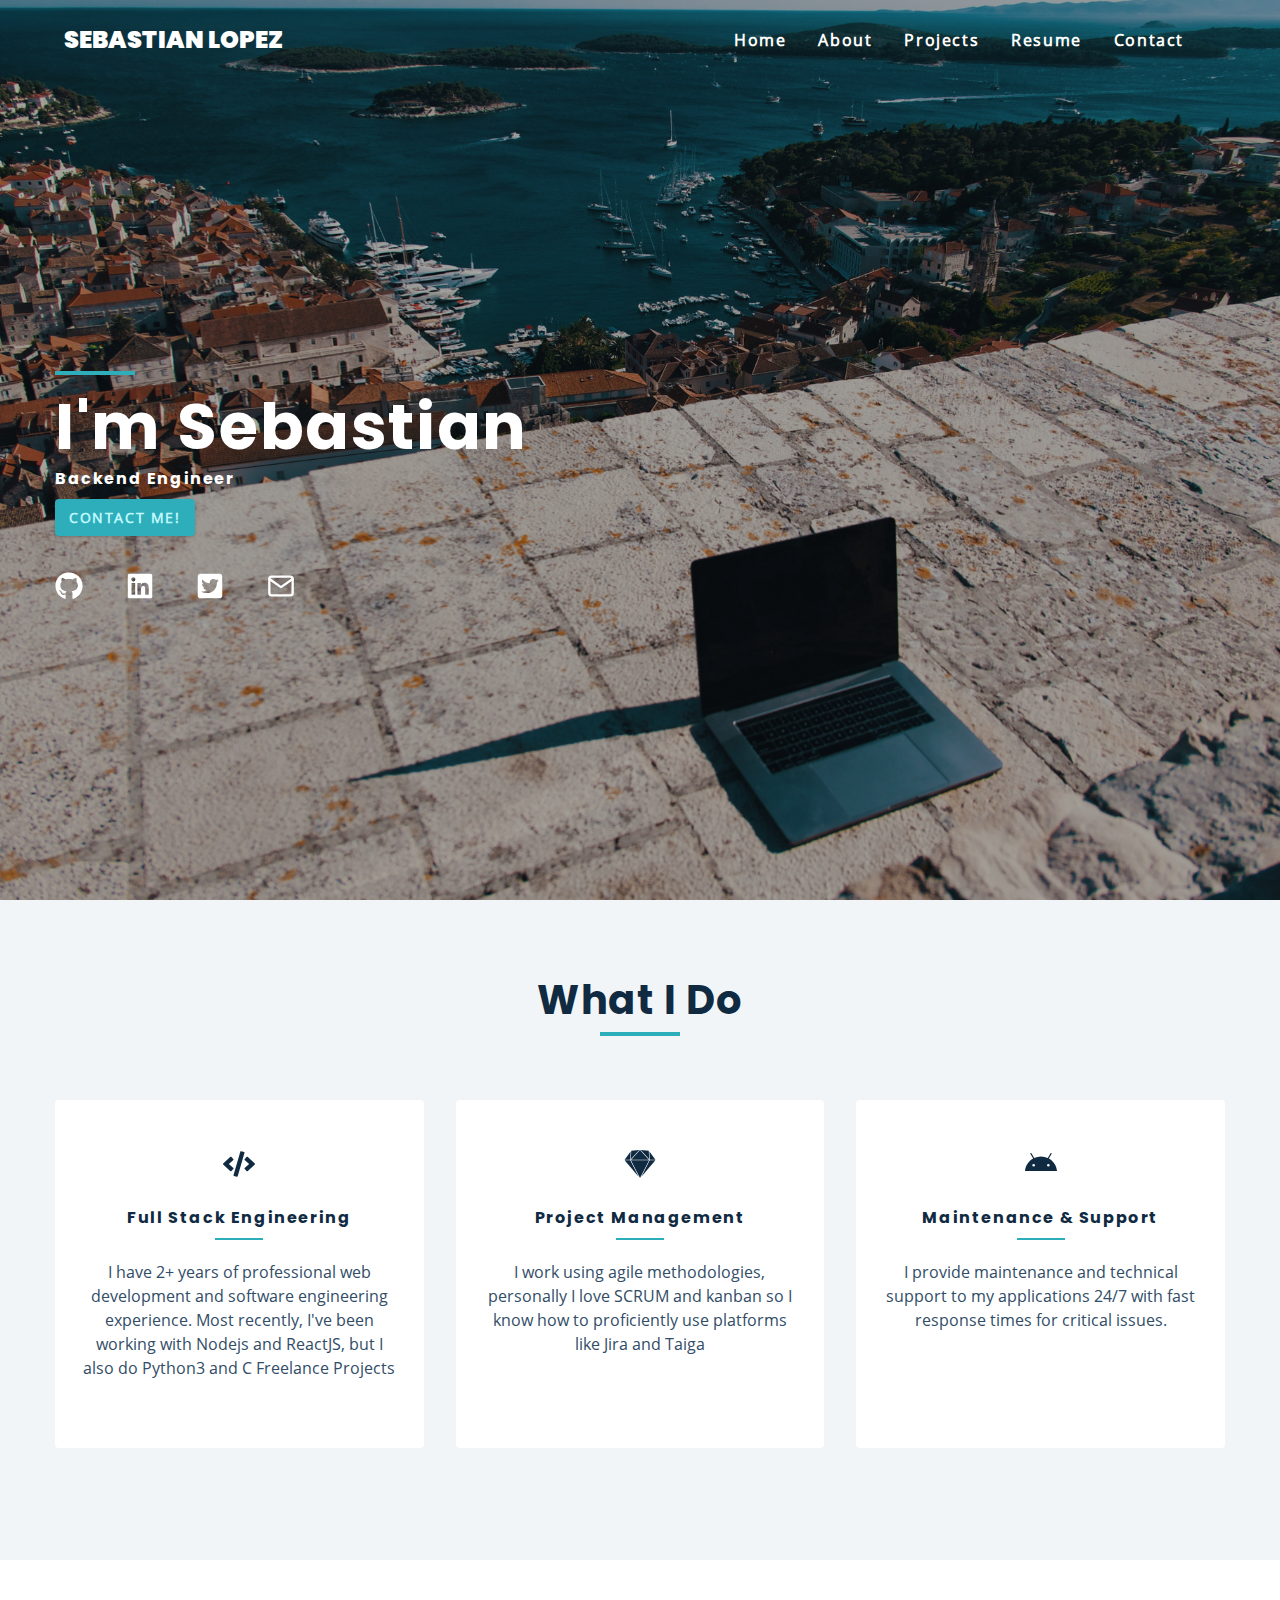
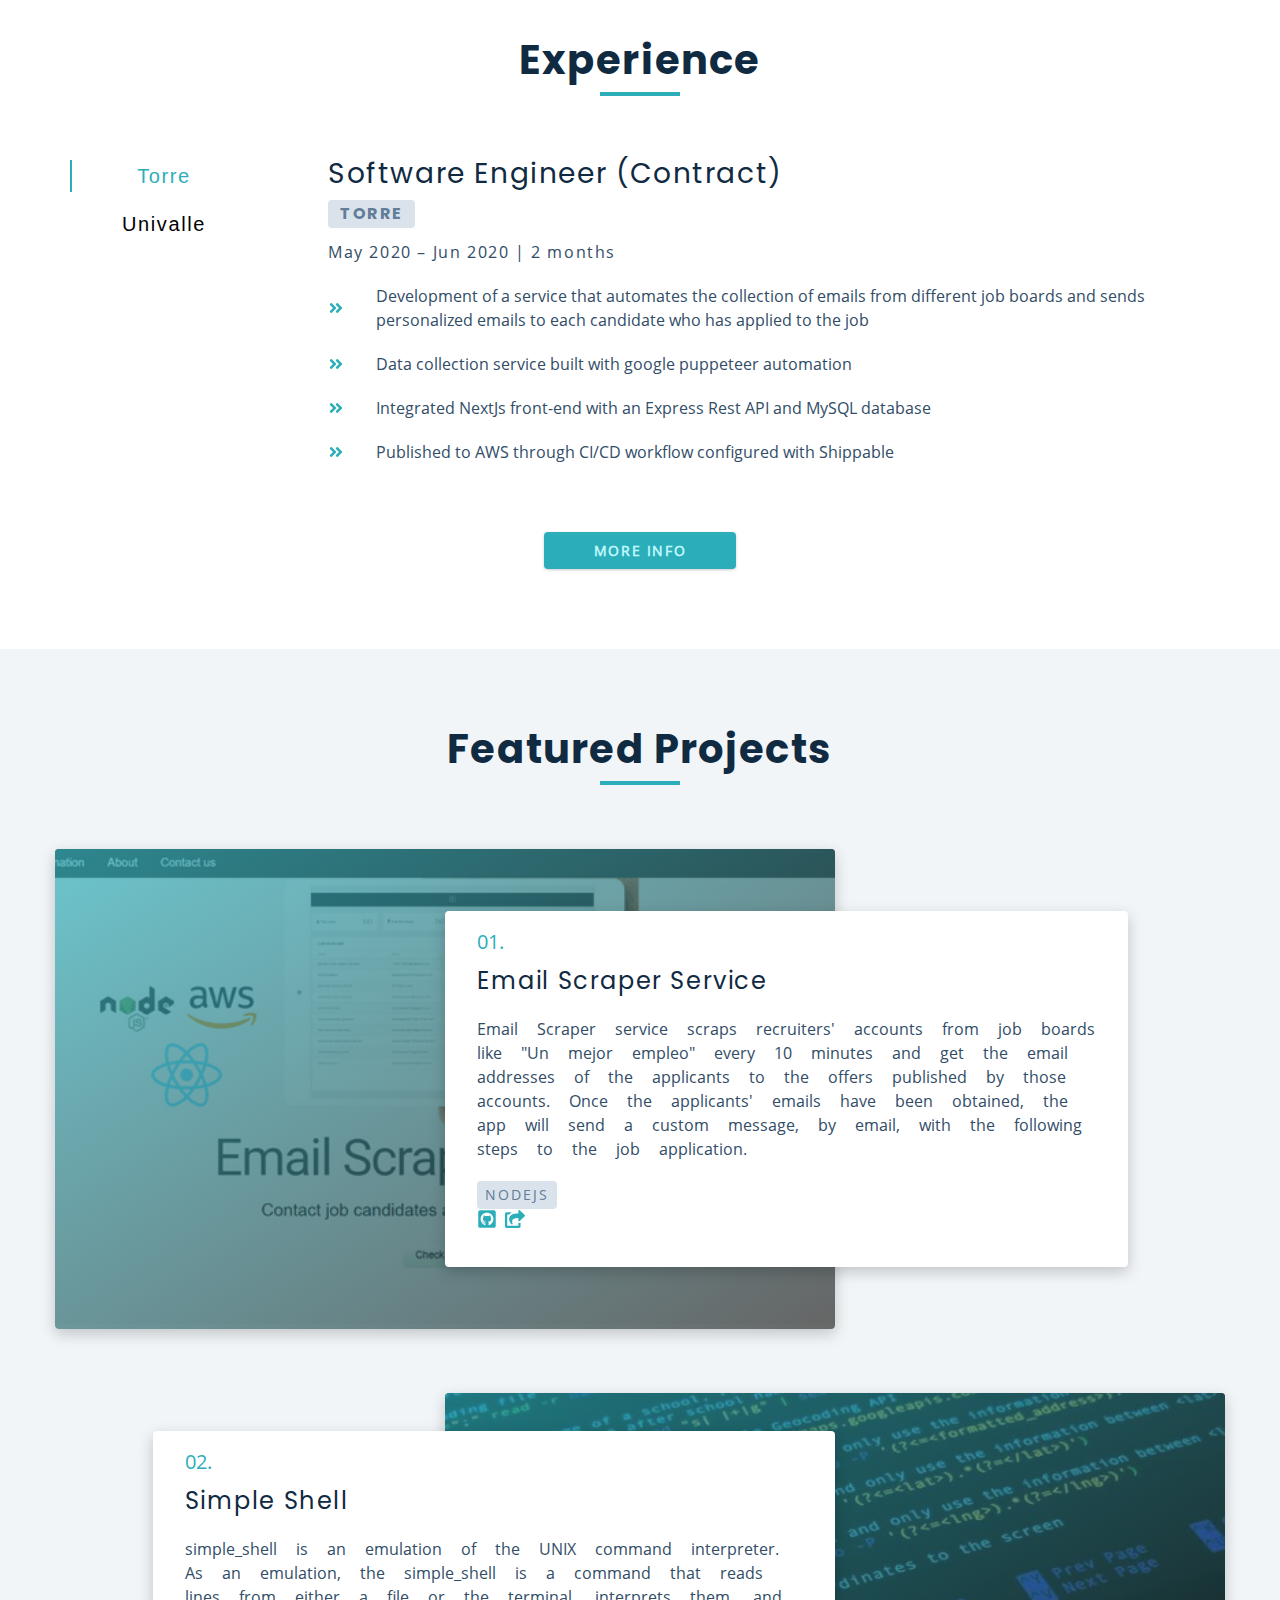
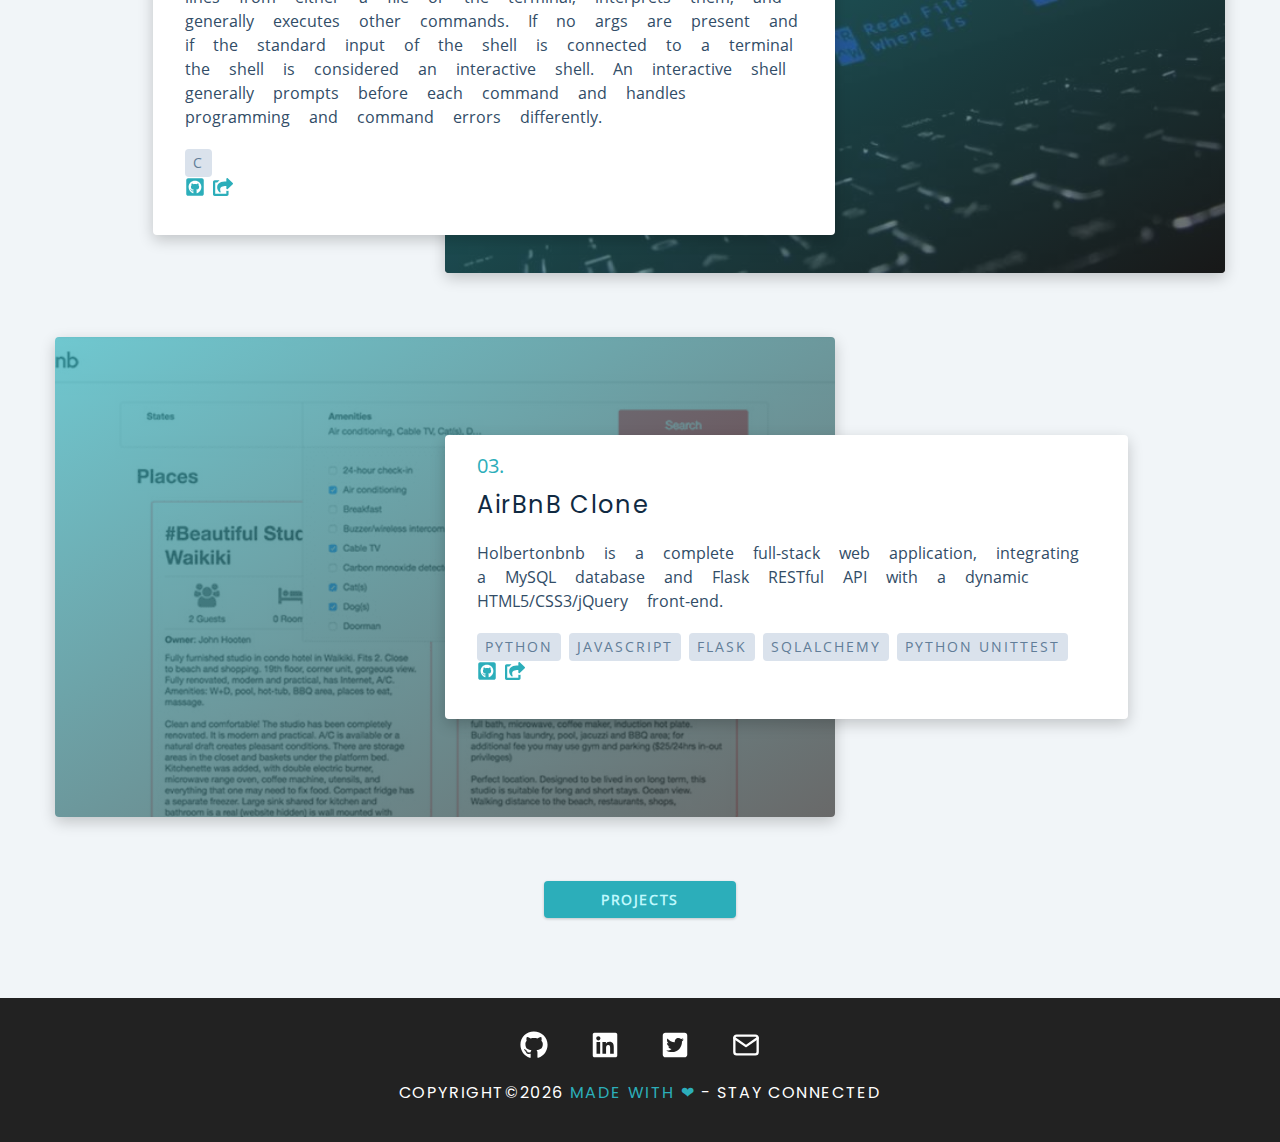
<file: index.html>
<!DOCTYPE html><html lang="en"><head><meta charSet="utf-8"/><meta http-equiv="x-ua-compatible" content="ie=edge"/><meta name="viewport" content="width=device-width, initial-scale=1, shrink-to-fit=no"/><style data-href="/styles.3a00c752edc36fd9efd4.css">:root{--clr-primary-1:#044e53;--clr-primary-2:#0a6c75;--clr-primary-3:#0e7c86;--clr-primary-4:#149199;--clr-primary-5:#2caeba;--clr-primary-6:#37bcc8;--clr-primary-7:#52d1da;--clr-primary-8:#88ebf2;--clr-primary-9:#bff8fd;--clr-primary-10:#e0fcff;--clr-grey-1:#102a42;--clr-grey-3:#324d67;--clr-grey-4:#48647f;--clr-grey-5:#617d98;--clr-grey-8:#bcccdc;--clr-grey-9:#dae2ec;--clr-grey-10:#f1f5f8;--clr-green-dark:#1d9527;--clr-red-dark:#bb2525;--clr-red-light:#e66b6b;--clr-white:#fff;--ff-primary:"Poppins",sans-serif;--ff-secondary:"Open Sans",sans-serif;--transition:all 0.3s linear;--spacing:0.1rem;--radius:0.25rem;--light-shadow:0 5px 15px rgba(0,0,0,0.1);--dark-shadow:0 5px 15px rgba(0,0,0,0.2);--max-width:1170px;--fixed-width:700px}*,:after,:before{margin:0;padding:0;box-sizing:border-box}body{font-family:var(--ff-secondary);background:var(--clr-white);color:var(--clr-grey-1);line-height:1.5;font-size:.875rem;margin-top:5rem}ul{list-style-type:none}a{text-decoration:none}h1,h2,h3,h4{letter-spacing:var(--spacing);text-transform:capitalize;line-height:1.25;margin-bottom:.75rem;font-family:var(--ff-primary)}h1{font-size:3rem}h2{font-size:2rem}h3{font-size:1.25rem}h4{font-size:.875rem}p{margin-bottom:1.25rem;color:var(--clr-grey-3)}@media screen and (min-width:800px){h1{font-size:4rem}h2{font-size:2.5rem}h3{font-size:1.75rem}body,h4{font-size:1rem}h1,h2,h3,h4{line-height:1}}.btn{text-transform:uppercase;background:var(--clr-primary-5);color:var(--clr-primary-9);padding:.375rem .75rem;letter-spacing:var(--spacing);display:inline-block;font-weight:700;transition:var(--transition);font-size:.875rem;border:2px solid transparent;cursor:pointer;box-shadow:0 1px 3px rgba(0,0,0,.2);border-radius:var(--radius)}.btn:hover{color:var(--clr-primary-1);background:var(--clr-primary-8)}.center-btn{display:block;width:12rem;text-align:center;margin:3rem auto 0}.section{padding:5rem 0}.section-center{width:90vw;margin:0 auto;max-width:1170px}@media screen and (min-width:992px){.section-center{width:95vw}}.underline{width:5rem;height:.25rem;margin-bottom:1.25rem;background:var(--clr-primary-5);margin-left:auto;margin-right:auto}.section-title{margin-bottom:4rem;text-align:center}.bg-grey{background:var(--clr-grey-10)}.social-links{margin-top:2rem;width:15rem;display:flex;justify-content:space-between}.social-link{font-size:1.75rem;color:var(--clr-grey-1);transition:var(--transition)}.social-link:hover{color:var(--clr-primary-5)}.navbar{position:absolute;top:0;left:0;width:100%;height:5rem;display:flex;align-items:center;z-index:200;background:var(--clr-white)}.nav-center{width:90vw;max-width:1170px;margin:0 auto}.nav-header{display:flex;justify-content:space-between;align-items:center}.nav-header img{margin-bottom:.375rem}.toggle-btn{font-size:2rem;background:transparent;border-color:transparent;color:var(--clr-primary-5);cursor:pointer;transition:var(--transition)}.toggle-btn:hover{color:var(--clr-primary-2)}.nav-links{display:none}@media screen and (min-width:768px){.toggle-btn{display:none}.nav-links{display:flex;justify-content:flex-end}.nav-links li{margin-right:2rem}.nav-links a{text-transform:capitalize;color:var(--clr-grey-1);font-weight:700;letter-spacing:var(--spacing);transition:var(--transition);padding:.5rem 0}.nav-links a:hover{color:var(--clr-primary-5);box-shadow:0 2px var(--clr-primary-5)}.home-nav-links a{color:var(--clr-white)}.nav-center{display:grid;grid-template-columns:auto 1fr;align-items:center}}@media screen and (min-width:768px){.navbar{background:transparent}}.sidebar{background:var(--clr-grey-10);position:fixed;top:0;left:0;width:100%;height:100%;z-index:999;display:grid;place-items:center;opacity:0;transition:var(--transition);transform:translateX(-100%)}.show-sidebar{opacity:1;transform:translateX(0)}.sidebar-links li{opacity:0}.sidebar-links li a{display:block;text-align:center;text-transform:capitalize;color:var(--clr-grey-5);letter-spacing:var(--spacing);margin-bottom:.5rem;font-size:2rem;transition:var(--transition);border-radius:var(--radius)}.sidebar-links li a:hover{background:var(--clr-primary-9);color:var(--clr-primary-5)}.close-btn{position:absolute;right:4.75%;top:2.75%;font-size:2.5rem;background:transparent;border-color:transparent;color:var(--clr-red-dark);cursor:pointer}@media screen and (min-width:992px){.sidebar{transform:translateX(-100%)}}.sidebar-links li{animation:slideRight .5s ease-in-out .3s forwards}.sidebar-links li:first-of-type{animation-delay:.25s}.sidebar-links li:nth-of-type(2){animation-delay:.5s}.sidebar-links li:nth-of-type(3){animation-delay:.75s}.sidebar-links li:nth-of-type(4){animation-delay:1s}.sidebar-links li:nth-of-type(5){animation-delay:1.25s}@keyframes slideRight{0%{transform:translateX(-200px);opacity:0}to{transform:translateX(0);opacity:1}}.sidebar-icons li{opacity:0;animation:slideUp .5s ease-in-out .3s forwards}.sidebar-icons li:first-of-type{animation-delay:.25s}.sidebar-icons li:nth-of-type(2){animation-delay:.5s}.sidebar-icons li:nth-of-type(3){animation-delay:.75s}.sidebar-icons li:nth-of-type(4){animation-delay:1s}.sidebar-icons li:nth-of-type(5){animation-delay:1.25s}@keyframes slideUp{0%{transform:translateY(200px);opacity:0}to{transform:translateY(0);opacity:1}}.hero{background:var(--clr-primary-10);position:relative}.hero,.hero-background-img{margin-top:-5rem;padding-top:5rem;height:100vh}.hero-background-img{width:100%}.hero-center{height:100%;display:grid;align-items:center}.hero .underline{margin-bottom:.5rem;margin-left:0}.hero-info{background:transparent}.hero-img{display:none}.hero-info h1,.hero-info h4{color:var(--clr-white)}.hero-icons{justify-items:flex-start}.hero .btn{margin-top:1.25rem}.hero-info .social-link{color:#fff}.hero-info .social-link:hover{color:var(--clr-primary-5)}.hero-info .underline{margin-left:0}@media screen and (min-width:992px){.hero:before{content:"";position:absolute;top:0;left:65%;right:0;bottom:0;background:var(--clr-white)}.hero-center{grid-template-columns:repeat(12,1fr)}.hero h4{font-size:.85rem}.hero-info{grid-row:1/1;grid-column:1/span 8}.hero-img{display:block;grid-row:1/1;grid-column:6/-1}}@media screen and (min-width:1170px){.hero h4{font-size:1rem}.hero-info{grid-column:1/span 8}.hero h4{line-height:1}}.service{background:var(--clr-white);padding:3rem 1.5rem;margin-bottom:2rem;border-radius:var(--radius);text-align:center;transition:var(--transition)}.service-icon{font-size:2rem;margin-bottom:1.5rem}.service .underline{width:3rem;height:.12rem}.service .underline,.service p{transition:var(--transition)}.service:hover{background:var(--clr-primary-5)}.service:hover,.service:hover p{color:var(--clr-primary-9)}.service:hover .underline{background:var(--clr-primary-9)}@media screen and (min-width:676px){.services-center{display:grid;grid-template-columns:1fr 1fr;-webkit-column-gap:2rem;column-gap:2rem}}@media screen and (min-width:992px){.services-center{grid-template-columns:1fr 1fr 1fr}}.jobs-center{width:80vw;margin:0 auto;max-width:var(--max-width)}.btn-container{display:flex;flex-direction:row;justify-content:center;margin-bottom:4rem}.job-btn{background:transparent;border-color:transparent;text-transform:capitalize;font-size:1.25rem;letter-spacing:var(--spacing);margin:0 .5rem;transition:var(--transition);cursor:pointer;padding:.25rem 0;line-height:1}.active-btn,.job-btn:hover{color:var(--clr-primary-5);box-shadow:0 2px var(--clr-primary-5)}.job-info{min-height:300px}.job-info h3{font-weight:400}.job-info h4{text-transform:uppercase;color:var(--clr-grey-5);background:var(--clr-grey-9);display:inline-block;padding:.375rem .75rem;border-radius:var(--radius)}.job-date{letter-spacing:var(--spacing)}.job-desc{display:grid;grid-template-columns:auto 1fr;-webkit-column-gap:2rem;column-gap:2rem;align-items:center;margin-bottom:1.25rem}.job-desc p{margin-bottom:0;color:var(--clr-grey-3)}.job-icon{color:var(--clr-primary-5)}@media screen and (min-width:992px){.jobs-center{width:90vw;display:grid;grid-template-columns:200px 1fr;-webkit-column-gap:4rem;column-gap:4rem}.btn-container{flex-direction:column;justify-content:flex-start}.job-btn{margin-bottom:1rem}.active-btn,.job-btn:hover{box-shadow:-2px 0 var(--clr-primary-5)}}.projects{background:var(--clr-grey-10)}.project{display:grid;margin-bottom:4rem}.project-img{border-top-left-radius:var(--radius);border-top-right-radius:var(--radius);height:19rem;z-index:1}.project-img:after{content:"";position:absolute;top:0;left:0;width:100%;height:100%;background:linear-gradient(to bottom right,var(--clr-primary-5),#222);opacity:.68;transition:var(--transition)}.project:hover .project-img:after{opacity:0}.project-info{background:var(--clr-white);padding:1rem 2rem;border-bottom-left-radius:var(--radius);border-bottom-right-radius:var(--radius)}.project-number{display:inline-block;font-size:1.25rem;color:var(--clr-primary-5);margin-bottom:.75rem}.project-info h3{font-weight:500;margin-bottom:1.5rem;font-size:1.5rem}.project-desc{word-spacing:15px;color:var(--clr-grey-3)}.project-stack{margin-bottom:1rem}.about-stack span,.project-stack span{display:inline-block;background:var(--clr-grey-9);color:var(--clr-grey-5);margin-right:.5rem;padding:.25rem .5rem;border-radius:var(--radius);text-transform:uppercase;letter-spacing:2px;font-size:.85rem}.about-stack span{margin-top:.5rem}.project-icon{color:var(--clr-primary-5);font-size:1.25rem;margin-right:.5rem;transition:var(--transition)}.project-icon:hover{color:var(--clr-primary-1)}@media screen and (min-width:576px){.project-img{height:19rem}}@media screen and (min-width:768px){.project-img{height:22rem}}@media screen and (min-width:992px){.project{grid-template-columns:repeat(12,1fr);align-items:center}.project-img{grid-column:1/span 8;height:30rem}.project-img,.project-info{grid-row:1/1;border-radius:var(--radius);box-shadow:var(--dark-shadow)}.project-info{z-index:1;grid-column:5/12}.project:nth-of-type(2n) .project-img{grid-column:5/-1;grid-row:1/1}.project:nth-of-type(2n) .project-info{grid-column:2/span 7;grid-row:1/1;text-align:left}}.blog{display:block;margin-bottom:2rem;background:var(--clr-grey-10);border-radius:var(--radius);box-shadow:var(--light-shadow);transition:var(--transition)}.blog:hover{box-shadow:var(--dark-shadow);transform:scale(1.02)}.blog article{height:100%;display:grid;grid-template-rows:auto 1fr}.blog-card{display:grid;grid-template-rows:auto 1fr auto}.blog-img{border-top-left-radius:var(--radius);border-top-right-radius:var(--radius);height:15rem}.blog-card{padding:1.5rem 1rem}.blog-card h4{color:var(--clr-grey-1)}.blog-footer{display:flex;justify-content:space-between;align-items:center}.blog-footer p{margin-bottom:0;font-weight:700;color:var(--clr-grey-5)}.blog-footer p:first-of-type{display:inline-block;background:var(--clr-grey-9);color:var(--clr-grey-5);margin-right:.5rem;padding:.25rem .5rem;border-radius:var(--radius);text-transform:uppercase;letter-spacing:2px;font-size:.85rem}@media screen and (min-width:576px){.blogs-center{display:grid;grid-template-columns:repeat(auto-fill,minmax(368px,1fr));-webkit-column-gap:2rem;column-gap:2rem}.blog-img{height:17.5rem}}@media screen and (min-width:850px){.blog-img{height:13.75rem}}.footer{height:9rem;background:#222;text-align:center;display:grid;place-items:center}.footer h4{margin-top:.5rem;color:var(--clr-white);font-weight:400;text-transform:uppercase}.footer h4 span{color:var(--clr-primary-5)}.footer-links{margin:0 auto 1rem}.footer .social-link{color:var(--clr-white)}.footer .social-link:hover{color:var(--clr-primary-5)}.about-page,.blog-page,.blog-template,.contact-page,.error-page,.projects-page{background:var(--clr-grey-10);min-height:calc(100vh - 14rem)}.error-page{display:grid;place-items:center;background:var(--clr-primary-10);text-align:center}.error-page h1{text-transform:uppercase;color:var(--clr-primary-1);margin-bottom:2rem}.blog-page .blog{background:var(--clr-white)}.about-page{padding:7rem 0}.about-img{margin-bottom:2rem;height:25rem}.about-text .section-title{margin-bottom:2rem;text-align:left}.about-text .underline{margin-left:0;margin-right:0}.about-text p{line-height:2}.stack-container{width:30rem;display:grid;grid-template-columns:1fr 1fr 1fr;row-gap:.5rem}.stack-container span{text-transform:uppercase;display:flex;align-items:center;letter-spacing:1px;color:var(--clr-grey-4)}.stack-icon{color:var(--clr-primary-5);margin-right:.25rem;font-size:1rem}@media screen and (min-width:992px){.about-center{display:grid;grid-template-columns:repeat(12,1fr);align-items:center;-webkit-column-gap:4rem;column-gap:4rem}.about-img{grid-column:1/span 5;margin-bottom:0}.about-text{grid-column:6/-1}}.contact-page{display:grid;place-items:center;padding:5rem 0}.contact-form{background:var(--clr-white);border-radius:var(--radius);text-align:center;box-shadow:var(--light-shadow);transition:var(--transition);width:90vw;max-width:35rem}.contact-form:hover{box-shadow:var(--dark-shadow)}.contact-form h3{padding-top:1.25rem;color:var(--clr-grey-5)}.form-group{padding:1rem 1.5rem}.form-control{display:block;width:100%;padding:.75rem 1rem;border:none;margin-bottom:1.25rem;background:var(--clr-grey-10);border-radius:var(--radius);text-transform:uppercase;letter-spacing:var(--spacing)}.form-control::-webkit-input-placeholder{font-family:var(--ff-primary);color:var(--clr-grey-1);text-transform:uppercase;letter-spacing:var(--spacing)}.form-control:-ms-input-placeholder{font-family:var(--ff-primary);color:var(--clr-grey-1);text-transform:uppercase;letter-spacing:var(--spacing)}.form-control::-ms-input-placeholder{font-family:var(--ff-primary);color:var(--clr-grey-1);text-transform:uppercase;letter-spacing:var(--spacing)}.form-control::placeholder{font-family:var(--ff-primary);color:var(--clr-grey-1);text-transform:uppercase;letter-spacing:var(--spacing)}.submit-btn{display:block;width:100%;padding:1rem;border-bottom-left-radius:var(--radius);border-bottom-right-radius:var(--radius);border-top-right-radius:0;border-top-left-radius:0}.blog-template{padding:5rem 0}.blog-template h1,.blog-template h2{text-align:center}.blog-template ul{margin-top:2rem;display:inline-block}.blog-template ul li{background:var(--clr-grey-9);color:var(--clr-grey-5);padding:.5rem 1rem;margin:1rem 0;text-transform:uppercase}.blog-template blockquote{background:var(--clr-primary-9);border-radius:var(--radius);padding:1rem;line-height:2;color:var(--clr-primary-5);margin:2rem 0}.blog-template pre{background:#222;color:#ff0;overflow-x:scroll;padding:1rem 1.5rem;border-radius:var(--radius)}.blog-template img{width:15rem;height:15rem;margin:3rem 0}.gif{display:block;width:auto;height:300px;box-shadow:0 3px 5px rgba(67,166,153,.15),0 5px 16px rgba(67,166,153,.15);margin:.4125rem auto .825rem}.error-container{margin:5rem 0}.navbar-brand{text-transform:uppercase;font-weight:900;font-family:var(--ff-primary);font-size:1.5rem;cursor:pointer}.home-navbar-brand,.navbar-brand{color:var(--clr-grey-1)}@media screen and (min-width:768px){.home-navbar-brand{color:var(--clr-white)}}</style><meta name="generator" content="Gatsby 2.21.0"/><title data-react-helmet="true">Sebastian Lopez H | Sebastian Lopez H | Software Developer | Freelancer</title><meta data-react-helmet="true" name="description" content="Hire Professional Python &amp; NodeJs Developer. Building solutions for Back-end API&#x27;s"/><meta data-react-helmet="true" name="image" content="/twitter-img.png"/><meta data-react-helmet="true" name="twitter:card" content="summary_large_image"/><meta data-react-helmet="true" name="twitter:creator" content="@sebaslherrera"/><meta data-react-helmet="true" name="twitter:title" content="Sebastian Lopez H | Software Developer | Freelancer"/><meta data-react-helmet="true" name="twitter:description" content="This is FullStack Portfolio Site"/><meta data-react-helmet="true" name="twitter:image" content="https://sebaslherrera.github.io/twitter-img.png"/><meta data-react-helmet="true" property="og:site_name" content="Sebastian Lopez H | Software Developer | Freelancer"/><meta data-react-helmet="true" property="og:title" content="Sebastian Lopez H | Software Developer | Freelancer"/><meta data-react-helmet="true" property="og:description" content="Hire Professional Python &amp; NodeJs Developer. Building solutions for Back-end API&#x27;s"/><meta data-react-helmet="true" property="og:image" itemProp="image" content="https://sebaslherrera.github.io/twitter-img.png"/><meta data-react-helmet="true" property="og:type" content="website"/><link rel="sitemap" type="application/xml" href="/sitemap.xml"/><link rel="preload" as="font" type="font/woff2" crossorigin="anonymous" href="/google-fonts/s/opensans/v17/mem8YaGs126MiZpBA-UFVZ0b.woff2"/><link rel="preload" as="font" type="font/woff2" crossorigin="anonymous" href="/google-fonts/s/poppins/v12/pxiByp8kv8JHgFVrLBT5Z1xlFQ.woff2"/><link rel="preload" as="font" type="font/woff2" crossorigin="anonymous" href="/google-fonts/s/poppins/v12/pxiByp8kv8JHgFVrLCz7Z1xlFQ.woff2"/><link rel="preload" as="font" type="font/woff2" crossorigin="anonymous" href="/google-fonts/s/poppins/v12/pxiEyp8kv8JHgFVrJJfecg.woff2"/><link rel="preload" as="font" type="font/woff2" crossorigin="anonymous" href="/google-fonts/s/roboto/v20/KFOlCnqEu92Fr1MmWUlfBBc4.woff2"/><link rel="preload" as="font" type="font/woff2" crossorigin="anonymous" href="/google-fonts/s/roboto/v20/KFOmCnqEu92Fr1Mu4mxK.woff2"/><style type="text/css">@font-face{font-family:Roboto;font-style:normal;font-weight:400;src:local('Roboto'),local('Roboto-Regular'),url(/google-fonts/s/roboto/v20/KFOmCnqEu92Fr1Mu4mxK.woff2) format('woff2'),url(/google-fonts/s/roboto/v20/KFOmCnqEu92Fr1Mu4mxM.woff) format('woff');font-display: swap;}@font-face{font-family:Roboto;font-style:normal;font-weight:700;src:local('Roboto Bold'),local('Roboto-Bold'),url(/google-fonts/s/roboto/v20/KFOlCnqEu92Fr1MmWUlfBBc4.woff2) format('woff2'),url(/google-fonts/s/roboto/v20/KFOlCnqEu92Fr1MmWUlfBBc-.woff) format('woff');font-display: swap;}@font-face{font-family:'Open Sans';font-style:normal;font-weight:400;src:local('Open Sans Regular'),local('OpenSans-Regular'),url(/google-fonts/s/opensans/v17/mem8YaGs126MiZpBA-UFVZ0b.woff2) format('woff2'),url(/google-fonts/s/opensans/v17/mem8YaGs126MiZpBA-UFVZ0d.woff) format('woff');font-display: swap;}@font-face{font-family:Poppins;font-style:normal;font-weight:400;src:local('Poppins Regular'),local('Poppins-Regular'),url(/google-fonts/s/poppins/v12/pxiEyp8kv8JHgFVrJJfecg.woff2) format('woff2'),url(/google-fonts/s/poppins/v12/pxiEyp8kv8JHgFVrJJfedA.woff) format('woff');font-display: swap;}@font-face{font-family:Poppins;font-style:normal;font-weight:700;src:local('Poppins Bold'),local('Poppins-Bold'),url(/google-fonts/s/poppins/v12/pxiByp8kv8JHgFVrLCz7Z1xlFQ.woff2) format('woff2'),url(/google-fonts/s/poppins/v12/pxiByp8kv8JHgFVrLCz7Z1xlEw.woff) format('woff');font-display: swap;}@font-face{font-family:Poppins;font-style:normal;font-weight:900;src:local('Poppins Black'),local('Poppins-Black'),url(/google-fonts/s/poppins/v12/pxiByp8kv8JHgFVrLBT5Z1xlFQ.woff2) format('woff2'),url(/google-fonts/s/poppins/v12/pxiByp8kv8JHgFVrLBT5Z1xlEw.woff) format('woff');font-display: swap;}</style><link as="script" rel="preload" href="/webpack-runtime-1b232e6f28fb6ae60662.js"/><link as="script" rel="preload" href="/framework-765e22598f156804c016.js"/><link as="script" rel="preload" href="/styles-5379f07abcd59a0e64bf.js"/><link as="script" rel="preload" href="/app-b2d4c9e0b2dad35f75f6.js"/><link as="script" rel="preload" href="/1bfc9850-d7630b056e1758785a17.js"/><link as="script" rel="preload" href="/5e2a4920-94d1cac3004333fbb11f.js"/><link as="script" rel="preload" href="/605a5af4c377639698e51fcc98960cf3a4b9e340-a2fd0dbd9c6887c5d88c.js"/><link as="script" rel="preload" href="/46187a1112b3879093805b73285fa8251e7ab0de-d8a50636be5b2b15754f.js"/><link as="script" rel="preload" href="/component---src-pages-index-js-37bb43b0050aa6f5a4df.js"/><link as="fetch" rel="preload" href="/page-data/index/page-data.json" crossorigin="anonymous"/><link as="fetch" rel="preload" href="/page-data/app-data.json" crossorigin="anonymous"/></head><body><div id="___gatsby"><div style="outline:none" tabindex="-1" id="gatsby-focus-wrapper"><nav class="navbar"><div class="nav-center"><div class="nav-header"><a aria-current="page" class="navbar-brand" href="/">Sebastian Lopez</a><button type="button" class="toggle-btn"><svg stroke="currentColor" fill="currentColor" stroke-width="0" viewBox="0 0 448 512" height="1em" width="1em" xmlns="http://www.w3.org/2000/svg"><path d="M16 224h416a16 16 0 0 0 16-16v-32a16 16 0 0 0-16-16H16a16 16 0 0 0-16 16v32a16 16 0 0 0 16 16zm416 192H16a16 16 0 0 0-16 16v32a16 16 0 0 0 16 16h416a16 16 0 0 0 16-16v-32a16 16 0 0 0-16-16zm3.17-384H172.83A12.82 12.82 0 0 0 160 44.83v38.34A12.82 12.82 0 0 0 172.83 96h262.34A12.82 12.82 0 0 0 448 83.17V44.83A12.82 12.82 0 0 0 435.17 32zm0 256H172.83A12.82 12.82 0 0 0 160 300.83v38.34A12.82 12.82 0 0 0 172.83 352h262.34A12.82 12.82 0 0 0 448 339.17v-38.34A12.82 12.82 0 0 0 435.17 288z"></path></svg></button></div><ul class="page-links nav-links"><li><a aria-current="page" class="" href="/">home</a></li><li><a href="/about/">about</a></li><li><a href="/projects/">projects</a></li><li><a href="https://drive.google.com/file/d/1Q3PMSAKsybxlhnqpPbjWHgran7kPx_o8/view?usp=sharing" target="__blank">resume</a></li><li><a href="/contact/">contact</a></li></ul></div></nav><aside class="sidebar "><button class="close-btn"><svg stroke="currentColor" fill="currentColor" stroke-width="0" viewBox="0 0 352 512" height="1em" width="1em" xmlns="http://www.w3.org/2000/svg"><path d="M242.72 256l100.07-100.07c12.28-12.28 12.28-32.19 0-44.48l-22.24-22.24c-12.28-12.28-32.19-12.28-44.48 0L176 189.28 75.93 89.21c-12.28-12.28-32.19-12.28-44.48 0L9.21 111.45c-12.28 12.28-12.28 32.19 0 44.48L109.28 256 9.21 356.07c-12.28 12.28-12.28 32.19 0 44.48l22.24 22.24c12.28 12.28 32.2 12.28 44.48 0L176 322.72l100.07 100.07c12.28 12.28 32.2 12.28 44.48 0l22.24-22.24c12.28-12.28 12.28-32.19 0-44.48L242.72 256z"></path></svg></button><div class="side-container"><ul class="page-links "><li><a aria-current="page" class="" href="/">home</a></li><li><a href="/about/">about</a></li><li><a href="/projects/">projects</a></li><li><a href="https://drive.google.com/file/d/1Q3PMSAKsybxlhnqpPbjWHgran7kPx_o8/view?usp=sharing" target="__blank">resume</a></li><li><a href="/contact/">contact</a></li></ul><ul class="social-links "><li><a href="https://github.com/sebaslherrera" class="social-link" target="_blank" rel="noopener noreferrer"><svg stroke="currentColor" fill="currentColor" stroke-width="0" viewBox="0 0 496 512" class="social-icon" height="1em" width="1em" xmlns="http://www.w3.org/2000/svg"><path d="M165.9 397.4c0 2-2.3 3.6-5.2 3.6-3.3.3-5.6-1.3-5.6-3.6 0-2 2.3-3.6 5.2-3.6 3-.3 5.6 1.3 5.6 3.6zm-31.1-4.5c-.7 2 1.3 4.3 4.3 4.9 2.6 1 5.6 0 6.2-2s-1.3-4.3-4.3-5.2c-2.6-.7-5.5.3-6.2 2.3zm44.2-1.7c-2.9.7-4.9 2.6-4.6 4.9.3 2 2.9 3.3 5.9 2.6 2.9-.7 4.9-2.6 4.6-4.6-.3-1.9-3-3.2-5.9-2.9zM244.8 8C106.1 8 0 113.3 0 252c0 110.9 69.8 205.8 169.5 239.2 12.8 2.3 17.3-5.6 17.3-12.1 0-6.2-.3-40.4-.3-61.4 0 0-70 15-84.7-29.8 0 0-11.4-29.1-27.8-36.6 0 0-22.9-15.7 1.6-15.4 0 0 24.9 2 38.6 25.8 21.9 38.6 58.6 27.5 72.9 20.9 2.3-16 8.8-27.1 16-33.7-55.9-6.2-112.3-14.3-112.3-110.5 0-27.5 7.6-41.3 23.6-58.9-2.6-6.5-11.1-33.3 2.6-67.9 20.9-6.5 69 27 69 27 20-5.6 41.5-8.5 62.8-8.5s42.8 2.9 62.8 8.5c0 0 48.1-33.6 69-27 13.7 34.7 5.2 61.4 2.6 67.9 16 17.7 25.8 31.5 25.8 58.9 0 96.5-58.9 104.2-114.8 110.5 9.2 7.9 17 22.9 17 46.4 0 33.7-.3 75.4-.3 83.6 0 6.5 4.6 14.4 17.3 12.1C428.2 457.8 496 362.9 496 252 496 113.3 383.5 8 244.8 8zM97.2 352.9c-1.3 1-1 3.3.7 5.2 1.6 1.6 3.9 2.3 5.2 1 1.3-1 1-3.3-.7-5.2-1.6-1.6-3.9-2.3-5.2-1zm-10.8-8.1c-.7 1.3.3 2.9 2.3 3.9 1.6 1 3.6.7 4.3-.7.7-1.3-.3-2.9-2.3-3.9-2-.6-3.6-.3-4.3.7zm32.4 35.6c-1.6 1.3-1 4.3 1.3 6.2 2.3 2.3 5.2 2.6 6.5 1 1.3-1.3.7-4.3-1.3-6.2-2.2-2.3-5.2-2.6-6.5-1zm-11.4-14.7c-1.6 1-1.6 3.6 0 5.9 1.6 2.3 4.3 3.3 5.6 2.3 1.6-1.3 1.6-3.9 0-6.2-1.4-2.3-4-3.3-5.6-2z"></path></svg></a></li><li><a href="https://www.linkedin.com/in/sebaslherrera/" class="social-link" target="_blank" rel="noopener noreferrer"><svg stroke="currentColor" fill="currentColor" stroke-width="0" viewBox="0 0 448 512" class="social-icon" height="1em" width="1em" xmlns="http://www.w3.org/2000/svg"><path d="M416 32H31.9C14.3 32 0 46.5 0 64.3v383.4C0 465.5 14.3 480 31.9 480H416c17.6 0 32-14.5 32-32.3V64.3c0-17.8-14.4-32.3-32-32.3zM135.4 416H69V202.2h66.5V416zm-33.2-243c-21.3 0-38.5-17.3-38.5-38.5S80.9 96 102.2 96c21.2 0 38.5 17.3 38.5 38.5 0 21.3-17.2 38.5-38.5 38.5zm282.1 243h-66.4V312c0-24.8-.5-56.7-34.5-56.7-34.6 0-39.9 27-39.9 54.9V416h-66.4V202.2h63.7v29.2h.9c8.9-16.8 30.6-34.5 62.9-34.5 67.2 0 79.7 44.3 79.7 101.9V416z"></path></svg></a></li><li><a href="https://twitter.com/sebaslherrera" class="social-link" target="_blank" rel="noopener noreferrer"><svg stroke="currentColor" fill="currentColor" stroke-width="0" viewBox="0 0 448 512" class="social-icon" height="1em" width="1em" xmlns="http://www.w3.org/2000/svg"><path d="M400 32H48C21.5 32 0 53.5 0 80v352c0 26.5 21.5 48 48 48h352c26.5 0 48-21.5 48-48V80c0-26.5-21.5-48-48-48zm-48.9 158.8c.2 2.8.2 5.7.2 8.5 0 86.7-66 186.6-186.6 186.6-37.2 0-71.7-10.8-100.7-29.4 5.3.6 10.4.8 15.8.8 30.7 0 58.9-10.4 81.4-28-28.8-.6-53-19.5-61.3-45.5 10.1 1.5 19.2 1.5 29.6-1.2-30-6.1-52.5-32.5-52.5-64.4v-.8c8.7 4.9 18.9 7.9 29.6 8.3a65.447 65.447 0 0 1-29.2-54.6c0-12.2 3.2-23.4 8.9-33.1 32.3 39.8 80.8 65.8 135.2 68.6-9.3-44.5 24-80.6 64-80.6 18.9 0 35.9 7.9 47.9 20.7 14.8-2.8 29-8.3 41.6-15.8-4.9 15.2-15.2 28-28.8 36.1 13.2-1.4 26-5.1 37.8-10.2-8.9 13.1-20.1 24.7-32.9 34z"></path></svg></a></li><li><a href="mailto:sebaslhdev@gmail.com" class="social-link" target="_blank" rel="noopener noreferrer"><svg stroke="currentColor" fill="none" stroke-width="2" viewBox="0 0 24 24" stroke-linecap="round" stroke-linejoin="round" class="social-icon" height="1em" width="1em" xmlns="http://www.w3.org/2000/svg"><path d="M4 4h16c1.1 0 2 .9 2 2v12c0 1.1-.9 2-2 2H4c-1.1 0-2-.9-2-2V6c0-1.1.9-2 2-2z"></path><polyline points="22,6 12,13 2,6"></polyline></svg></a></li></ul></div></aside><header><section class="sc-AxjAm bcMPWx" style="background-position:center;background-repeat:no-repeat;background-size:cover;position:relative;opacity:0.99"><style>
          .sc-AxjAm.bcMPWx:before,
          .sc-AxjAm.bcMPWx:after {
            content: '';
            display: block;
            position: absolute;
            width: 100%;
            height: 100%;
            top: 0;
            left: 0;
            
            transition: opacity 0.5s ease 250ms;
            background-position: center;
background-repeat: no-repeat;
background-size: cover;

          }
          .sc-AxjAm.bcMPWx:before {
            z-index: -100;
            background-image: linear-gradient(rgba(0, 0, 0, 0.3), rgba(0, 0, 0, 0.3)),url([data-uri]);
            
            opacity: 1; 
          }
          .sc-AxjAm.bcMPWx:after {
            z-index: -101;
            
            
            
          }
        </style><noscript><style>
    .sc-AxjAm.bcMPWx:before {
      opacity: 1;
      background-image: linear-gradient(rgba(0, 0, 0, 0.3), rgba(0, 0, 0, 0.3)),url('/static/38a528918955a747c2f4658115d5d659/74fd5/nomadic-julien.jpg');
    }</style></noscript><div class="section-center hero-center"><article class="hero-info"><div><div class="underline"></div><h1>I&#x27;m Sebastian</h1><h4>Backend engineer</h4><a class="btn" href="/contact">Contact me!</a><ul class="social-links "><li><a href="https://github.com/sebaslherrera" class="social-link" target="_blank" rel="noopener noreferrer"><svg stroke="currentColor" fill="currentColor" stroke-width="0" viewBox="0 0 496 512" class="social-icon" height="1em" width="1em" xmlns="http://www.w3.org/2000/svg"><path d="M165.9 397.4c0 2-2.3 3.6-5.2 3.6-3.3.3-5.6-1.3-5.6-3.6 0-2 2.3-3.6 5.2-3.6 3-.3 5.6 1.3 5.6 3.6zm-31.1-4.5c-.7 2 1.3 4.3 4.3 4.9 2.6 1 5.6 0 6.2-2s-1.3-4.3-4.3-5.2c-2.6-.7-5.5.3-6.2 2.3zm44.2-1.7c-2.9.7-4.9 2.6-4.6 4.9.3 2 2.9 3.3 5.9 2.6 2.9-.7 4.9-2.6 4.6-4.6-.3-1.9-3-3.2-5.9-2.9zM244.8 8C106.1 8 0 113.3 0 252c0 110.9 69.8 205.8 169.5 239.2 12.8 2.3 17.3-5.6 17.3-12.1 0-6.2-.3-40.4-.3-61.4 0 0-70 15-84.7-29.8 0 0-11.4-29.1-27.8-36.6 0 0-22.9-15.7 1.6-15.4 0 0 24.9 2 38.6 25.8 21.9 38.6 58.6 27.5 72.9 20.9 2.3-16 8.8-27.1 16-33.7-55.9-6.2-112.3-14.3-112.3-110.5 0-27.5 7.6-41.3 23.6-58.9-2.6-6.5-11.1-33.3 2.6-67.9 20.9-6.5 69 27 69 27 20-5.6 41.5-8.5 62.8-8.5s42.8 2.9 62.8 8.5c0 0 48.1-33.6 69-27 13.7 34.7 5.2 61.4 2.6 67.9 16 17.7 25.8 31.5 25.8 58.9 0 96.5-58.9 104.2-114.8 110.5 9.2 7.9 17 22.9 17 46.4 0 33.7-.3 75.4-.3 83.6 0 6.5 4.6 14.4 17.3 12.1C428.2 457.8 496 362.9 496 252 496 113.3 383.5 8 244.8 8zM97.2 352.9c-1.3 1-1 3.3.7 5.2 1.6 1.6 3.9 2.3 5.2 1 1.3-1 1-3.3-.7-5.2-1.6-1.6-3.9-2.3-5.2-1zm-10.8-8.1c-.7 1.3.3 2.9 2.3 3.9 1.6 1 3.6.7 4.3-.7.7-1.3-.3-2.9-2.3-3.9-2-.6-3.6-.3-4.3.7zm32.4 35.6c-1.6 1.3-1 4.3 1.3 6.2 2.3 2.3 5.2 2.6 6.5 1 1.3-1.3.7-4.3-1.3-6.2-2.2-2.3-5.2-2.6-6.5-1zm-11.4-14.7c-1.6 1-1.6 3.6 0 5.9 1.6 2.3 4.3 3.3 5.6 2.3 1.6-1.3 1.6-3.9 0-6.2-1.4-2.3-4-3.3-5.6-2z"></path></svg></a></li><li><a href="https://www.linkedin.com/in/sebaslherrera/" class="social-link" target="_blank" rel="noopener noreferrer"><svg stroke="currentColor" fill="currentColor" stroke-width="0" viewBox="0 0 448 512" class="social-icon" height="1em" width="1em" xmlns="http://www.w3.org/2000/svg"><path d="M416 32H31.9C14.3 32 0 46.5 0 64.3v383.4C0 465.5 14.3 480 31.9 480H416c17.6 0 32-14.5 32-32.3V64.3c0-17.8-14.4-32.3-32-32.3zM135.4 416H69V202.2h66.5V416zm-33.2-243c-21.3 0-38.5-17.3-38.5-38.5S80.9 96 102.2 96c21.2 0 38.5 17.3 38.5 38.5 0 21.3-17.2 38.5-38.5 38.5zm282.1 243h-66.4V312c0-24.8-.5-56.7-34.5-56.7-34.6 0-39.9 27-39.9 54.9V416h-66.4V202.2h63.7v29.2h.9c8.9-16.8 30.6-34.5 62.9-34.5 67.2 0 79.7 44.3 79.7 101.9V416z"></path></svg></a></li><li><a href="https://twitter.com/sebaslherrera" class="social-link" target="_blank" rel="noopener noreferrer"><svg stroke="currentColor" fill="currentColor" stroke-width="0" viewBox="0 0 448 512" class="social-icon" height="1em" width="1em" xmlns="http://www.w3.org/2000/svg"><path d="M400 32H48C21.5 32 0 53.5 0 80v352c0 26.5 21.5 48 48 48h352c26.5 0 48-21.5 48-48V80c0-26.5-21.5-48-48-48zm-48.9 158.8c.2 2.8.2 5.7.2 8.5 0 86.7-66 186.6-186.6 186.6-37.2 0-71.7-10.8-100.7-29.4 5.3.6 10.4.8 15.8.8 30.7 0 58.9-10.4 81.4-28-28.8-.6-53-19.5-61.3-45.5 10.1 1.5 19.2 1.5 29.6-1.2-30-6.1-52.5-32.5-52.5-64.4v-.8c8.7 4.9 18.9 7.9 29.6 8.3a65.447 65.447 0 0 1-29.2-54.6c0-12.2 3.2-23.4 8.9-33.1 32.3 39.8 80.8 65.8 135.2 68.6-9.3-44.5 24-80.6 64-80.6 18.9 0 35.9 7.9 47.9 20.7 14.8-2.8 29-8.3 41.6-15.8-4.9 15.2-15.2 28-28.8 36.1 13.2-1.4 26-5.1 37.8-10.2-8.9 13.1-20.1 24.7-32.9 34z"></path></svg></a></li><li><a href="mailto:sebaslhdev@gmail.com" class="social-link" target="_blank" rel="noopener noreferrer"><svg stroke="currentColor" fill="none" stroke-width="2" viewBox="0 0 24 24" stroke-linecap="round" stroke-linejoin="round" class="social-icon" height="1em" width="1em" xmlns="http://www.w3.org/2000/svg"><path d="M4 4h16c1.1 0 2 .9 2 2v12c0 1.1-.9 2-2 2H4c-1.1 0-2-.9-2-2V6c0-1.1.9-2 2-2z"></path><polyline points="22,6 12,13 2,6"></polyline></svg></a></li></ul></div></article></div></section></header><section class="section bg-grey"><div class="section-title"><h2>What I Do</h2><div class="underline"></div></div><div class="section-center services-center"><article class="service"><svg stroke="currentColor" fill="currentColor" stroke-width="0" viewBox="0 0 640 512" class="service-icon" height="1em" width="1em" xmlns="http://www.w3.org/2000/svg"><path d="M278.9 511.5l-61-17.7c-6.4-1.8-10-8.5-8.2-14.9L346.2 8.7c1.8-6.4 8.5-10 14.9-8.2l61 17.7c6.4 1.8 10 8.5 8.2 14.9L293.8 503.3c-1.9 6.4-8.5 10.1-14.9 8.2zm-114-112.2l43.5-46.4c4.6-4.9 4.3-12.7-.8-17.2L117 256l90.6-79.7c5.1-4.5 5.5-12.3.8-17.2l-43.5-46.4c-4.5-4.8-12.1-5.1-17-.5L3.8 247.2c-5.1 4.7-5.1 12.8 0 17.5l144.1 135.1c4.9 4.6 12.5 4.4 17-.5zm327.2.6l144.1-135.1c5.1-4.7 5.1-12.8 0-17.5L492.1 112.1c-4.8-4.5-12.4-4.3-17 .5L431.6 159c-4.6 4.9-4.3 12.7.8 17.2L523 256l-90.6 79.7c-5.1 4.5-5.5 12.3-.8 17.2l43.5 46.4c4.5 4.9 12.1 5.1 17 .6z"></path></svg><h4>Full Stack Engineering</h4><div class="underline"></div><p>I have 2+ years of professional web development and software engineering experience. Most recently, I&#x27;ve been working with Nodejs and ReactJS, but I also do Python3 and C Freelance Projects</p></article><article class="service"><svg stroke="currentColor" fill="currentColor" stroke-width="0" viewBox="0 0 512 512" class="service-icon" height="1em" width="1em" xmlns="http://www.w3.org/2000/svg"><path d="M27.5 162.2L9 187.1h90.5l6.9-130.7-78.9 105.8zM396.3 45.7L267.7 32l135.7 147.2-7.1-133.5zM112.2 218.3l-11.2-22H9.9L234.8 458zm2-31.2h284l-81.5-88.5L256.3 33zm297.3 9.1L277.6 458l224.8-261.7h-90.9zM415.4 69L406 56.4l.9 17.3 6.1 113.4h90.3zM113.5 93.5l-4.6 85.6L244.7 32 116.1 45.7zm287.7 102.7h-290l42.4 82.9L256.3 480l144.9-283.8z"></path></svg><h4>Project Management</h4><div class="underline"></div><p>I work using agile methodologies, personally I love SCRUM and kanban so I know how to proficiently use platforms like Jira and Taiga</p></article><article class="service"><svg stroke="currentColor" fill="currentColor" stroke-width="0" viewBox="0 0 576 512" class="service-icon" height="1em" width="1em" xmlns="http://www.w3.org/2000/svg"><path d="M420.55,301.93a24,24,0,1,1,24-24,24,24,0,0,1-24,24m-265.1,0a24,24,0,1,1,24-24,24,24,0,0,1-24,24m273.7-144.48,47.94-83a10,10,0,1,0-17.27-10h0l-48.54,84.07a301.25,301.25,0,0,0-246.56,0L116.18,64.45a10,10,0,1,0-17.27,10h0l47.94,83C64.53,202.22,8.24,285.55,0,384H576c-8.24-98.45-64.54-181.78-146.85-226.55"></path></svg><h4>Maintenance &amp; Support</h4><div class="underline"></div><p>I provide maintenance and technical support to my applications 24/7 with fast response times for critical issues.</p></article></div></section><section class="section jobs"><div class="section-title"><h2>experience</h2><div class="underline"></div></div><div class="jobs-center"><div class="btn-container"><button class="job-btn active-btn">Torre</button><button class="job-btn false">Univalle</button></div><article class="job-info"><h3>Software Engineer (Contract)</h3><h4>Torre</h4><p class="job-date">May 2020 – Jun 2020 | 2 months</p><div class="job-desc"><svg stroke="currentColor" fill="currentColor" stroke-width="0" viewBox="0 0 448 512" class="job-icon" height="1em" width="1em" xmlns="http://www.w3.org/2000/svg"><path d="M224.3 273l-136 136c-9.4 9.4-24.6 9.4-33.9 0l-22.6-22.6c-9.4-9.4-9.4-24.6 0-33.9l96.4-96.4-96.4-96.4c-9.4-9.4-9.4-24.6 0-33.9L54.3 103c9.4-9.4 24.6-9.4 33.9 0l136 136c9.5 9.4 9.5 24.6.1 34zm192-34l-136-136c-9.4-9.4-24.6-9.4-33.9 0l-22.6 22.6c-9.4 9.4-9.4 24.6 0 33.9l96.4 96.4-96.4 96.4c-9.4 9.4-9.4 24.6 0 33.9l22.6 22.6c9.4 9.4 24.6 9.4 33.9 0l136-136c9.4-9.2 9.4-24.4 0-33.8z"></path></svg><p>Development of a service that automates the collection of emails from different job boards and sends personalized emails to each candidate who has applied to the job</p></div><div class="job-desc"><svg stroke="currentColor" fill="currentColor" stroke-width="0" viewBox="0 0 448 512" class="job-icon" height="1em" width="1em" xmlns="http://www.w3.org/2000/svg"><path d="M224.3 273l-136 136c-9.4 9.4-24.6 9.4-33.9 0l-22.6-22.6c-9.4-9.4-9.4-24.6 0-33.9l96.4-96.4-96.4-96.4c-9.4-9.4-9.4-24.6 0-33.9L54.3 103c9.4-9.4 24.6-9.4 33.9 0l136 136c9.5 9.4 9.5 24.6.1 34zm192-34l-136-136c-9.4-9.4-24.6-9.4-33.9 0l-22.6 22.6c-9.4 9.4-9.4 24.6 0 33.9l96.4 96.4-96.4 96.4c-9.4 9.4-9.4 24.6 0 33.9l22.6 22.6c9.4 9.4 24.6 9.4 33.9 0l136-136c9.4-9.2 9.4-24.4 0-33.8z"></path></svg><p>Data collection service built with google puppeteer automation</p></div><div class="job-desc"><svg stroke="currentColor" fill="currentColor" stroke-width="0" viewBox="0 0 448 512" class="job-icon" height="1em" width="1em" xmlns="http://www.w3.org/2000/svg"><path d="M224.3 273l-136 136c-9.4 9.4-24.6 9.4-33.9 0l-22.6-22.6c-9.4-9.4-9.4-24.6 0-33.9l96.4-96.4-96.4-96.4c-9.4-9.4-9.4-24.6 0-33.9L54.3 103c9.4-9.4 24.6-9.4 33.9 0l136 136c9.5 9.4 9.5 24.6.1 34zm192-34l-136-136c-9.4-9.4-24.6-9.4-33.9 0l-22.6 22.6c-9.4 9.4-9.4 24.6 0 33.9l96.4 96.4-96.4 96.4c-9.4 9.4-9.4 24.6 0 33.9l22.6 22.6c9.4 9.4 24.6 9.4 33.9 0l136-136c9.4-9.2 9.4-24.4 0-33.8z"></path></svg><p>Integrated NextJs front-end with an Express Rest API and MySQL database</p></div><div class="job-desc"><svg stroke="currentColor" fill="currentColor" stroke-width="0" viewBox="0 0 448 512" class="job-icon" height="1em" width="1em" xmlns="http://www.w3.org/2000/svg"><path d="M224.3 273l-136 136c-9.4 9.4-24.6 9.4-33.9 0l-22.6-22.6c-9.4-9.4-9.4-24.6 0-33.9l96.4-96.4-96.4-96.4c-9.4-9.4-9.4-24.6 0-33.9L54.3 103c9.4-9.4 24.6-9.4 33.9 0l136 136c9.5 9.4 9.5 24.6.1 34zm192-34l-136-136c-9.4-9.4-24.6-9.4-33.9 0l-22.6 22.6c-9.4 9.4-9.4 24.6 0 33.9l96.4 96.4-96.4 96.4c-9.4 9.4-9.4 24.6 0 33.9l22.6 22.6c9.4 9.4 24.6 9.4 33.9 0l136-136c9.4-9.2 9.4-24.4 0-33.8z"></path></svg><p>Published to AWS through CI/CD workflow configured with Shippable</p></div></article></div><a class="btn center-btn" href="/about">more info</a></section><section class="section projects"><div class="section-title"><h2>Featured projects</h2><div class="underline"></div></div><div class="section-center projects-center"><article class="project"><div class="project-img gatsby-image-wrapper" style="position:relative;overflow:hidden"><div aria-hidden="true" style="width:100%;padding-bottom:43.99999999999999%"></div><img aria-hidden="true" src="[data-uri]" alt="" style="position:absolute;top:0;left:0;width:100%;height:100%;object-fit:cover;object-position:center;opacity:1;transition-delay:500ms"/><noscript><picture><source srcset="/static/4042dbf959f01e1c4a94751826540af9/69585/3b97ee4f97d43fa5395caa83e04f6d42.png 200w,
/static/4042dbf959f01e1c4a94751826540af9/497c6/3b97ee4f97d43fa5395caa83e04f6d42.png 400w,
/static/4042dbf959f01e1c4a94751826540af9/ee604/3b97ee4f97d43fa5395caa83e04f6d42.png 800w,
/static/4042dbf959f01e1c4a94751826540af9/f3583/3b97ee4f97d43fa5395caa83e04f6d42.png 1200w,
/static/4042dbf959f01e1c4a94751826540af9/5707d/3b97ee4f97d43fa5395caa83e04f6d42.png 1600w,
/static/4042dbf959f01e1c4a94751826540af9/1321f/3b97ee4f97d43fa5395caa83e04f6d42.png 1900w" sizes="(max-width: 800px) 100vw, 800px" /><img loading="lazy" sizes="(max-width: 800px) 100vw, 800px" srcset="/static/4042dbf959f01e1c4a94751826540af9/69585/3b97ee4f97d43fa5395caa83e04f6d42.png 200w,
/static/4042dbf959f01e1c4a94751826540af9/497c6/3b97ee4f97d43fa5395caa83e04f6d42.png 400w,
/static/4042dbf959f01e1c4a94751826540af9/ee604/3b97ee4f97d43fa5395caa83e04f6d42.png 800w,
/static/4042dbf959f01e1c4a94751826540af9/f3583/3b97ee4f97d43fa5395caa83e04f6d42.png 1200w,
/static/4042dbf959f01e1c4a94751826540af9/5707d/3b97ee4f97d43fa5395caa83e04f6d42.png 1600w,
/static/4042dbf959f01e1c4a94751826540af9/1321f/3b97ee4f97d43fa5395caa83e04f6d42.png 1900w" src="/static/4042dbf959f01e1c4a94751826540af9/ee604/3b97ee4f97d43fa5395caa83e04f6d42.png" alt="" style="position:absolute;top:0;left:0;opacity:1;width:100%;height:100%;object-fit:cover;object-position:center"/></picture></noscript></div><div class="project-info"><span class="project-number">0<!-- -->1<!-- -->.</span><h3>Email Scraper Service</h3><p class="project-desc">Email Scraper service scraps recruiters&#x27; accounts from job boards like &quot;Un mejor empleo&quot; every 10 minutes and get the email addresses of the applicants to the offers published by those accounts. Once the applicants&#x27; emails have been obtained, the app will send a custom message, by email, with the following steps to the job application.</p><div class="project-stack"><span>NodeJS</span><div class="project-links"><a href="https://github.com/sebaslherrera/job_email_scrapper" target="__blank"><svg stroke="currentColor" fill="currentColor" stroke-width="0" viewBox="0 0 448 512" class="project-icon" height="1em" width="1em" xmlns="http://www.w3.org/2000/svg"><path d="M400 32H48C21.5 32 0 53.5 0 80v352c0 26.5 21.5 48 48 48h352c26.5 0 48-21.5 48-48V80c0-26.5-21.5-48-48-48zM277.3 415.7c-8.4 1.5-11.5-3.7-11.5-8 0-5.4.2-33 .2-55.3 0-15.6-5.2-25.5-11.3-30.7 37-4.1 76-9.2 76-73.1 0-18.2-6.5-27.3-17.1-39 1.7-4.3 7.4-22-1.7-45-13.9-4.3-45.7 17.9-45.7 17.9-13.2-3.7-27.5-5.6-41.6-5.6-14.1 0-28.4 1.9-41.6 5.6 0 0-31.8-22.2-45.7-17.9-9.1 22.9-3.5 40.6-1.7 45-10.6 11.7-15.6 20.8-15.6 39 0 63.6 37.3 69 74.3 73.1-4.8 4.3-9.1 11.7-10.6 22.3-9.5 4.3-33.8 11.7-48.3-13.9-9.1-15.8-25.5-17.1-25.5-17.1-16.2-.2-1.1 10.2-1.1 10.2 10.8 5 18.4 24.2 18.4 24.2 9.7 29.7 56.1 19.7 56.1 19.7 0 13.9.2 36.5.2 40.6 0 4.3-3 9.5-11.5 8-66-22.1-112.2-84.9-112.2-158.3 0-91.8 70.2-161.5 162-161.5S388 165.6 388 257.4c.1 73.4-44.7 136.3-110.7 158.3zm-98.1-61.1c-1.9.4-3.7-.4-3.9-1.7-.2-1.5 1.1-2.8 3-3.2 1.9-.2 3.7.6 3.9 1.9.3 1.3-1 2.6-3 3zm-9.5-.9c0 1.3-1.5 2.4-3.5 2.4-2.2.2-3.7-.9-3.7-2.4 0-1.3 1.5-2.4 3.5-2.4 1.9-.2 3.7.9 3.7 2.4zm-13.7-1.1c-.4 1.3-2.4 1.9-4.1 1.3-1.9-.4-3.2-1.9-2.8-3.2.4-1.3 2.4-1.9 4.1-1.5 2 .6 3.3 2.1 2.8 3.4zm-12.3-5.4c-.9 1.1-2.8.9-4.3-.6-1.5-1.3-1.9-3.2-.9-4.1.9-1.1 2.8-.9 4.3.6 1.3 1.3 1.8 3.3.9 4.1zm-9.1-9.1c-.9.6-2.6 0-3.7-1.5s-1.1-3.2 0-3.9c1.1-.9 2.8-.2 3.7 1.3 1.1 1.5 1.1 3.3 0 4.1zm-6.5-9.7c-.9.9-2.4.4-3.5-.6-1.1-1.3-1.3-2.8-.4-3.5.9-.9 2.4-.4 3.5.6 1.1 1.3 1.3 2.8.4 3.5zm-6.7-7.4c-.4.9-1.7 1.1-2.8.4-1.3-.6-1.9-1.7-1.5-2.6.4-.6 1.5-.9 2.8-.4 1.3.7 1.9 1.8 1.5 2.6z"></path></svg></a><a href="https://github.com/sebaslherrera/job_email_scrapper" target="__blank"><svg stroke="currentColor" fill="currentColor" stroke-width="0" viewBox="0 0 576 512" class="project-icon" height="1em" width="1em" xmlns="http://www.w3.org/2000/svg"><path d="M568.482 177.448L424.479 313.433C409.3 327.768 384 317.14 384 295.985v-71.963c-144.575.97-205.566 35.113-164.775 171.353 4.483 14.973-12.846 26.567-25.006 17.33C155.252 383.105 120 326.488 120 269.339c0-143.937 117.599-172.5 264-173.312V24.012c0-21.174 25.317-31.768 40.479-17.448l144.003 135.988c10.02 9.463 10.028 25.425 0 34.896zM384 379.128V448H64V128h50.916a11.99 11.99 0 0 0 8.648-3.693c14.953-15.568 32.237-27.89 51.014-37.676C185.708 80.83 181.584 64 169.033 64H48C21.49 64 0 85.49 0 112v352c0 26.51 21.49 48 48 48h352c26.51 0 48-21.49 48-48v-88.806c0-8.288-8.197-14.066-16.011-11.302a71.83 71.83 0 0 1-34.189 3.377c-7.27-1.046-13.8 4.514-13.8 11.859z"></path></svg></a></div></div></div></article><article class="project"><div class="project-img gatsby-image-wrapper" style="position:relative;overflow:hidden"><div aria-hidden="true" style="width:100%;padding-bottom:56%"></div><img aria-hidden="true" src="[data-uri]" alt="" style="position:absolute;top:0;left:0;width:100%;height:100%;object-fit:cover;object-position:center;opacity:1;transition-delay:500ms"/><noscript><picture><source srcset="/static/71d95f212f52f6eb6e6345ff05c35081/f836f/d63bb5e2cf2e4e92a8994fdbf3fec1c6.jpg 200w,
/static/71d95f212f52f6eb6e6345ff05c35081/2244e/d63bb5e2cf2e4e92a8994fdbf3fec1c6.jpg 400w,
/static/71d95f212f52f6eb6e6345ff05c35081/14b42/d63bb5e2cf2e4e92a8994fdbf3fec1c6.jpg 800w,
/static/71d95f212f52f6eb6e6345ff05c35081/47498/d63bb5e2cf2e4e92a8994fdbf3fec1c6.jpg 1200w,
/static/71d95f212f52f6eb6e6345ff05c35081/0e329/d63bb5e2cf2e4e92a8994fdbf3fec1c6.jpg 1600w,
/static/71d95f212f52f6eb6e6345ff05c35081/69755/d63bb5e2cf2e4e92a8994fdbf3fec1c6.jpg 2048w" sizes="(max-width: 800px) 100vw, 800px" /><img loading="lazy" sizes="(max-width: 800px) 100vw, 800px" srcset="/static/71d95f212f52f6eb6e6345ff05c35081/f836f/d63bb5e2cf2e4e92a8994fdbf3fec1c6.jpg 200w,
/static/71d95f212f52f6eb6e6345ff05c35081/2244e/d63bb5e2cf2e4e92a8994fdbf3fec1c6.jpg 400w,
/static/71d95f212f52f6eb6e6345ff05c35081/14b42/d63bb5e2cf2e4e92a8994fdbf3fec1c6.jpg 800w,
/static/71d95f212f52f6eb6e6345ff05c35081/47498/d63bb5e2cf2e4e92a8994fdbf3fec1c6.jpg 1200w,
/static/71d95f212f52f6eb6e6345ff05c35081/0e329/d63bb5e2cf2e4e92a8994fdbf3fec1c6.jpg 1600w,
/static/71d95f212f52f6eb6e6345ff05c35081/69755/d63bb5e2cf2e4e92a8994fdbf3fec1c6.jpg 2048w" src="/static/71d95f212f52f6eb6e6345ff05c35081/14b42/d63bb5e2cf2e4e92a8994fdbf3fec1c6.jpg" alt="" style="position:absolute;top:0;left:0;opacity:1;width:100%;height:100%;object-fit:cover;object-position:center"/></picture></noscript></div><div class="project-info"><span class="project-number">0<!-- -->2<!-- -->.</span><h3>Simple Shell</h3><p class="project-desc">simple_shell is an emulation of the UNIX command interpreter.

As an emulation, the simple_shell is a command that reads lines from either a file or the terminal, interprets them, and generally executes other commands.

If no args are present and if the standard input of the shell is connected to a terminal the shell is considered an interactive shell.

An interactive shell generally prompts before each command and handles programming and command errors differently.</p><div class="project-stack"><span>C</span><div class="project-links"><a href="https://github.com/sebaslherrera/simple_shell" target="__blank"><svg stroke="currentColor" fill="currentColor" stroke-width="0" viewBox="0 0 448 512" class="project-icon" height="1em" width="1em" xmlns="http://www.w3.org/2000/svg"><path d="M400 32H48C21.5 32 0 53.5 0 80v352c0 26.5 21.5 48 48 48h352c26.5 0 48-21.5 48-48V80c0-26.5-21.5-48-48-48zM277.3 415.7c-8.4 1.5-11.5-3.7-11.5-8 0-5.4.2-33 .2-55.3 0-15.6-5.2-25.5-11.3-30.7 37-4.1 76-9.2 76-73.1 0-18.2-6.5-27.3-17.1-39 1.7-4.3 7.4-22-1.7-45-13.9-4.3-45.7 17.9-45.7 17.9-13.2-3.7-27.5-5.6-41.6-5.6-14.1 0-28.4 1.9-41.6 5.6 0 0-31.8-22.2-45.7-17.9-9.1 22.9-3.5 40.6-1.7 45-10.6 11.7-15.6 20.8-15.6 39 0 63.6 37.3 69 74.3 73.1-4.8 4.3-9.1 11.7-10.6 22.3-9.5 4.3-33.8 11.7-48.3-13.9-9.1-15.8-25.5-17.1-25.5-17.1-16.2-.2-1.1 10.2-1.1 10.2 10.8 5 18.4 24.2 18.4 24.2 9.7 29.7 56.1 19.7 56.1 19.7 0 13.9.2 36.5.2 40.6 0 4.3-3 9.5-11.5 8-66-22.1-112.2-84.9-112.2-158.3 0-91.8 70.2-161.5 162-161.5S388 165.6 388 257.4c.1 73.4-44.7 136.3-110.7 158.3zm-98.1-61.1c-1.9.4-3.7-.4-3.9-1.7-.2-1.5 1.1-2.8 3-3.2 1.9-.2 3.7.6 3.9 1.9.3 1.3-1 2.6-3 3zm-9.5-.9c0 1.3-1.5 2.4-3.5 2.4-2.2.2-3.7-.9-3.7-2.4 0-1.3 1.5-2.4 3.5-2.4 1.9-.2 3.7.9 3.7 2.4zm-13.7-1.1c-.4 1.3-2.4 1.9-4.1 1.3-1.9-.4-3.2-1.9-2.8-3.2.4-1.3 2.4-1.9 4.1-1.5 2 .6 3.3 2.1 2.8 3.4zm-12.3-5.4c-.9 1.1-2.8.9-4.3-.6-1.5-1.3-1.9-3.2-.9-4.1.9-1.1 2.8-.9 4.3.6 1.3 1.3 1.8 3.3.9 4.1zm-9.1-9.1c-.9.6-2.6 0-3.7-1.5s-1.1-3.2 0-3.9c1.1-.9 2.8-.2 3.7 1.3 1.1 1.5 1.1 3.3 0 4.1zm-6.5-9.7c-.9.9-2.4.4-3.5-.6-1.1-1.3-1.3-2.8-.4-3.5.9-.9 2.4-.4 3.5.6 1.1 1.3 1.3 2.8.4 3.5zm-6.7-7.4c-.4.9-1.7 1.1-2.8.4-1.3-.6-1.9-1.7-1.5-2.6.4-.6 1.5-.9 2.8-.4 1.3.7 1.9 1.8 1.5 2.6z"></path></svg></a><a href="https://github.com/sebaslherrera/simple_shell" target="__blank"><svg stroke="currentColor" fill="currentColor" stroke-width="0" viewBox="0 0 576 512" class="project-icon" height="1em" width="1em" xmlns="http://www.w3.org/2000/svg"><path d="M568.482 177.448L424.479 313.433C409.3 327.768 384 317.14 384 295.985v-71.963c-144.575.97-205.566 35.113-164.775 171.353 4.483 14.973-12.846 26.567-25.006 17.33C155.252 383.105 120 326.488 120 269.339c0-143.937 117.599-172.5 264-173.312V24.012c0-21.174 25.317-31.768 40.479-17.448l144.003 135.988c10.02 9.463 10.028 25.425 0 34.896zM384 379.128V448H64V128h50.916a11.99 11.99 0 0 0 8.648-3.693c14.953-15.568 32.237-27.89 51.014-37.676C185.708 80.83 181.584 64 169.033 64H48C21.49 64 0 85.49 0 112v352c0 26.51 21.49 48 48 48h352c26.51 0 48-21.49 48-48v-88.806c0-8.288-8.197-14.066-16.011-11.302a71.83 71.83 0 0 1-34.189 3.377c-7.27-1.046-13.8 4.514-13.8 11.859z"></path></svg></a></div></div></div></article><article class="project"><div class="project-img gatsby-image-wrapper" style="position:relative;overflow:hidden"><div aria-hidden="true" style="width:100%;padding-bottom:51.5%"></div><img aria-hidden="true" src="[data-uri]" alt="" style="position:absolute;top:0;left:0;width:100%;height:100%;object-fit:cover;object-position:center;opacity:1;transition-delay:500ms"/><noscript><picture><source srcset="/static/df5a6dcc800f9630cc26b985b8155524/69585/4a0fe926e24c43b46e97434fbb379858.png 200w,
/static/df5a6dcc800f9630cc26b985b8155524/497c6/4a0fe926e24c43b46e97434fbb379858.png 400w,
/static/df5a6dcc800f9630cc26b985b8155524/ee604/4a0fe926e24c43b46e97434fbb379858.png 800w,
/static/df5a6dcc800f9630cc26b985b8155524/f3583/4a0fe926e24c43b46e97434fbb379858.png 1200w,
/static/df5a6dcc800f9630cc26b985b8155524/ea24f/4a0fe926e24c43b46e97434fbb379858.png 1430w" sizes="(max-width: 800px) 100vw, 800px" /><img loading="lazy" sizes="(max-width: 800px) 100vw, 800px" srcset="/static/df5a6dcc800f9630cc26b985b8155524/69585/4a0fe926e24c43b46e97434fbb379858.png 200w,
/static/df5a6dcc800f9630cc26b985b8155524/497c6/4a0fe926e24c43b46e97434fbb379858.png 400w,
/static/df5a6dcc800f9630cc26b985b8155524/ee604/4a0fe926e24c43b46e97434fbb379858.png 800w,
/static/df5a6dcc800f9630cc26b985b8155524/f3583/4a0fe926e24c43b46e97434fbb379858.png 1200w,
/static/df5a6dcc800f9630cc26b985b8155524/ea24f/4a0fe926e24c43b46e97434fbb379858.png 1430w" src="/static/df5a6dcc800f9630cc26b985b8155524/ee604/4a0fe926e24c43b46e97434fbb379858.png" alt="" style="position:absolute;top:0;left:0;opacity:1;width:100%;height:100%;object-fit:cover;object-position:center"/></picture></noscript></div><div class="project-info"><span class="project-number">0<!-- -->3<!-- -->.</span><h3>AirBnB Clone</h3><p class="project-desc">Holbertonbnb is a complete full-stack web application, integrating a MySQL database and Flask RESTful API with a dynamic HTML5/CSS3/jQuery front-end.</p><div class="project-stack"><span>Python</span><span>Javascript</span><span>Flask</span><span>SQLAlchemy</span><span>Python UnitTest</span><div class="project-links"><a href="https://github.com/sebaslherrera/AirBnB_clone_v4" target="__blank"><svg stroke="currentColor" fill="currentColor" stroke-width="0" viewBox="0 0 448 512" class="project-icon" height="1em" width="1em" xmlns="http://www.w3.org/2000/svg"><path d="M400 32H48C21.5 32 0 53.5 0 80v352c0 26.5 21.5 48 48 48h352c26.5 0 48-21.5 48-48V80c0-26.5-21.5-48-48-48zM277.3 415.7c-8.4 1.5-11.5-3.7-11.5-8 0-5.4.2-33 .2-55.3 0-15.6-5.2-25.5-11.3-30.7 37-4.1 76-9.2 76-73.1 0-18.2-6.5-27.3-17.1-39 1.7-4.3 7.4-22-1.7-45-13.9-4.3-45.7 17.9-45.7 17.9-13.2-3.7-27.5-5.6-41.6-5.6-14.1 0-28.4 1.9-41.6 5.6 0 0-31.8-22.2-45.7-17.9-9.1 22.9-3.5 40.6-1.7 45-10.6 11.7-15.6 20.8-15.6 39 0 63.6 37.3 69 74.3 73.1-4.8 4.3-9.1 11.7-10.6 22.3-9.5 4.3-33.8 11.7-48.3-13.9-9.1-15.8-25.5-17.1-25.5-17.1-16.2-.2-1.1 10.2-1.1 10.2 10.8 5 18.4 24.2 18.4 24.2 9.7 29.7 56.1 19.7 56.1 19.7 0 13.9.2 36.5.2 40.6 0 4.3-3 9.5-11.5 8-66-22.1-112.2-84.9-112.2-158.3 0-91.8 70.2-161.5 162-161.5S388 165.6 388 257.4c.1 73.4-44.7 136.3-110.7 158.3zm-98.1-61.1c-1.9.4-3.7-.4-3.9-1.7-.2-1.5 1.1-2.8 3-3.2 1.9-.2 3.7.6 3.9 1.9.3 1.3-1 2.6-3 3zm-9.5-.9c0 1.3-1.5 2.4-3.5 2.4-2.2.2-3.7-.9-3.7-2.4 0-1.3 1.5-2.4 3.5-2.4 1.9-.2 3.7.9 3.7 2.4zm-13.7-1.1c-.4 1.3-2.4 1.9-4.1 1.3-1.9-.4-3.2-1.9-2.8-3.2.4-1.3 2.4-1.9 4.1-1.5 2 .6 3.3 2.1 2.8 3.4zm-12.3-5.4c-.9 1.1-2.8.9-4.3-.6-1.5-1.3-1.9-3.2-.9-4.1.9-1.1 2.8-.9 4.3.6 1.3 1.3 1.8 3.3.9 4.1zm-9.1-9.1c-.9.6-2.6 0-3.7-1.5s-1.1-3.2 0-3.9c1.1-.9 2.8-.2 3.7 1.3 1.1 1.5 1.1 3.3 0 4.1zm-6.5-9.7c-.9.9-2.4.4-3.5-.6-1.1-1.3-1.3-2.8-.4-3.5.9-.9 2.4-.4 3.5.6 1.1 1.3 1.3 2.8.4 3.5zm-6.7-7.4c-.4.9-1.7 1.1-2.8.4-1.3-.6-1.9-1.7-1.5-2.6.4-.6 1.5-.9 2.8-.4 1.3.7 1.9 1.8 1.5 2.6z"></path></svg></a><a href="https://github.com/sebaslherrera/AirBnB_clone_v4" target="__blank"><svg stroke="currentColor" fill="currentColor" stroke-width="0" viewBox="0 0 576 512" class="project-icon" height="1em" width="1em" xmlns="http://www.w3.org/2000/svg"><path d="M568.482 177.448L424.479 313.433C409.3 327.768 384 317.14 384 295.985v-71.963c-144.575.97-205.566 35.113-164.775 171.353 4.483 14.973-12.846 26.567-25.006 17.33C155.252 383.105 120 326.488 120 269.339c0-143.937 117.599-172.5 264-173.312V24.012c0-21.174 25.317-31.768 40.479-17.448l144.003 135.988c10.02 9.463 10.028 25.425 0 34.896zM384 379.128V448H64V128h50.916a11.99 11.99 0 0 0 8.648-3.693c14.953-15.568 32.237-27.89 51.014-37.676C185.708 80.83 181.584 64 169.033 64H48C21.49 64 0 85.49 0 112v352c0 26.51 21.49 48 48 48h352c26.51 0 48-21.49 48-48v-88.806c0-8.288-8.197-14.066-16.011-11.302a71.83 71.83 0 0 1-34.189 3.377c-7.27-1.046-13.8 4.514-13.8 11.859z"></path></svg></a></div></div></div></article></div><a class="btn center-btn" href="/projects">Projects</a></section><footer class="footer"><div><ul class="social-links footer-links"><li><a href="https://github.com/sebaslherrera" class="social-link" target="_blank" rel="noopener noreferrer"><svg stroke="currentColor" fill="currentColor" stroke-width="0" viewBox="0 0 496 512" class="social-icon" height="1em" width="1em" xmlns="http://www.w3.org/2000/svg"><path d="M165.9 397.4c0 2-2.3 3.6-5.2 3.6-3.3.3-5.6-1.3-5.6-3.6 0-2 2.3-3.6 5.2-3.6 3-.3 5.6 1.3 5.6 3.6zm-31.1-4.5c-.7 2 1.3 4.3 4.3 4.9 2.6 1 5.6 0 6.2-2s-1.3-4.3-4.3-5.2c-2.6-.7-5.5.3-6.2 2.3zm44.2-1.7c-2.9.7-4.9 2.6-4.6 4.9.3 2 2.9 3.3 5.9 2.6 2.9-.7 4.9-2.6 4.6-4.6-.3-1.9-3-3.2-5.9-2.9zM244.8 8C106.1 8 0 113.3 0 252c0 110.9 69.8 205.8 169.5 239.2 12.8 2.3 17.3-5.6 17.3-12.1 0-6.2-.3-40.4-.3-61.4 0 0-70 15-84.7-29.8 0 0-11.4-29.1-27.8-36.6 0 0-22.9-15.7 1.6-15.4 0 0 24.9 2 38.6 25.8 21.9 38.6 58.6 27.5 72.9 20.9 2.3-16 8.8-27.1 16-33.7-55.9-6.2-112.3-14.3-112.3-110.5 0-27.5 7.6-41.3 23.6-58.9-2.6-6.5-11.1-33.3 2.6-67.9 20.9-6.5 69 27 69 27 20-5.6 41.5-8.5 62.8-8.5s42.8 2.9 62.8 8.5c0 0 48.1-33.6 69-27 13.7 34.7 5.2 61.4 2.6 67.9 16 17.7 25.8 31.5 25.8 58.9 0 96.5-58.9 104.2-114.8 110.5 9.2 7.9 17 22.9 17 46.4 0 33.7-.3 75.4-.3 83.6 0 6.5 4.6 14.4 17.3 12.1C428.2 457.8 496 362.9 496 252 496 113.3 383.5 8 244.8 8zM97.2 352.9c-1.3 1-1 3.3.7 5.2 1.6 1.6 3.9 2.3 5.2 1 1.3-1 1-3.3-.7-5.2-1.6-1.6-3.9-2.3-5.2-1zm-10.8-8.1c-.7 1.3.3 2.9 2.3 3.9 1.6 1 3.6.7 4.3-.7.7-1.3-.3-2.9-2.3-3.9-2-.6-3.6-.3-4.3.7zm32.4 35.6c-1.6 1.3-1 4.3 1.3 6.2 2.3 2.3 5.2 2.6 6.5 1 1.3-1.3.7-4.3-1.3-6.2-2.2-2.3-5.2-2.6-6.5-1zm-11.4-14.7c-1.6 1-1.6 3.6 0 5.9 1.6 2.3 4.3 3.3 5.6 2.3 1.6-1.3 1.6-3.9 0-6.2-1.4-2.3-4-3.3-5.6-2z"></path></svg></a></li><li><a href="https://www.linkedin.com/in/sebaslherrera/" class="social-link" target="_blank" rel="noopener noreferrer"><svg stroke="currentColor" fill="currentColor" stroke-width="0" viewBox="0 0 448 512" class="social-icon" height="1em" width="1em" xmlns="http://www.w3.org/2000/svg"><path d="M416 32H31.9C14.3 32 0 46.5 0 64.3v383.4C0 465.5 14.3 480 31.9 480H416c17.6 0 32-14.5 32-32.3V64.3c0-17.8-14.4-32.3-32-32.3zM135.4 416H69V202.2h66.5V416zm-33.2-243c-21.3 0-38.5-17.3-38.5-38.5S80.9 96 102.2 96c21.2 0 38.5 17.3 38.5 38.5 0 21.3-17.2 38.5-38.5 38.5zm282.1 243h-66.4V312c0-24.8-.5-56.7-34.5-56.7-34.6 0-39.9 27-39.9 54.9V416h-66.4V202.2h63.7v29.2h.9c8.9-16.8 30.6-34.5 62.9-34.5 67.2 0 79.7 44.3 79.7 101.9V416z"></path></svg></a></li><li><a href="https://twitter.com/sebaslherrera" class="social-link" target="_blank" rel="noopener noreferrer"><svg stroke="currentColor" fill="currentColor" stroke-width="0" viewBox="0 0 448 512" class="social-icon" height="1em" width="1em" xmlns="http://www.w3.org/2000/svg"><path d="M400 32H48C21.5 32 0 53.5 0 80v352c0 26.5 21.5 48 48 48h352c26.5 0 48-21.5 48-48V80c0-26.5-21.5-48-48-48zm-48.9 158.8c.2 2.8.2 5.7.2 8.5 0 86.7-66 186.6-186.6 186.6-37.2 0-71.7-10.8-100.7-29.4 5.3.6 10.4.8 15.8.8 30.7 0 58.9-10.4 81.4-28-28.8-.6-53-19.5-61.3-45.5 10.1 1.5 19.2 1.5 29.6-1.2-30-6.1-52.5-32.5-52.5-64.4v-.8c8.7 4.9 18.9 7.9 29.6 8.3a65.447 65.447 0 0 1-29.2-54.6c0-12.2 3.2-23.4 8.9-33.1 32.3 39.8 80.8 65.8 135.2 68.6-9.3-44.5 24-80.6 64-80.6 18.9 0 35.9 7.9 47.9 20.7 14.8-2.8 29-8.3 41.6-15.8-4.9 15.2-15.2 28-28.8 36.1 13.2-1.4 26-5.1 37.8-10.2-8.9 13.1-20.1 24.7-32.9 34z"></path></svg></a></li><li><a href="mailto:sebaslhdev@gmail.com" class="social-link" target="_blank" rel="noopener noreferrer"><svg stroke="currentColor" fill="none" stroke-width="2" viewBox="0 0 24 24" stroke-linecap="round" stroke-linejoin="round" class="social-icon" height="1em" width="1em" xmlns="http://www.w3.org/2000/svg"><path d="M4 4h16c1.1 0 2 .9 2 2v12c0 1.1-.9 2-2 2H4c-1.1 0-2-.9-2-2V6c0-1.1.9-2 2-2z"></path><polyline points="22,6 12,13 2,6"></polyline></svg></a></li></ul><h4>copyright©<!-- -->2020<span> Made with ❤</span> - Stay connected</h4></div></footer></div><div id="gatsby-announcer" style="position:absolute;top:0;width:1px;height:1px;padding:0;overflow:hidden;clip:rect(0, 0, 0, 0);white-space:nowrap;border:0" aria-live="assertive" aria-atomic="true"></div></div><script id="gatsby-script-loader">/*<![CDATA[*/window.pagePath="/";/*]]>*/</script><script id="gatsby-chunk-mapping">/*<![CDATA[*/window.___chunkMapping={"app":["/app-b2d4c9e0b2dad35f75f6.js"],"component---src-pages-404-js":["/component---src-pages-404-js-4060e6c59b9bf33fa762.js"],"component---src-pages-about-js":["/component---src-pages-about-js-6dc8c4f91fbe6bda7900.js"],"component---src-pages-blog-js":["/component---src-pages-blog-js-165277f12fa52215544e.js"],"component---src-pages-contact-js":["/component---src-pages-contact-js-8e50bfcc64fea47acb6c.js"],"component---src-pages-index-js":["/component---src-pages-index-js-37bb43b0050aa6f5a4df.js"],"component---src-pages-projects-js":["/component---src-pages-projects-js-7760b0f38e707a9095da.js"],"component---src-templates-blog-template-js":["/component---src-templates-blog-template-js-2fb156659c8029c49235.js"]};/*]]>*/</script><script src="/component---src-pages-index-js-37bb43b0050aa6f5a4df.js" async=""></script><script src="/46187a1112b3879093805b73285fa8251e7ab0de-d8a50636be5b2b15754f.js" async=""></script><script src="/605a5af4c377639698e51fcc98960cf3a4b9e340-a2fd0dbd9c6887c5d88c.js" async=""></script><script src="/5e2a4920-94d1cac3004333fbb11f.js" async=""></script><script src="/1bfc9850-d7630b056e1758785a17.js" async=""></script><script src="/app-b2d4c9e0b2dad35f75f6.js" async=""></script><script src="/styles-5379f07abcd59a0e64bf.js" async=""></script><script src="/framework-765e22598f156804c016.js" async=""></script><script src="/webpack-runtime-1b232e6f28fb6ae60662.js" async=""></script></body></html>
</file>
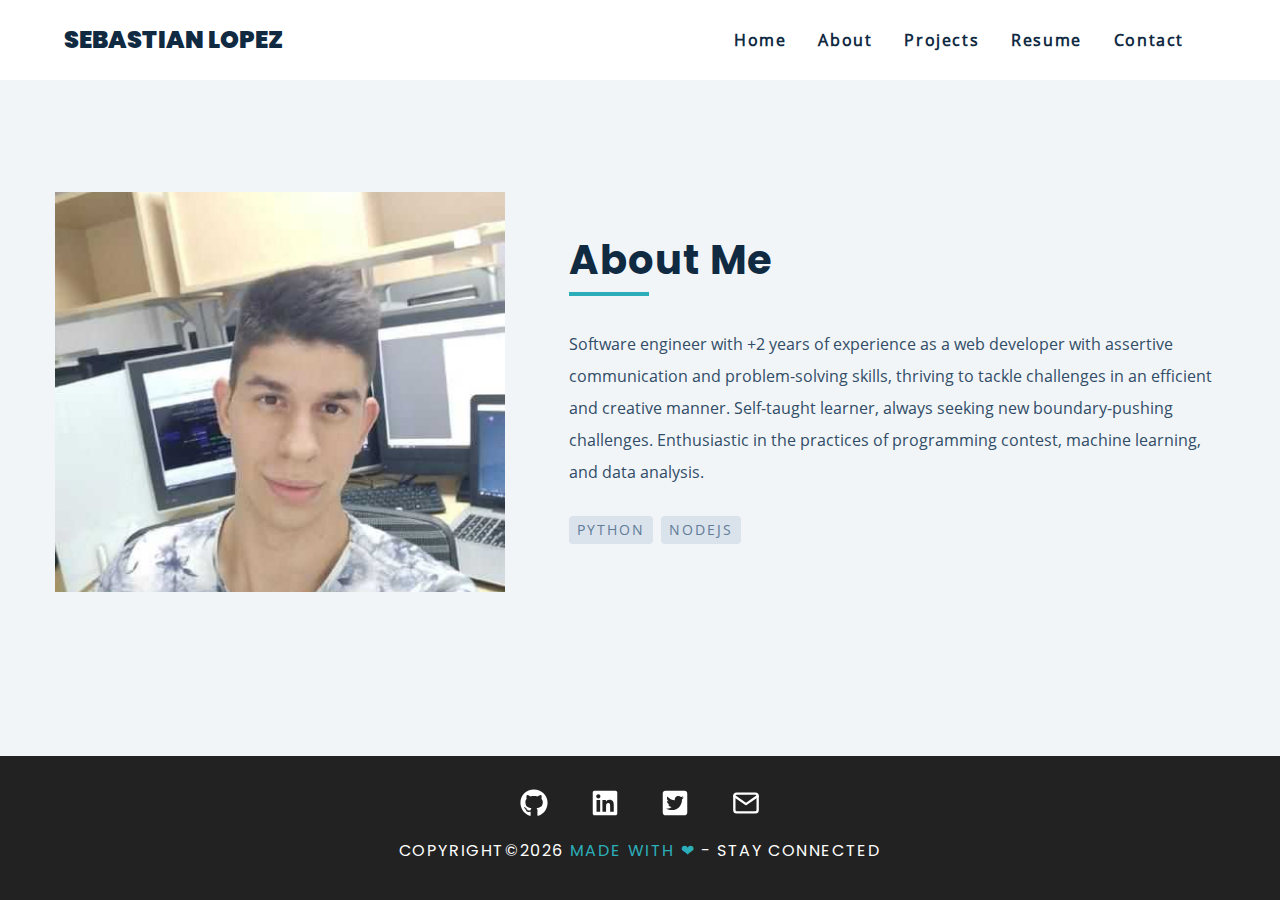
<file: about/index.html>
<!DOCTYPE html><html lang="en"><head><meta charSet="utf-8"/><meta http-equiv="x-ua-compatible" content="ie=edge"/><meta name="viewport" content="width=device-width, initial-scale=1, shrink-to-fit=no"/><style data-href="/styles.3a00c752edc36fd9efd4.css">:root{--clr-primary-1:#044e53;--clr-primary-2:#0a6c75;--clr-primary-3:#0e7c86;--clr-primary-4:#149199;--clr-primary-5:#2caeba;--clr-primary-6:#37bcc8;--clr-primary-7:#52d1da;--clr-primary-8:#88ebf2;--clr-primary-9:#bff8fd;--clr-primary-10:#e0fcff;--clr-grey-1:#102a42;--clr-grey-3:#324d67;--clr-grey-4:#48647f;--clr-grey-5:#617d98;--clr-grey-8:#bcccdc;--clr-grey-9:#dae2ec;--clr-grey-10:#f1f5f8;--clr-green-dark:#1d9527;--clr-red-dark:#bb2525;--clr-red-light:#e66b6b;--clr-white:#fff;--ff-primary:"Poppins",sans-serif;--ff-secondary:"Open Sans",sans-serif;--transition:all 0.3s linear;--spacing:0.1rem;--radius:0.25rem;--light-shadow:0 5px 15px rgba(0,0,0,0.1);--dark-shadow:0 5px 15px rgba(0,0,0,0.2);--max-width:1170px;--fixed-width:700px}*,:after,:before{margin:0;padding:0;box-sizing:border-box}body{font-family:var(--ff-secondary);background:var(--clr-white);color:var(--clr-grey-1);line-height:1.5;font-size:.875rem;margin-top:5rem}ul{list-style-type:none}a{text-decoration:none}h1,h2,h3,h4{letter-spacing:var(--spacing);text-transform:capitalize;line-height:1.25;margin-bottom:.75rem;font-family:var(--ff-primary)}h1{font-size:3rem}h2{font-size:2rem}h3{font-size:1.25rem}h4{font-size:.875rem}p{margin-bottom:1.25rem;color:var(--clr-grey-3)}@media screen and (min-width:800px){h1{font-size:4rem}h2{font-size:2.5rem}h3{font-size:1.75rem}body,h4{font-size:1rem}h1,h2,h3,h4{line-height:1}}.btn{text-transform:uppercase;background:var(--clr-primary-5);color:var(--clr-primary-9);padding:.375rem .75rem;letter-spacing:var(--spacing);display:inline-block;font-weight:700;transition:var(--transition);font-size:.875rem;border:2px solid transparent;cursor:pointer;box-shadow:0 1px 3px rgba(0,0,0,.2);border-radius:var(--radius)}.btn:hover{color:var(--clr-primary-1);background:var(--clr-primary-8)}.center-btn{display:block;width:12rem;text-align:center;margin:3rem auto 0}.section{padding:5rem 0}.section-center{width:90vw;margin:0 auto;max-width:1170px}@media screen and (min-width:992px){.section-center{width:95vw}}.underline{width:5rem;height:.25rem;margin-bottom:1.25rem;background:var(--clr-primary-5);margin-left:auto;margin-right:auto}.section-title{margin-bottom:4rem;text-align:center}.bg-grey{background:var(--clr-grey-10)}.social-links{margin-top:2rem;width:15rem;display:flex;justify-content:space-between}.social-link{font-size:1.75rem;color:var(--clr-grey-1);transition:var(--transition)}.social-link:hover{color:var(--clr-primary-5)}.navbar{position:absolute;top:0;left:0;width:100%;height:5rem;display:flex;align-items:center;z-index:200;background:var(--clr-white)}.nav-center{width:90vw;max-width:1170px;margin:0 auto}.nav-header{display:flex;justify-content:space-between;align-items:center}.nav-header img{margin-bottom:.375rem}.toggle-btn{font-size:2rem;background:transparent;border-color:transparent;color:var(--clr-primary-5);cursor:pointer;transition:var(--transition)}.toggle-btn:hover{color:var(--clr-primary-2)}.nav-links{display:none}@media screen and (min-width:768px){.toggle-btn{display:none}.nav-links{display:flex;justify-content:flex-end}.nav-links li{margin-right:2rem}.nav-links a{text-transform:capitalize;color:var(--clr-grey-1);font-weight:700;letter-spacing:var(--spacing);transition:var(--transition);padding:.5rem 0}.nav-links a:hover{color:var(--clr-primary-5);box-shadow:0 2px var(--clr-primary-5)}.home-nav-links a{color:var(--clr-white)}.nav-center{display:grid;grid-template-columns:auto 1fr;align-items:center}}@media screen and (min-width:768px){.navbar{background:transparent}}.sidebar{background:var(--clr-grey-10);position:fixed;top:0;left:0;width:100%;height:100%;z-index:999;display:grid;place-items:center;opacity:0;transition:var(--transition);transform:translateX(-100%)}.show-sidebar{opacity:1;transform:translateX(0)}.sidebar-links li{opacity:0}.sidebar-links li a{display:block;text-align:center;text-transform:capitalize;color:var(--clr-grey-5);letter-spacing:var(--spacing);margin-bottom:.5rem;font-size:2rem;transition:var(--transition);border-radius:var(--radius)}.sidebar-links li a:hover{background:var(--clr-primary-9);color:var(--clr-primary-5)}.close-btn{position:absolute;right:4.75%;top:2.75%;font-size:2.5rem;background:transparent;border-color:transparent;color:var(--clr-red-dark);cursor:pointer}@media screen and (min-width:992px){.sidebar{transform:translateX(-100%)}}.sidebar-links li{animation:slideRight .5s ease-in-out .3s forwards}.sidebar-links li:first-of-type{animation-delay:.25s}.sidebar-links li:nth-of-type(2){animation-delay:.5s}.sidebar-links li:nth-of-type(3){animation-delay:.75s}.sidebar-links li:nth-of-type(4){animation-delay:1s}.sidebar-links li:nth-of-type(5){animation-delay:1.25s}@keyframes slideRight{0%{transform:translateX(-200px);opacity:0}to{transform:translateX(0);opacity:1}}.sidebar-icons li{opacity:0;animation:slideUp .5s ease-in-out .3s forwards}.sidebar-icons li:first-of-type{animation-delay:.25s}.sidebar-icons li:nth-of-type(2){animation-delay:.5s}.sidebar-icons li:nth-of-type(3){animation-delay:.75s}.sidebar-icons li:nth-of-type(4){animation-delay:1s}.sidebar-icons li:nth-of-type(5){animation-delay:1.25s}@keyframes slideUp{0%{transform:translateY(200px);opacity:0}to{transform:translateY(0);opacity:1}}.hero{background:var(--clr-primary-10);position:relative}.hero,.hero-background-img{margin-top:-5rem;padding-top:5rem;height:100vh}.hero-background-img{width:100%}.hero-center{height:100%;display:grid;align-items:center}.hero .underline{margin-bottom:.5rem;margin-left:0}.hero-info{background:transparent}.hero-img{display:none}.hero-info h1,.hero-info h4{color:var(--clr-white)}.hero-icons{justify-items:flex-start}.hero .btn{margin-top:1.25rem}.hero-info .social-link{color:#fff}.hero-info .social-link:hover{color:var(--clr-primary-5)}.hero-info .underline{margin-left:0}@media screen and (min-width:992px){.hero:before{content:"";position:absolute;top:0;left:65%;right:0;bottom:0;background:var(--clr-white)}.hero-center{grid-template-columns:repeat(12,1fr)}.hero h4{font-size:.85rem}.hero-info{grid-row:1/1;grid-column:1/span 8}.hero-img{display:block;grid-row:1/1;grid-column:6/-1}}@media screen and (min-width:1170px){.hero h4{font-size:1rem}.hero-info{grid-column:1/span 8}.hero h4{line-height:1}}.service{background:var(--clr-white);padding:3rem 1.5rem;margin-bottom:2rem;border-radius:var(--radius);text-align:center;transition:var(--transition)}.service-icon{font-size:2rem;margin-bottom:1.5rem}.service .underline{width:3rem;height:.12rem}.service .underline,.service p{transition:var(--transition)}.service:hover{background:var(--clr-primary-5)}.service:hover,.service:hover p{color:var(--clr-primary-9)}.service:hover .underline{background:var(--clr-primary-9)}@media screen and (min-width:676px){.services-center{display:grid;grid-template-columns:1fr 1fr;-webkit-column-gap:2rem;column-gap:2rem}}@media screen and (min-width:992px){.services-center{grid-template-columns:1fr 1fr 1fr}}.jobs-center{width:80vw;margin:0 auto;max-width:var(--max-width)}.btn-container{display:flex;flex-direction:row;justify-content:center;margin-bottom:4rem}.job-btn{background:transparent;border-color:transparent;text-transform:capitalize;font-size:1.25rem;letter-spacing:var(--spacing);margin:0 .5rem;transition:var(--transition);cursor:pointer;padding:.25rem 0;line-height:1}.active-btn,.job-btn:hover{color:var(--clr-primary-5);box-shadow:0 2px var(--clr-primary-5)}.job-info{min-height:300px}.job-info h3{font-weight:400}.job-info h4{text-transform:uppercase;color:var(--clr-grey-5);background:var(--clr-grey-9);display:inline-block;padding:.375rem .75rem;border-radius:var(--radius)}.job-date{letter-spacing:var(--spacing)}.job-desc{display:grid;grid-template-columns:auto 1fr;-webkit-column-gap:2rem;column-gap:2rem;align-items:center;margin-bottom:1.25rem}.job-desc p{margin-bottom:0;color:var(--clr-grey-3)}.job-icon{color:var(--clr-primary-5)}@media screen and (min-width:992px){.jobs-center{width:90vw;display:grid;grid-template-columns:200px 1fr;-webkit-column-gap:4rem;column-gap:4rem}.btn-container{flex-direction:column;justify-content:flex-start}.job-btn{margin-bottom:1rem}.active-btn,.job-btn:hover{box-shadow:-2px 0 var(--clr-primary-5)}}.projects{background:var(--clr-grey-10)}.project{display:grid;margin-bottom:4rem}.project-img{border-top-left-radius:var(--radius);border-top-right-radius:var(--radius);height:19rem;z-index:1}.project-img:after{content:"";position:absolute;top:0;left:0;width:100%;height:100%;background:linear-gradient(to bottom right,var(--clr-primary-5),#222);opacity:.68;transition:var(--transition)}.project:hover .project-img:after{opacity:0}.project-info{background:var(--clr-white);padding:1rem 2rem;border-bottom-left-radius:var(--radius);border-bottom-right-radius:var(--radius)}.project-number{display:inline-block;font-size:1.25rem;color:var(--clr-primary-5);margin-bottom:.75rem}.project-info h3{font-weight:500;margin-bottom:1.5rem;font-size:1.5rem}.project-desc{word-spacing:15px;color:var(--clr-grey-3)}.project-stack{margin-bottom:1rem}.about-stack span,.project-stack span{display:inline-block;background:var(--clr-grey-9);color:var(--clr-grey-5);margin-right:.5rem;padding:.25rem .5rem;border-radius:var(--radius);text-transform:uppercase;letter-spacing:2px;font-size:.85rem}.about-stack span{margin-top:.5rem}.project-icon{color:var(--clr-primary-5);font-size:1.25rem;margin-right:.5rem;transition:var(--transition)}.project-icon:hover{color:var(--clr-primary-1)}@media screen and (min-width:576px){.project-img{height:19rem}}@media screen and (min-width:768px){.project-img{height:22rem}}@media screen and (min-width:992px){.project{grid-template-columns:repeat(12,1fr);align-items:center}.project-img{grid-column:1/span 8;height:30rem}.project-img,.project-info{grid-row:1/1;border-radius:var(--radius);box-shadow:var(--dark-shadow)}.project-info{z-index:1;grid-column:5/12}.project:nth-of-type(2n) .project-img{grid-column:5/-1;grid-row:1/1}.project:nth-of-type(2n) .project-info{grid-column:2/span 7;grid-row:1/1;text-align:left}}.blog{display:block;margin-bottom:2rem;background:var(--clr-grey-10);border-radius:var(--radius);box-shadow:var(--light-shadow);transition:var(--transition)}.blog:hover{box-shadow:var(--dark-shadow);transform:scale(1.02)}.blog article{height:100%;display:grid;grid-template-rows:auto 1fr}.blog-card{display:grid;grid-template-rows:auto 1fr auto}.blog-img{border-top-left-radius:var(--radius);border-top-right-radius:var(--radius);height:15rem}.blog-card{padding:1.5rem 1rem}.blog-card h4{color:var(--clr-grey-1)}.blog-footer{display:flex;justify-content:space-between;align-items:center}.blog-footer p{margin-bottom:0;font-weight:700;color:var(--clr-grey-5)}.blog-footer p:first-of-type{display:inline-block;background:var(--clr-grey-9);color:var(--clr-grey-5);margin-right:.5rem;padding:.25rem .5rem;border-radius:var(--radius);text-transform:uppercase;letter-spacing:2px;font-size:.85rem}@media screen and (min-width:576px){.blogs-center{display:grid;grid-template-columns:repeat(auto-fill,minmax(368px,1fr));-webkit-column-gap:2rem;column-gap:2rem}.blog-img{height:17.5rem}}@media screen and (min-width:850px){.blog-img{height:13.75rem}}.footer{height:9rem;background:#222;text-align:center;display:grid;place-items:center}.footer h4{margin-top:.5rem;color:var(--clr-white);font-weight:400;text-transform:uppercase}.footer h4 span{color:var(--clr-primary-5)}.footer-links{margin:0 auto 1rem}.footer .social-link{color:var(--clr-white)}.footer .social-link:hover{color:var(--clr-primary-5)}.about-page,.blog-page,.blog-template,.contact-page,.error-page,.projects-page{background:var(--clr-grey-10);min-height:calc(100vh - 14rem)}.error-page{display:grid;place-items:center;background:var(--clr-primary-10);text-align:center}.error-page h1{text-transform:uppercase;color:var(--clr-primary-1);margin-bottom:2rem}.blog-page .blog{background:var(--clr-white)}.about-page{padding:7rem 0}.about-img{margin-bottom:2rem;height:25rem}.about-text .section-title{margin-bottom:2rem;text-align:left}.about-text .underline{margin-left:0;margin-right:0}.about-text p{line-height:2}.stack-container{width:30rem;display:grid;grid-template-columns:1fr 1fr 1fr;row-gap:.5rem}.stack-container span{text-transform:uppercase;display:flex;align-items:center;letter-spacing:1px;color:var(--clr-grey-4)}.stack-icon{color:var(--clr-primary-5);margin-right:.25rem;font-size:1rem}@media screen and (min-width:992px){.about-center{display:grid;grid-template-columns:repeat(12,1fr);align-items:center;-webkit-column-gap:4rem;column-gap:4rem}.about-img{grid-column:1/span 5;margin-bottom:0}.about-text{grid-column:6/-1}}.contact-page{display:grid;place-items:center;padding:5rem 0}.contact-form{background:var(--clr-white);border-radius:var(--radius);text-align:center;box-shadow:var(--light-shadow);transition:var(--transition);width:90vw;max-width:35rem}.contact-form:hover{box-shadow:var(--dark-shadow)}.contact-form h3{padding-top:1.25rem;color:var(--clr-grey-5)}.form-group{padding:1rem 1.5rem}.form-control{display:block;width:100%;padding:.75rem 1rem;border:none;margin-bottom:1.25rem;background:var(--clr-grey-10);border-radius:var(--radius);text-transform:uppercase;letter-spacing:var(--spacing)}.form-control::-webkit-input-placeholder{font-family:var(--ff-primary);color:var(--clr-grey-1);text-transform:uppercase;letter-spacing:var(--spacing)}.form-control:-ms-input-placeholder{font-family:var(--ff-primary);color:var(--clr-grey-1);text-transform:uppercase;letter-spacing:var(--spacing)}.form-control::-ms-input-placeholder{font-family:var(--ff-primary);color:var(--clr-grey-1);text-transform:uppercase;letter-spacing:var(--spacing)}.form-control::placeholder{font-family:var(--ff-primary);color:var(--clr-grey-1);text-transform:uppercase;letter-spacing:var(--spacing)}.submit-btn{display:block;width:100%;padding:1rem;border-bottom-left-radius:var(--radius);border-bottom-right-radius:var(--radius);border-top-right-radius:0;border-top-left-radius:0}.blog-template{padding:5rem 0}.blog-template h1,.blog-template h2{text-align:center}.blog-template ul{margin-top:2rem;display:inline-block}.blog-template ul li{background:var(--clr-grey-9);color:var(--clr-grey-5);padding:.5rem 1rem;margin:1rem 0;text-transform:uppercase}.blog-template blockquote{background:var(--clr-primary-9);border-radius:var(--radius);padding:1rem;line-height:2;color:var(--clr-primary-5);margin:2rem 0}.blog-template pre{background:#222;color:#ff0;overflow-x:scroll;padding:1rem 1.5rem;border-radius:var(--radius)}.blog-template img{width:15rem;height:15rem;margin:3rem 0}.gif{display:block;width:auto;height:300px;box-shadow:0 3px 5px rgba(67,166,153,.15),0 5px 16px rgba(67,166,153,.15);margin:.4125rem auto .825rem}.error-container{margin:5rem 0}.navbar-brand{text-transform:uppercase;font-weight:900;font-family:var(--ff-primary);font-size:1.5rem;cursor:pointer}.home-navbar-brand,.navbar-brand{color:var(--clr-grey-1)}@media screen and (min-width:768px){.home-navbar-brand{color:var(--clr-white)}}</style><meta name="generator" content="Gatsby 2.21.0"/><title data-react-helmet="true">About me | Sebastian Lopez H | Software Developer | Freelancer</title><meta data-react-helmet="true" name="description" content="About fullstack"/><meta data-react-helmet="true" name="image" content="/twitter-img.png"/><meta data-react-helmet="true" name="twitter:card" content="summary_large_image"/><meta data-react-helmet="true" name="twitter:creator" content="@sebaslherrera"/><meta data-react-helmet="true" name="twitter:title" content="Sebastian Lopez H | Software Developer | Freelancer"/><meta data-react-helmet="true" name="twitter:description" content="This is FullStack Portfolio Site"/><meta data-react-helmet="true" name="twitter:image" content="https://sebaslherrera.github.io/twitter-img.png"/><meta data-react-helmet="true" property="og:site_name" content="Sebastian Lopez H | Software Developer | Freelancer"/><meta data-react-helmet="true" property="og:title" content="Sebastian Lopez H | Software Developer | Freelancer"/><meta data-react-helmet="true" property="og:description" content="About fullstack"/><meta data-react-helmet="true" property="og:image" itemProp="image" content="https://sebaslherrera.github.io/twitter-img.png"/><meta data-react-helmet="true" property="og:type" content="website"/><link rel="sitemap" type="application/xml" href="/sitemap.xml"/><link rel="preload" as="font" type="font/woff2" crossorigin="anonymous" href="/google-fonts/s/opensans/v17/mem8YaGs126MiZpBA-UFVZ0b.woff2"/><link rel="preload" as="font" type="font/woff2" crossorigin="anonymous" href="/google-fonts/s/poppins/v12/pxiByp8kv8JHgFVrLBT5Z1xlFQ.woff2"/><link rel="preload" as="font" type="font/woff2" crossorigin="anonymous" href="/google-fonts/s/poppins/v12/pxiByp8kv8JHgFVrLCz7Z1xlFQ.woff2"/><link rel="preload" as="font" type="font/woff2" crossorigin="anonymous" href="/google-fonts/s/poppins/v12/pxiEyp8kv8JHgFVrJJfecg.woff2"/><link rel="preload" as="font" type="font/woff2" crossorigin="anonymous" href="/google-fonts/s/roboto/v20/KFOlCnqEu92Fr1MmWUlfBBc4.woff2"/><link rel="preload" as="font" type="font/woff2" crossorigin="anonymous" href="/google-fonts/s/roboto/v20/KFOmCnqEu92Fr1Mu4mxK.woff2"/><style type="text/css">@font-face{font-family:Roboto;font-style:normal;font-weight:400;src:local('Roboto'),local('Roboto-Regular'),url(/google-fonts/s/roboto/v20/KFOmCnqEu92Fr1Mu4mxK.woff2) format('woff2'),url(/google-fonts/s/roboto/v20/KFOmCnqEu92Fr1Mu4mxM.woff) format('woff');font-display: swap;}@font-face{font-family:Roboto;font-style:normal;font-weight:700;src:local('Roboto Bold'),local('Roboto-Bold'),url(/google-fonts/s/roboto/v20/KFOlCnqEu92Fr1MmWUlfBBc4.woff2) format('woff2'),url(/google-fonts/s/roboto/v20/KFOlCnqEu92Fr1MmWUlfBBc-.woff) format('woff');font-display: swap;}@font-face{font-family:'Open Sans';font-style:normal;font-weight:400;src:local('Open Sans Regular'),local('OpenSans-Regular'),url(/google-fonts/s/opensans/v17/mem8YaGs126MiZpBA-UFVZ0b.woff2) format('woff2'),url(/google-fonts/s/opensans/v17/mem8YaGs126MiZpBA-UFVZ0d.woff) format('woff');font-display: swap;}@font-face{font-family:Poppins;font-style:normal;font-weight:400;src:local('Poppins Regular'),local('Poppins-Regular'),url(/google-fonts/s/poppins/v12/pxiEyp8kv8JHgFVrJJfecg.woff2) format('woff2'),url(/google-fonts/s/poppins/v12/pxiEyp8kv8JHgFVrJJfedA.woff) format('woff');font-display: swap;}@font-face{font-family:Poppins;font-style:normal;font-weight:700;src:local('Poppins Bold'),local('Poppins-Bold'),url(/google-fonts/s/poppins/v12/pxiByp8kv8JHgFVrLCz7Z1xlFQ.woff2) format('woff2'),url(/google-fonts/s/poppins/v12/pxiByp8kv8JHgFVrLCz7Z1xlEw.woff) format('woff');font-display: swap;}@font-face{font-family:Poppins;font-style:normal;font-weight:900;src:local('Poppins Black'),local('Poppins-Black'),url(/google-fonts/s/poppins/v12/pxiByp8kv8JHgFVrLBT5Z1xlFQ.woff2) format('woff2'),url(/google-fonts/s/poppins/v12/pxiByp8kv8JHgFVrLBT5Z1xlEw.woff) format('woff');font-display: swap;}</style><link as="script" rel="preload" href="/webpack-runtime-1b232e6f28fb6ae60662.js"/><link as="script" rel="preload" href="/framework-765e22598f156804c016.js"/><link as="script" rel="preload" href="/styles-5379f07abcd59a0e64bf.js"/><link as="script" rel="preload" href="/app-b2d4c9e0b2dad35f75f6.js"/><link as="script" rel="preload" href="/1bfc9850-d7630b056e1758785a17.js"/><link as="script" rel="preload" href="/5e2a4920-94d1cac3004333fbb11f.js"/><link as="script" rel="preload" href="/605a5af4c377639698e51fcc98960cf3a4b9e340-a2fd0dbd9c6887c5d88c.js"/><link as="script" rel="preload" href="/46187a1112b3879093805b73285fa8251e7ab0de-d8a50636be5b2b15754f.js"/><link as="script" rel="preload" href="/component---src-pages-about-js-6dc8c4f91fbe6bda7900.js"/><link as="fetch" rel="preload" href="/page-data/about/page-data.json" crossorigin="anonymous"/><link as="fetch" rel="preload" href="/page-data/app-data.json" crossorigin="anonymous"/></head><body><div id="___gatsby"><div style="outline:none" tabindex="-1" id="gatsby-focus-wrapper"><nav class="navbar"><div class="nav-center"><div class="nav-header"><a class="navbar-brand" href="/">Sebastian Lopez</a><button type="button" class="toggle-btn"><svg stroke="currentColor" fill="currentColor" stroke-width="0" viewBox="0 0 448 512" height="1em" width="1em" xmlns="http://www.w3.org/2000/svg"><path d="M16 224h416a16 16 0 0 0 16-16v-32a16 16 0 0 0-16-16H16a16 16 0 0 0-16 16v32a16 16 0 0 0 16 16zm416 192H16a16 16 0 0 0-16 16v32a16 16 0 0 0 16 16h416a16 16 0 0 0 16-16v-32a16 16 0 0 0-16-16zm3.17-384H172.83A12.82 12.82 0 0 0 160 44.83v38.34A12.82 12.82 0 0 0 172.83 96h262.34A12.82 12.82 0 0 0 448 83.17V44.83A12.82 12.82 0 0 0 435.17 32zm0 256H172.83A12.82 12.82 0 0 0 160 300.83v38.34A12.82 12.82 0 0 0 172.83 352h262.34A12.82 12.82 0 0 0 448 339.17v-38.34A12.82 12.82 0 0 0 435.17 288z"></path></svg></button></div><ul class="page-links nav-links"><li><a href="/">home</a></li><li><a aria-current="page" class="" href="/about/">about</a></li><li><a href="/projects/">projects</a></li><li><a href="https://drive.google.com/file/d/1Q3PMSAKsybxlhnqpPbjWHgran7kPx_o8/view?usp=sharing" target="__blank">resume</a></li><li><a href="/contact/">contact</a></li></ul></div></nav><aside class="sidebar "><button class="close-btn"><svg stroke="currentColor" fill="currentColor" stroke-width="0" viewBox="0 0 352 512" height="1em" width="1em" xmlns="http://www.w3.org/2000/svg"><path d="M242.72 256l100.07-100.07c12.28-12.28 12.28-32.19 0-44.48l-22.24-22.24c-12.28-12.28-32.19-12.28-44.48 0L176 189.28 75.93 89.21c-12.28-12.28-32.19-12.28-44.48 0L9.21 111.45c-12.28 12.28-12.28 32.19 0 44.48L109.28 256 9.21 356.07c-12.28 12.28-12.28 32.19 0 44.48l22.24 22.24c12.28 12.28 32.2 12.28 44.48 0L176 322.72l100.07 100.07c12.28 12.28 32.2 12.28 44.48 0l22.24-22.24c12.28-12.28 12.28-32.19 0-44.48L242.72 256z"></path></svg></button><div class="side-container"><ul class="page-links "><li><a href="/">home</a></li><li><a aria-current="page" class="" href="/about/">about</a></li><li><a href="/projects/">projects</a></li><li><a href="https://drive.google.com/file/d/1Q3PMSAKsybxlhnqpPbjWHgran7kPx_o8/view?usp=sharing" target="__blank">resume</a></li><li><a href="/contact/">contact</a></li></ul><ul class="social-links "><li><a href="https://github.com/sebaslherrera" class="social-link" target="_blank" rel="noopener noreferrer"><svg stroke="currentColor" fill="currentColor" stroke-width="0" viewBox="0 0 496 512" class="social-icon" height="1em" width="1em" xmlns="http://www.w3.org/2000/svg"><path d="M165.9 397.4c0 2-2.3 3.6-5.2 3.6-3.3.3-5.6-1.3-5.6-3.6 0-2 2.3-3.6 5.2-3.6 3-.3 5.6 1.3 5.6 3.6zm-31.1-4.5c-.7 2 1.3 4.3 4.3 4.9 2.6 1 5.6 0 6.2-2s-1.3-4.3-4.3-5.2c-2.6-.7-5.5.3-6.2 2.3zm44.2-1.7c-2.9.7-4.9 2.6-4.6 4.9.3 2 2.9 3.3 5.9 2.6 2.9-.7 4.9-2.6 4.6-4.6-.3-1.9-3-3.2-5.9-2.9zM244.8 8C106.1 8 0 113.3 0 252c0 110.9 69.8 205.8 169.5 239.2 12.8 2.3 17.3-5.6 17.3-12.1 0-6.2-.3-40.4-.3-61.4 0 0-70 15-84.7-29.8 0 0-11.4-29.1-27.8-36.6 0 0-22.9-15.7 1.6-15.4 0 0 24.9 2 38.6 25.8 21.9 38.6 58.6 27.5 72.9 20.9 2.3-16 8.8-27.1 16-33.7-55.9-6.2-112.3-14.3-112.3-110.5 0-27.5 7.6-41.3 23.6-58.9-2.6-6.5-11.1-33.3 2.6-67.9 20.9-6.5 69 27 69 27 20-5.6 41.5-8.5 62.8-8.5s42.8 2.9 62.8 8.5c0 0 48.1-33.6 69-27 13.7 34.7 5.2 61.4 2.6 67.9 16 17.7 25.8 31.5 25.8 58.9 0 96.5-58.9 104.2-114.8 110.5 9.2 7.9 17 22.9 17 46.4 0 33.7-.3 75.4-.3 83.6 0 6.5 4.6 14.4 17.3 12.1C428.2 457.8 496 362.9 496 252 496 113.3 383.5 8 244.8 8zM97.2 352.9c-1.3 1-1 3.3.7 5.2 1.6 1.6 3.9 2.3 5.2 1 1.3-1 1-3.3-.7-5.2-1.6-1.6-3.9-2.3-5.2-1zm-10.8-8.1c-.7 1.3.3 2.9 2.3 3.9 1.6 1 3.6.7 4.3-.7.7-1.3-.3-2.9-2.3-3.9-2-.6-3.6-.3-4.3.7zm32.4 35.6c-1.6 1.3-1 4.3 1.3 6.2 2.3 2.3 5.2 2.6 6.5 1 1.3-1.3.7-4.3-1.3-6.2-2.2-2.3-5.2-2.6-6.5-1zm-11.4-14.7c-1.6 1-1.6 3.6 0 5.9 1.6 2.3 4.3 3.3 5.6 2.3 1.6-1.3 1.6-3.9 0-6.2-1.4-2.3-4-3.3-5.6-2z"></path></svg></a></li><li><a href="https://www.linkedin.com/in/sebaslherrera/" class="social-link" target="_blank" rel="noopener noreferrer"><svg stroke="currentColor" fill="currentColor" stroke-width="0" viewBox="0 0 448 512" class="social-icon" height="1em" width="1em" xmlns="http://www.w3.org/2000/svg"><path d="M416 32H31.9C14.3 32 0 46.5 0 64.3v383.4C0 465.5 14.3 480 31.9 480H416c17.6 0 32-14.5 32-32.3V64.3c0-17.8-14.4-32.3-32-32.3zM135.4 416H69V202.2h66.5V416zm-33.2-243c-21.3 0-38.5-17.3-38.5-38.5S80.9 96 102.2 96c21.2 0 38.5 17.3 38.5 38.5 0 21.3-17.2 38.5-38.5 38.5zm282.1 243h-66.4V312c0-24.8-.5-56.7-34.5-56.7-34.6 0-39.9 27-39.9 54.9V416h-66.4V202.2h63.7v29.2h.9c8.9-16.8 30.6-34.5 62.9-34.5 67.2 0 79.7 44.3 79.7 101.9V416z"></path></svg></a></li><li><a href="https://twitter.com/sebaslherrera" class="social-link" target="_blank" rel="noopener noreferrer"><svg stroke="currentColor" fill="currentColor" stroke-width="0" viewBox="0 0 448 512" class="social-icon" height="1em" width="1em" xmlns="http://www.w3.org/2000/svg"><path d="M400 32H48C21.5 32 0 53.5 0 80v352c0 26.5 21.5 48 48 48h352c26.5 0 48-21.5 48-48V80c0-26.5-21.5-48-48-48zm-48.9 158.8c.2 2.8.2 5.7.2 8.5 0 86.7-66 186.6-186.6 186.6-37.2 0-71.7-10.8-100.7-29.4 5.3.6 10.4.8 15.8.8 30.7 0 58.9-10.4 81.4-28-28.8-.6-53-19.5-61.3-45.5 10.1 1.5 19.2 1.5 29.6-1.2-30-6.1-52.5-32.5-52.5-64.4v-.8c8.7 4.9 18.9 7.9 29.6 8.3a65.447 65.447 0 0 1-29.2-54.6c0-12.2 3.2-23.4 8.9-33.1 32.3 39.8 80.8 65.8 135.2 68.6-9.3-44.5 24-80.6 64-80.6 18.9 0 35.9 7.9 47.9 20.7 14.8-2.8 29-8.3 41.6-15.8-4.9 15.2-15.2 28-28.8 36.1 13.2-1.4 26-5.1 37.8-10.2-8.9 13.1-20.1 24.7-32.9 34z"></path></svg></a></li><li><a href="mailto:sebaslhdev@gmail.com" class="social-link" target="_blank" rel="noopener noreferrer"><svg stroke="currentColor" fill="none" stroke-width="2" viewBox="0 0 24 24" stroke-linecap="round" stroke-linejoin="round" class="social-icon" height="1em" width="1em" xmlns="http://www.w3.org/2000/svg"><path d="M4 4h16c1.1 0 2 .9 2 2v12c0 1.1-.9 2-2 2H4c-1.1 0-2-.9-2-2V6c0-1.1.9-2 2-2z"></path><polyline points="22,6 12,13 2,6"></polyline></svg></a></li></ul></div></aside><section class="about-page"><div class="section-center about-center"><div class="about-img gatsby-image-wrapper" style="position:relative;overflow:hidden"><div aria-hidden="true" style="width:100%;padding-bottom:100%"></div><img aria-hidden="true" src="[data-uri]" alt="" style="position:absolute;top:0;left:0;width:100%;height:100%;object-fit:cover;object-position:center;opacity:1;transition-delay:500ms"/><noscript><picture><source srcset="/static/fb111e9d14cae73903e945017cc66a06/f836f/6322897ca1706b0a3c3af32f5c85e74b.jpg 200w,
/static/fb111e9d14cae73903e945017cc66a06/2244e/6322897ca1706b0a3c3af32f5c85e74b.jpg 400w,
/static/fb111e9d14cae73903e945017cc66a06/d3376/6322897ca1706b0a3c3af32f5c85e74b.jpg 460w" sizes="(max-width: 460px) 100vw, 460px" /><img loading="lazy" sizes="(max-width: 460px) 100vw, 460px" srcset="/static/fb111e9d14cae73903e945017cc66a06/f836f/6322897ca1706b0a3c3af32f5c85e74b.jpg 200w,
/static/fb111e9d14cae73903e945017cc66a06/2244e/6322897ca1706b0a3c3af32f5c85e74b.jpg 400w,
/static/fb111e9d14cae73903e945017cc66a06/d3376/6322897ca1706b0a3c3af32f5c85e74b.jpg 460w" src="/static/fb111e9d14cae73903e945017cc66a06/d3376/6322897ca1706b0a3c3af32f5c85e74b.jpg" alt="" style="position:absolute;top:0;left:0;opacity:1;width:100%;height:100%;object-fit:cover;object-position:center"/></picture></noscript></div><article class="about-text"><div class="section-title"><h2>About me</h2><div class="underline"></div></div><p>Software engineer with +2 years of experience as a web developer with assertive communication and problem-solving skills, thriving to tackle challenges in an efficient and creative manner. Self-taught learner, always seeking new boundary-pushing challenges.

Enthusiastic in the practices of programming contest, machine learning, and data analysis.</p><div class="about-stack"><span>Python</span><span>NodeJS</span></div></article></div></section><footer class="footer"><div><ul class="social-links footer-links"><li><a href="https://github.com/sebaslherrera" class="social-link" target="_blank" rel="noopener noreferrer"><svg stroke="currentColor" fill="currentColor" stroke-width="0" viewBox="0 0 496 512" class="social-icon" height="1em" width="1em" xmlns="http://www.w3.org/2000/svg"><path d="M165.9 397.4c0 2-2.3 3.6-5.2 3.6-3.3.3-5.6-1.3-5.6-3.6 0-2 2.3-3.6 5.2-3.6 3-.3 5.6 1.3 5.6 3.6zm-31.1-4.5c-.7 2 1.3 4.3 4.3 4.9 2.6 1 5.6 0 6.2-2s-1.3-4.3-4.3-5.2c-2.6-.7-5.5.3-6.2 2.3zm44.2-1.7c-2.9.7-4.9 2.6-4.6 4.9.3 2 2.9 3.3 5.9 2.6 2.9-.7 4.9-2.6 4.6-4.6-.3-1.9-3-3.2-5.9-2.9zM244.8 8C106.1 8 0 113.3 0 252c0 110.9 69.8 205.8 169.5 239.2 12.8 2.3 17.3-5.6 17.3-12.1 0-6.2-.3-40.4-.3-61.4 0 0-70 15-84.7-29.8 0 0-11.4-29.1-27.8-36.6 0 0-22.9-15.7 1.6-15.4 0 0 24.9 2 38.6 25.8 21.9 38.6 58.6 27.5 72.9 20.9 2.3-16 8.8-27.1 16-33.7-55.9-6.2-112.3-14.3-112.3-110.5 0-27.5 7.6-41.3 23.6-58.9-2.6-6.5-11.1-33.3 2.6-67.9 20.9-6.5 69 27 69 27 20-5.6 41.5-8.5 62.8-8.5s42.8 2.9 62.8 8.5c0 0 48.1-33.6 69-27 13.7 34.7 5.2 61.4 2.6 67.9 16 17.7 25.8 31.5 25.8 58.9 0 96.5-58.9 104.2-114.8 110.5 9.2 7.9 17 22.9 17 46.4 0 33.7-.3 75.4-.3 83.6 0 6.5 4.6 14.4 17.3 12.1C428.2 457.8 496 362.9 496 252 496 113.3 383.5 8 244.8 8zM97.2 352.9c-1.3 1-1 3.3.7 5.2 1.6 1.6 3.9 2.3 5.2 1 1.3-1 1-3.3-.7-5.2-1.6-1.6-3.9-2.3-5.2-1zm-10.8-8.1c-.7 1.3.3 2.9 2.3 3.9 1.6 1 3.6.7 4.3-.7.7-1.3-.3-2.9-2.3-3.9-2-.6-3.6-.3-4.3.7zm32.4 35.6c-1.6 1.3-1 4.3 1.3 6.2 2.3 2.3 5.2 2.6 6.5 1 1.3-1.3.7-4.3-1.3-6.2-2.2-2.3-5.2-2.6-6.5-1zm-11.4-14.7c-1.6 1-1.6 3.6 0 5.9 1.6 2.3 4.3 3.3 5.6 2.3 1.6-1.3 1.6-3.9 0-6.2-1.4-2.3-4-3.3-5.6-2z"></path></svg></a></li><li><a href="https://www.linkedin.com/in/sebaslherrera/" class="social-link" target="_blank" rel="noopener noreferrer"><svg stroke="currentColor" fill="currentColor" stroke-width="0" viewBox="0 0 448 512" class="social-icon" height="1em" width="1em" xmlns="http://www.w3.org/2000/svg"><path d="M416 32H31.9C14.3 32 0 46.5 0 64.3v383.4C0 465.5 14.3 480 31.9 480H416c17.6 0 32-14.5 32-32.3V64.3c0-17.8-14.4-32.3-32-32.3zM135.4 416H69V202.2h66.5V416zm-33.2-243c-21.3 0-38.5-17.3-38.5-38.5S80.9 96 102.2 96c21.2 0 38.5 17.3 38.5 38.5 0 21.3-17.2 38.5-38.5 38.5zm282.1 243h-66.4V312c0-24.8-.5-56.7-34.5-56.7-34.6 0-39.9 27-39.9 54.9V416h-66.4V202.2h63.7v29.2h.9c8.9-16.8 30.6-34.5 62.9-34.5 67.2 0 79.7 44.3 79.7 101.9V416z"></path></svg></a></li><li><a href="https://twitter.com/sebaslherrera" class="social-link" target="_blank" rel="noopener noreferrer"><svg stroke="currentColor" fill="currentColor" stroke-width="0" viewBox="0 0 448 512" class="social-icon" height="1em" width="1em" xmlns="http://www.w3.org/2000/svg"><path d="M400 32H48C21.5 32 0 53.5 0 80v352c0 26.5 21.5 48 48 48h352c26.5 0 48-21.5 48-48V80c0-26.5-21.5-48-48-48zm-48.9 158.8c.2 2.8.2 5.7.2 8.5 0 86.7-66 186.6-186.6 186.6-37.2 0-71.7-10.8-100.7-29.4 5.3.6 10.4.8 15.8.8 30.7 0 58.9-10.4 81.4-28-28.8-.6-53-19.5-61.3-45.5 10.1 1.5 19.2 1.5 29.6-1.2-30-6.1-52.5-32.5-52.5-64.4v-.8c8.7 4.9 18.9 7.9 29.6 8.3a65.447 65.447 0 0 1-29.2-54.6c0-12.2 3.2-23.4 8.9-33.1 32.3 39.8 80.8 65.8 135.2 68.6-9.3-44.5 24-80.6 64-80.6 18.9 0 35.9 7.9 47.9 20.7 14.8-2.8 29-8.3 41.6-15.8-4.9 15.2-15.2 28-28.8 36.1 13.2-1.4 26-5.1 37.8-10.2-8.9 13.1-20.1 24.7-32.9 34z"></path></svg></a></li><li><a href="mailto:sebaslhdev@gmail.com" class="social-link" target="_blank" rel="noopener noreferrer"><svg stroke="currentColor" fill="none" stroke-width="2" viewBox="0 0 24 24" stroke-linecap="round" stroke-linejoin="round" class="social-icon" height="1em" width="1em" xmlns="http://www.w3.org/2000/svg"><path d="M4 4h16c1.1 0 2 .9 2 2v12c0 1.1-.9 2-2 2H4c-1.1 0-2-.9-2-2V6c0-1.1.9-2 2-2z"></path><polyline points="22,6 12,13 2,6"></polyline></svg></a></li></ul><h4>copyright©<!-- -->2020<span> Made with ❤</span> - Stay connected</h4></div></footer></div><div id="gatsby-announcer" style="position:absolute;top:0;width:1px;height:1px;padding:0;overflow:hidden;clip:rect(0, 0, 0, 0);white-space:nowrap;border:0" aria-live="assertive" aria-atomic="true"></div></div><script id="gatsby-script-loader">/*<![CDATA[*/window.pagePath="/about/";/*]]>*/</script><script id="gatsby-chunk-mapping">/*<![CDATA[*/window.___chunkMapping={"app":["/app-b2d4c9e0b2dad35f75f6.js"],"component---src-pages-404-js":["/component---src-pages-404-js-4060e6c59b9bf33fa762.js"],"component---src-pages-about-js":["/component---src-pages-about-js-6dc8c4f91fbe6bda7900.js"],"component---src-pages-blog-js":["/component---src-pages-blog-js-165277f12fa52215544e.js"],"component---src-pages-contact-js":["/component---src-pages-contact-js-8e50bfcc64fea47acb6c.js"],"component---src-pages-index-js":["/component---src-pages-index-js-37bb43b0050aa6f5a4df.js"],"component---src-pages-projects-js":["/component---src-pages-projects-js-7760b0f38e707a9095da.js"],"component---src-templates-blog-template-js":["/component---src-templates-blog-template-js-2fb156659c8029c49235.js"]};/*]]>*/</script><script src="/component---src-pages-about-js-6dc8c4f91fbe6bda7900.js" async=""></script><script src="/46187a1112b3879093805b73285fa8251e7ab0de-d8a50636be5b2b15754f.js" async=""></script><script src="/605a5af4c377639698e51fcc98960cf3a4b9e340-a2fd0dbd9c6887c5d88c.js" async=""></script><script src="/5e2a4920-94d1cac3004333fbb11f.js" async=""></script><script src="/1bfc9850-d7630b056e1758785a17.js" async=""></script><script src="/app-b2d4c9e0b2dad35f75f6.js" async=""></script><script src="/styles-5379f07abcd59a0e64bf.js" async=""></script><script src="/framework-765e22598f156804c016.js" async=""></script><script src="/webpack-runtime-1b232e6f28fb6ae60662.js" async=""></script></body></html>
</file>
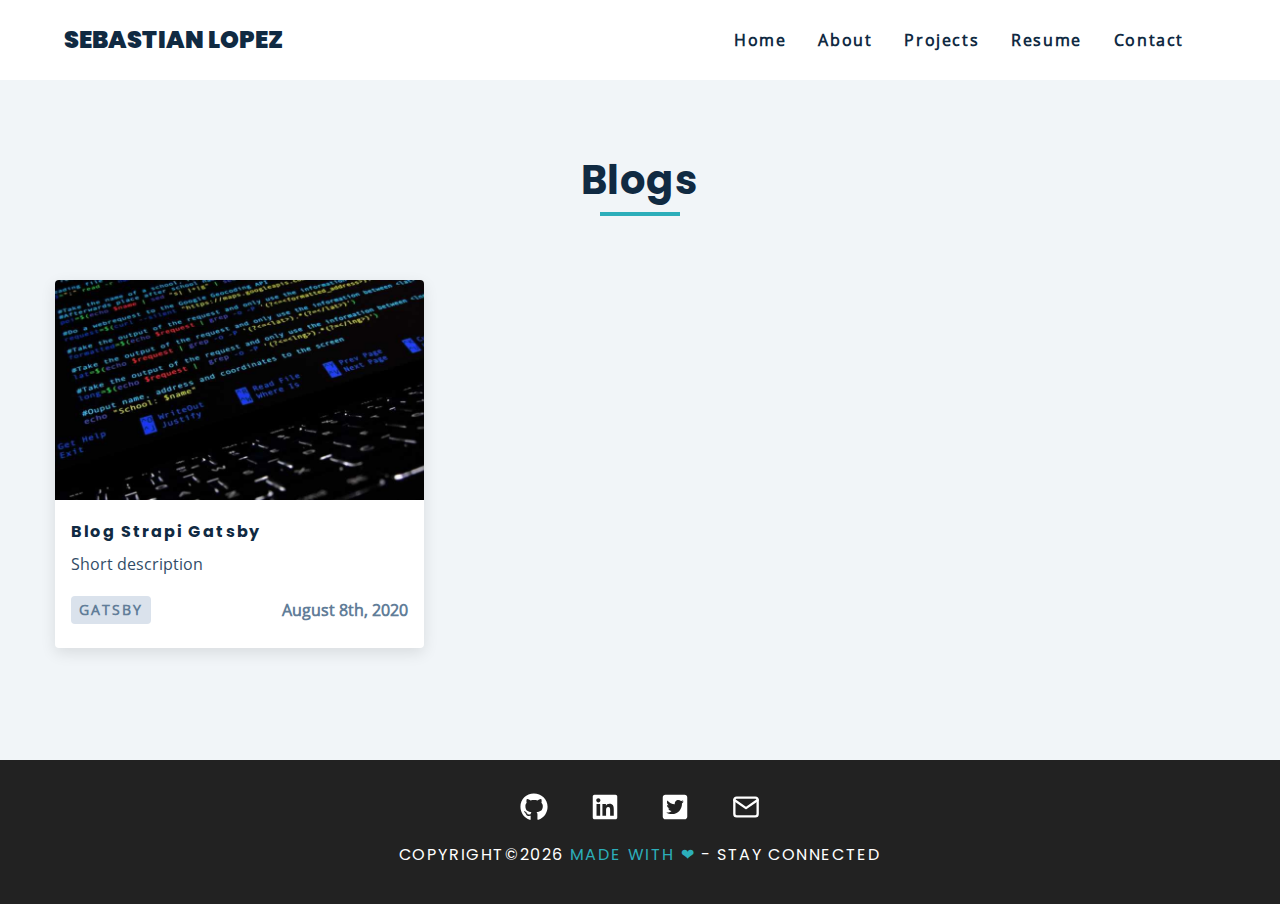
<file: blog/index.html>
<!DOCTYPE html><html lang="en"><head><meta charSet="utf-8"/><meta http-equiv="x-ua-compatible" content="ie=edge"/><meta name="viewport" content="width=device-width, initial-scale=1, shrink-to-fit=no"/><style data-href="/styles.3a00c752edc36fd9efd4.css">:root{--clr-primary-1:#044e53;--clr-primary-2:#0a6c75;--clr-primary-3:#0e7c86;--clr-primary-4:#149199;--clr-primary-5:#2caeba;--clr-primary-6:#37bcc8;--clr-primary-7:#52d1da;--clr-primary-8:#88ebf2;--clr-primary-9:#bff8fd;--clr-primary-10:#e0fcff;--clr-grey-1:#102a42;--clr-grey-3:#324d67;--clr-grey-4:#48647f;--clr-grey-5:#617d98;--clr-grey-8:#bcccdc;--clr-grey-9:#dae2ec;--clr-grey-10:#f1f5f8;--clr-green-dark:#1d9527;--clr-red-dark:#bb2525;--clr-red-light:#e66b6b;--clr-white:#fff;--ff-primary:"Poppins",sans-serif;--ff-secondary:"Open Sans",sans-serif;--transition:all 0.3s linear;--spacing:0.1rem;--radius:0.25rem;--light-shadow:0 5px 15px rgba(0,0,0,0.1);--dark-shadow:0 5px 15px rgba(0,0,0,0.2);--max-width:1170px;--fixed-width:700px}*,:after,:before{margin:0;padding:0;box-sizing:border-box}body{font-family:var(--ff-secondary);background:var(--clr-white);color:var(--clr-grey-1);line-height:1.5;font-size:.875rem;margin-top:5rem}ul{list-style-type:none}a{text-decoration:none}h1,h2,h3,h4{letter-spacing:var(--spacing);text-transform:capitalize;line-height:1.25;margin-bottom:.75rem;font-family:var(--ff-primary)}h1{font-size:3rem}h2{font-size:2rem}h3{font-size:1.25rem}h4{font-size:.875rem}p{margin-bottom:1.25rem;color:var(--clr-grey-3)}@media screen and (min-width:800px){h1{font-size:4rem}h2{font-size:2.5rem}h3{font-size:1.75rem}body,h4{font-size:1rem}h1,h2,h3,h4{line-height:1}}.btn{text-transform:uppercase;background:var(--clr-primary-5);color:var(--clr-primary-9);padding:.375rem .75rem;letter-spacing:var(--spacing);display:inline-block;font-weight:700;transition:var(--transition);font-size:.875rem;border:2px solid transparent;cursor:pointer;box-shadow:0 1px 3px rgba(0,0,0,.2);border-radius:var(--radius)}.btn:hover{color:var(--clr-primary-1);background:var(--clr-primary-8)}.center-btn{display:block;width:12rem;text-align:center;margin:3rem auto 0}.section{padding:5rem 0}.section-center{width:90vw;margin:0 auto;max-width:1170px}@media screen and (min-width:992px){.section-center{width:95vw}}.underline{width:5rem;height:.25rem;margin-bottom:1.25rem;background:var(--clr-primary-5);margin-left:auto;margin-right:auto}.section-title{margin-bottom:4rem;text-align:center}.bg-grey{background:var(--clr-grey-10)}.social-links{margin-top:2rem;width:15rem;display:flex;justify-content:space-between}.social-link{font-size:1.75rem;color:var(--clr-grey-1);transition:var(--transition)}.social-link:hover{color:var(--clr-primary-5)}.navbar{position:absolute;top:0;left:0;width:100%;height:5rem;display:flex;align-items:center;z-index:200;background:var(--clr-white)}.nav-center{width:90vw;max-width:1170px;margin:0 auto}.nav-header{display:flex;justify-content:space-between;align-items:center}.nav-header img{margin-bottom:.375rem}.toggle-btn{font-size:2rem;background:transparent;border-color:transparent;color:var(--clr-primary-5);cursor:pointer;transition:var(--transition)}.toggle-btn:hover{color:var(--clr-primary-2)}.nav-links{display:none}@media screen and (min-width:768px){.toggle-btn{display:none}.nav-links{display:flex;justify-content:flex-end}.nav-links li{margin-right:2rem}.nav-links a{text-transform:capitalize;color:var(--clr-grey-1);font-weight:700;letter-spacing:var(--spacing);transition:var(--transition);padding:.5rem 0}.nav-links a:hover{color:var(--clr-primary-5);box-shadow:0 2px var(--clr-primary-5)}.home-nav-links a{color:var(--clr-white)}.nav-center{display:grid;grid-template-columns:auto 1fr;align-items:center}}@media screen and (min-width:768px){.navbar{background:transparent}}.sidebar{background:var(--clr-grey-10);position:fixed;top:0;left:0;width:100%;height:100%;z-index:999;display:grid;place-items:center;opacity:0;transition:var(--transition);transform:translateX(-100%)}.show-sidebar{opacity:1;transform:translateX(0)}.sidebar-links li{opacity:0}.sidebar-links li a{display:block;text-align:center;text-transform:capitalize;color:var(--clr-grey-5);letter-spacing:var(--spacing);margin-bottom:.5rem;font-size:2rem;transition:var(--transition);border-radius:var(--radius)}.sidebar-links li a:hover{background:var(--clr-primary-9);color:var(--clr-primary-5)}.close-btn{position:absolute;right:4.75%;top:2.75%;font-size:2.5rem;background:transparent;border-color:transparent;color:var(--clr-red-dark);cursor:pointer}@media screen and (min-width:992px){.sidebar{transform:translateX(-100%)}}.sidebar-links li{animation:slideRight .5s ease-in-out .3s forwards}.sidebar-links li:first-of-type{animation-delay:.25s}.sidebar-links li:nth-of-type(2){animation-delay:.5s}.sidebar-links li:nth-of-type(3){animation-delay:.75s}.sidebar-links li:nth-of-type(4){animation-delay:1s}.sidebar-links li:nth-of-type(5){animation-delay:1.25s}@keyframes slideRight{0%{transform:translateX(-200px);opacity:0}to{transform:translateX(0);opacity:1}}.sidebar-icons li{opacity:0;animation:slideUp .5s ease-in-out .3s forwards}.sidebar-icons li:first-of-type{animation-delay:.25s}.sidebar-icons li:nth-of-type(2){animation-delay:.5s}.sidebar-icons li:nth-of-type(3){animation-delay:.75s}.sidebar-icons li:nth-of-type(4){animation-delay:1s}.sidebar-icons li:nth-of-type(5){animation-delay:1.25s}@keyframes slideUp{0%{transform:translateY(200px);opacity:0}to{transform:translateY(0);opacity:1}}.hero{background:var(--clr-primary-10);position:relative}.hero,.hero-background-img{margin-top:-5rem;padding-top:5rem;height:100vh}.hero-background-img{width:100%}.hero-center{height:100%;display:grid;align-items:center}.hero .underline{margin-bottom:.5rem;margin-left:0}.hero-info{background:transparent}.hero-img{display:none}.hero-info h1,.hero-info h4{color:var(--clr-white)}.hero-icons{justify-items:flex-start}.hero .btn{margin-top:1.25rem}.hero-info .social-link{color:#fff}.hero-info .social-link:hover{color:var(--clr-primary-5)}.hero-info .underline{margin-left:0}@media screen and (min-width:992px){.hero:before{content:"";position:absolute;top:0;left:65%;right:0;bottom:0;background:var(--clr-white)}.hero-center{grid-template-columns:repeat(12,1fr)}.hero h4{font-size:.85rem}.hero-info{grid-row:1/1;grid-column:1/span 8}.hero-img{display:block;grid-row:1/1;grid-column:6/-1}}@media screen and (min-width:1170px){.hero h4{font-size:1rem}.hero-info{grid-column:1/span 8}.hero h4{line-height:1}}.service{background:var(--clr-white);padding:3rem 1.5rem;margin-bottom:2rem;border-radius:var(--radius);text-align:center;transition:var(--transition)}.service-icon{font-size:2rem;margin-bottom:1.5rem}.service .underline{width:3rem;height:.12rem}.service .underline,.service p{transition:var(--transition)}.service:hover{background:var(--clr-primary-5)}.service:hover,.service:hover p{color:var(--clr-primary-9)}.service:hover .underline{background:var(--clr-primary-9)}@media screen and (min-width:676px){.services-center{display:grid;grid-template-columns:1fr 1fr;-webkit-column-gap:2rem;column-gap:2rem}}@media screen and (min-width:992px){.services-center{grid-template-columns:1fr 1fr 1fr}}.jobs-center{width:80vw;margin:0 auto;max-width:var(--max-width)}.btn-container{display:flex;flex-direction:row;justify-content:center;margin-bottom:4rem}.job-btn{background:transparent;border-color:transparent;text-transform:capitalize;font-size:1.25rem;letter-spacing:var(--spacing);margin:0 .5rem;transition:var(--transition);cursor:pointer;padding:.25rem 0;line-height:1}.active-btn,.job-btn:hover{color:var(--clr-primary-5);box-shadow:0 2px var(--clr-primary-5)}.job-info{min-height:300px}.job-info h3{font-weight:400}.job-info h4{text-transform:uppercase;color:var(--clr-grey-5);background:var(--clr-grey-9);display:inline-block;padding:.375rem .75rem;border-radius:var(--radius)}.job-date{letter-spacing:var(--spacing)}.job-desc{display:grid;grid-template-columns:auto 1fr;-webkit-column-gap:2rem;column-gap:2rem;align-items:center;margin-bottom:1.25rem}.job-desc p{margin-bottom:0;color:var(--clr-grey-3)}.job-icon{color:var(--clr-primary-5)}@media screen and (min-width:992px){.jobs-center{width:90vw;display:grid;grid-template-columns:200px 1fr;-webkit-column-gap:4rem;column-gap:4rem}.btn-container{flex-direction:column;justify-content:flex-start}.job-btn{margin-bottom:1rem}.active-btn,.job-btn:hover{box-shadow:-2px 0 var(--clr-primary-5)}}.projects{background:var(--clr-grey-10)}.project{display:grid;margin-bottom:4rem}.project-img{border-top-left-radius:var(--radius);border-top-right-radius:var(--radius);height:19rem;z-index:1}.project-img:after{content:"";position:absolute;top:0;left:0;width:100%;height:100%;background:linear-gradient(to bottom right,var(--clr-primary-5),#222);opacity:.68;transition:var(--transition)}.project:hover .project-img:after{opacity:0}.project-info{background:var(--clr-white);padding:1rem 2rem;border-bottom-left-radius:var(--radius);border-bottom-right-radius:var(--radius)}.project-number{display:inline-block;font-size:1.25rem;color:var(--clr-primary-5);margin-bottom:.75rem}.project-info h3{font-weight:500;margin-bottom:1.5rem;font-size:1.5rem}.project-desc{word-spacing:15px;color:var(--clr-grey-3)}.project-stack{margin-bottom:1rem}.about-stack span,.project-stack span{display:inline-block;background:var(--clr-grey-9);color:var(--clr-grey-5);margin-right:.5rem;padding:.25rem .5rem;border-radius:var(--radius);text-transform:uppercase;letter-spacing:2px;font-size:.85rem}.about-stack span{margin-top:.5rem}.project-icon{color:var(--clr-primary-5);font-size:1.25rem;margin-right:.5rem;transition:var(--transition)}.project-icon:hover{color:var(--clr-primary-1)}@media screen and (min-width:576px){.project-img{height:19rem}}@media screen and (min-width:768px){.project-img{height:22rem}}@media screen and (min-width:992px){.project{grid-template-columns:repeat(12,1fr);align-items:center}.project-img{grid-column:1/span 8;height:30rem}.project-img,.project-info{grid-row:1/1;border-radius:var(--radius);box-shadow:var(--dark-shadow)}.project-info{z-index:1;grid-column:5/12}.project:nth-of-type(2n) .project-img{grid-column:5/-1;grid-row:1/1}.project:nth-of-type(2n) .project-info{grid-column:2/span 7;grid-row:1/1;text-align:left}}.blog{display:block;margin-bottom:2rem;background:var(--clr-grey-10);border-radius:var(--radius);box-shadow:var(--light-shadow);transition:var(--transition)}.blog:hover{box-shadow:var(--dark-shadow);transform:scale(1.02)}.blog article{height:100%;display:grid;grid-template-rows:auto 1fr}.blog-card{display:grid;grid-template-rows:auto 1fr auto}.blog-img{border-top-left-radius:var(--radius);border-top-right-radius:var(--radius);height:15rem}.blog-card{padding:1.5rem 1rem}.blog-card h4{color:var(--clr-grey-1)}.blog-footer{display:flex;justify-content:space-between;align-items:center}.blog-footer p{margin-bottom:0;font-weight:700;color:var(--clr-grey-5)}.blog-footer p:first-of-type{display:inline-block;background:var(--clr-grey-9);color:var(--clr-grey-5);margin-right:.5rem;padding:.25rem .5rem;border-radius:var(--radius);text-transform:uppercase;letter-spacing:2px;font-size:.85rem}@media screen and (min-width:576px){.blogs-center{display:grid;grid-template-columns:repeat(auto-fill,minmax(368px,1fr));-webkit-column-gap:2rem;column-gap:2rem}.blog-img{height:17.5rem}}@media screen and (min-width:850px){.blog-img{height:13.75rem}}.footer{height:9rem;background:#222;text-align:center;display:grid;place-items:center}.footer h4{margin-top:.5rem;color:var(--clr-white);font-weight:400;text-transform:uppercase}.footer h4 span{color:var(--clr-primary-5)}.footer-links{margin:0 auto 1rem}.footer .social-link{color:var(--clr-white)}.footer .social-link:hover{color:var(--clr-primary-5)}.about-page,.blog-page,.blog-template,.contact-page,.error-page,.projects-page{background:var(--clr-grey-10);min-height:calc(100vh - 14rem)}.error-page{display:grid;place-items:center;background:var(--clr-primary-10);text-align:center}.error-page h1{text-transform:uppercase;color:var(--clr-primary-1);margin-bottom:2rem}.blog-page .blog{background:var(--clr-white)}.about-page{padding:7rem 0}.about-img{margin-bottom:2rem;height:25rem}.about-text .section-title{margin-bottom:2rem;text-align:left}.about-text .underline{margin-left:0;margin-right:0}.about-text p{line-height:2}.stack-container{width:30rem;display:grid;grid-template-columns:1fr 1fr 1fr;row-gap:.5rem}.stack-container span{text-transform:uppercase;display:flex;align-items:center;letter-spacing:1px;color:var(--clr-grey-4)}.stack-icon{color:var(--clr-primary-5);margin-right:.25rem;font-size:1rem}@media screen and (min-width:992px){.about-center{display:grid;grid-template-columns:repeat(12,1fr);align-items:center;-webkit-column-gap:4rem;column-gap:4rem}.about-img{grid-column:1/span 5;margin-bottom:0}.about-text{grid-column:6/-1}}.contact-page{display:grid;place-items:center;padding:5rem 0}.contact-form{background:var(--clr-white);border-radius:var(--radius);text-align:center;box-shadow:var(--light-shadow);transition:var(--transition);width:90vw;max-width:35rem}.contact-form:hover{box-shadow:var(--dark-shadow)}.contact-form h3{padding-top:1.25rem;color:var(--clr-grey-5)}.form-group{padding:1rem 1.5rem}.form-control{display:block;width:100%;padding:.75rem 1rem;border:none;margin-bottom:1.25rem;background:var(--clr-grey-10);border-radius:var(--radius);text-transform:uppercase;letter-spacing:var(--spacing)}.form-control::-webkit-input-placeholder{font-family:var(--ff-primary);color:var(--clr-grey-1);text-transform:uppercase;letter-spacing:var(--spacing)}.form-control:-ms-input-placeholder{font-family:var(--ff-primary);color:var(--clr-grey-1);text-transform:uppercase;letter-spacing:var(--spacing)}.form-control::-ms-input-placeholder{font-family:var(--ff-primary);color:var(--clr-grey-1);text-transform:uppercase;letter-spacing:var(--spacing)}.form-control::placeholder{font-family:var(--ff-primary);color:var(--clr-grey-1);text-transform:uppercase;letter-spacing:var(--spacing)}.submit-btn{display:block;width:100%;padding:1rem;border-bottom-left-radius:var(--radius);border-bottom-right-radius:var(--radius);border-top-right-radius:0;border-top-left-radius:0}.blog-template{padding:5rem 0}.blog-template h1,.blog-template h2{text-align:center}.blog-template ul{margin-top:2rem;display:inline-block}.blog-template ul li{background:var(--clr-grey-9);color:var(--clr-grey-5);padding:.5rem 1rem;margin:1rem 0;text-transform:uppercase}.blog-template blockquote{background:var(--clr-primary-9);border-radius:var(--radius);padding:1rem;line-height:2;color:var(--clr-primary-5);margin:2rem 0}.blog-template pre{background:#222;color:#ff0;overflow-x:scroll;padding:1rem 1.5rem;border-radius:var(--radius)}.blog-template img{width:15rem;height:15rem;margin:3rem 0}.gif{display:block;width:auto;height:300px;box-shadow:0 3px 5px rgba(67,166,153,.15),0 5px 16px rgba(67,166,153,.15);margin:.4125rem auto .825rem}.error-container{margin:5rem 0}.navbar-brand{text-transform:uppercase;font-weight:900;font-family:var(--ff-primary);font-size:1.5rem;cursor:pointer}.home-navbar-brand,.navbar-brand{color:var(--clr-grey-1)}@media screen and (min-width:768px){.home-navbar-brand{color:var(--clr-white)}}</style><meta name="generator" content="Gatsby 2.21.0"/><title data-react-helmet="true">Blogs | Sebastian Lopez H | Software Developer | Freelancer</title><meta data-react-helmet="true" name="description" content="Blogs fullstack"/><meta data-react-helmet="true" name="image" content="/twitter-img.png"/><meta data-react-helmet="true" name="twitter:card" content="summary_large_image"/><meta data-react-helmet="true" name="twitter:creator" content="@sebaslherrera"/><meta data-react-helmet="true" name="twitter:title" content="Sebastian Lopez H | Software Developer | Freelancer"/><meta data-react-helmet="true" name="twitter:description" content="This is FullStack Portfolio Site"/><meta data-react-helmet="true" name="twitter:image" content="https://sebaslherrera.github.io/twitter-img.png"/><meta data-react-helmet="true" property="og:site_name" content="Sebastian Lopez H | Software Developer | Freelancer"/><meta data-react-helmet="true" property="og:title" content="Sebastian Lopez H | Software Developer | Freelancer"/><meta data-react-helmet="true" property="og:description" content="Blogs fullstack"/><meta data-react-helmet="true" property="og:image" itemProp="image" content="https://sebaslherrera.github.io/twitter-img.png"/><meta data-react-helmet="true" property="og:type" content="website"/><link rel="sitemap" type="application/xml" href="/sitemap.xml"/><link rel="preload" as="font" type="font/woff2" crossorigin="anonymous" href="/google-fonts/s/opensans/v17/mem8YaGs126MiZpBA-UFVZ0b.woff2"/><link rel="preload" as="font" type="font/woff2" crossorigin="anonymous" href="/google-fonts/s/poppins/v12/pxiByp8kv8JHgFVrLBT5Z1xlFQ.woff2"/><link rel="preload" as="font" type="font/woff2" crossorigin="anonymous" href="/google-fonts/s/poppins/v12/pxiByp8kv8JHgFVrLCz7Z1xlFQ.woff2"/><link rel="preload" as="font" type="font/woff2" crossorigin="anonymous" href="/google-fonts/s/poppins/v12/pxiEyp8kv8JHgFVrJJfecg.woff2"/><link rel="preload" as="font" type="font/woff2" crossorigin="anonymous" href="/google-fonts/s/roboto/v20/KFOlCnqEu92Fr1MmWUlfBBc4.woff2"/><link rel="preload" as="font" type="font/woff2" crossorigin="anonymous" href="/google-fonts/s/roboto/v20/KFOmCnqEu92Fr1Mu4mxK.woff2"/><style type="text/css">@font-face{font-family:Roboto;font-style:normal;font-weight:400;src:local('Roboto'),local('Roboto-Regular'),url(/google-fonts/s/roboto/v20/KFOmCnqEu92Fr1Mu4mxK.woff2) format('woff2'),url(/google-fonts/s/roboto/v20/KFOmCnqEu92Fr1Mu4mxM.woff) format('woff');font-display: swap;}@font-face{font-family:Roboto;font-style:normal;font-weight:700;src:local('Roboto Bold'),local('Roboto-Bold'),url(/google-fonts/s/roboto/v20/KFOlCnqEu92Fr1MmWUlfBBc4.woff2) format('woff2'),url(/google-fonts/s/roboto/v20/KFOlCnqEu92Fr1MmWUlfBBc-.woff) format('woff');font-display: swap;}@font-face{font-family:'Open Sans';font-style:normal;font-weight:400;src:local('Open Sans Regular'),local('OpenSans-Regular'),url(/google-fonts/s/opensans/v17/mem8YaGs126MiZpBA-UFVZ0b.woff2) format('woff2'),url(/google-fonts/s/opensans/v17/mem8YaGs126MiZpBA-UFVZ0d.woff) format('woff');font-display: swap;}@font-face{font-family:Poppins;font-style:normal;font-weight:400;src:local('Poppins Regular'),local('Poppins-Regular'),url(/google-fonts/s/poppins/v12/pxiEyp8kv8JHgFVrJJfecg.woff2) format('woff2'),url(/google-fonts/s/poppins/v12/pxiEyp8kv8JHgFVrJJfedA.woff) format('woff');font-display: swap;}@font-face{font-family:Poppins;font-style:normal;font-weight:700;src:local('Poppins Bold'),local('Poppins-Bold'),url(/google-fonts/s/poppins/v12/pxiByp8kv8JHgFVrLCz7Z1xlFQ.woff2) format('woff2'),url(/google-fonts/s/poppins/v12/pxiByp8kv8JHgFVrLCz7Z1xlEw.woff) format('woff');font-display: swap;}@font-face{font-family:Poppins;font-style:normal;font-weight:900;src:local('Poppins Black'),local('Poppins-Black'),url(/google-fonts/s/poppins/v12/pxiByp8kv8JHgFVrLBT5Z1xlFQ.woff2) format('woff2'),url(/google-fonts/s/poppins/v12/pxiByp8kv8JHgFVrLBT5Z1xlEw.woff) format('woff');font-display: swap;}</style><link as="script" rel="preload" href="/webpack-runtime-1b232e6f28fb6ae60662.js"/><link as="script" rel="preload" href="/framework-765e22598f156804c016.js"/><link as="script" rel="preload" href="/styles-5379f07abcd59a0e64bf.js"/><link as="script" rel="preload" href="/app-b2d4c9e0b2dad35f75f6.js"/><link as="script" rel="preload" href="/1bfc9850-d7630b056e1758785a17.js"/><link as="script" rel="preload" href="/5e2a4920-94d1cac3004333fbb11f.js"/><link as="script" rel="preload" href="/605a5af4c377639698e51fcc98960cf3a4b9e340-a2fd0dbd9c6887c5d88c.js"/><link as="script" rel="preload" href="/46187a1112b3879093805b73285fa8251e7ab0de-d8a50636be5b2b15754f.js"/><link as="script" rel="preload" href="/component---src-pages-blog-js-165277f12fa52215544e.js"/><link as="fetch" rel="preload" href="/page-data/blog/page-data.json" crossorigin="anonymous"/><link as="fetch" rel="preload" href="/page-data/app-data.json" crossorigin="anonymous"/></head><body><div id="___gatsby"><div style="outline:none" tabindex="-1" id="gatsby-focus-wrapper"><nav class="navbar"><div class="nav-center"><div class="nav-header"><a class="navbar-brand" href="/">Sebastian Lopez</a><button type="button" class="toggle-btn"><svg stroke="currentColor" fill="currentColor" stroke-width="0" viewBox="0 0 448 512" height="1em" width="1em" xmlns="http://www.w3.org/2000/svg"><path d="M16 224h416a16 16 0 0 0 16-16v-32a16 16 0 0 0-16-16H16a16 16 0 0 0-16 16v32a16 16 0 0 0 16 16zm416 192H16a16 16 0 0 0-16 16v32a16 16 0 0 0 16 16h416a16 16 0 0 0 16-16v-32a16 16 0 0 0-16-16zm3.17-384H172.83A12.82 12.82 0 0 0 160 44.83v38.34A12.82 12.82 0 0 0 172.83 96h262.34A12.82 12.82 0 0 0 448 83.17V44.83A12.82 12.82 0 0 0 435.17 32zm0 256H172.83A12.82 12.82 0 0 0 160 300.83v38.34A12.82 12.82 0 0 0 172.83 352h262.34A12.82 12.82 0 0 0 448 339.17v-38.34A12.82 12.82 0 0 0 435.17 288z"></path></svg></button></div><ul class="page-links nav-links"><li><a href="/">home</a></li><li><a href="/about/">about</a></li><li><a href="/projects/">projects</a></li><li><a href="https://drive.google.com/file/d/1Q3PMSAKsybxlhnqpPbjWHgran7kPx_o8/view?usp=sharing" target="__blank">resume</a></li><li><a href="/contact/">contact</a></li></ul></div></nav><aside class="sidebar "><button class="close-btn"><svg stroke="currentColor" fill="currentColor" stroke-width="0" viewBox="0 0 352 512" height="1em" width="1em" xmlns="http://www.w3.org/2000/svg"><path d="M242.72 256l100.07-100.07c12.28-12.28 12.28-32.19 0-44.48l-22.24-22.24c-12.28-12.28-32.19-12.28-44.48 0L176 189.28 75.93 89.21c-12.28-12.28-32.19-12.28-44.48 0L9.21 111.45c-12.28 12.28-12.28 32.19 0 44.48L109.28 256 9.21 356.07c-12.28 12.28-12.28 32.19 0 44.48l22.24 22.24c12.28 12.28 32.2 12.28 44.48 0L176 322.72l100.07 100.07c12.28 12.28 32.2 12.28 44.48 0l22.24-22.24c12.28-12.28 12.28-32.19 0-44.48L242.72 256z"></path></svg></button><div class="side-container"><ul class="page-links "><li><a href="/">home</a></li><li><a href="/about/">about</a></li><li><a href="/projects/">projects</a></li><li><a href="https://drive.google.com/file/d/1Q3PMSAKsybxlhnqpPbjWHgran7kPx_o8/view?usp=sharing" target="__blank">resume</a></li><li><a href="/contact/">contact</a></li></ul><ul class="social-links "><li><a href="https://github.com/sebaslherrera" class="social-link" target="_blank" rel="noopener noreferrer"><svg stroke="currentColor" fill="currentColor" stroke-width="0" viewBox="0 0 496 512" class="social-icon" height="1em" width="1em" xmlns="http://www.w3.org/2000/svg"><path d="M165.9 397.4c0 2-2.3 3.6-5.2 3.6-3.3.3-5.6-1.3-5.6-3.6 0-2 2.3-3.6 5.2-3.6 3-.3 5.6 1.3 5.6 3.6zm-31.1-4.5c-.7 2 1.3 4.3 4.3 4.9 2.6 1 5.6 0 6.2-2s-1.3-4.3-4.3-5.2c-2.6-.7-5.5.3-6.2 2.3zm44.2-1.7c-2.9.7-4.9 2.6-4.6 4.9.3 2 2.9 3.3 5.9 2.6 2.9-.7 4.9-2.6 4.6-4.6-.3-1.9-3-3.2-5.9-2.9zM244.8 8C106.1 8 0 113.3 0 252c0 110.9 69.8 205.8 169.5 239.2 12.8 2.3 17.3-5.6 17.3-12.1 0-6.2-.3-40.4-.3-61.4 0 0-70 15-84.7-29.8 0 0-11.4-29.1-27.8-36.6 0 0-22.9-15.7 1.6-15.4 0 0 24.9 2 38.6 25.8 21.9 38.6 58.6 27.5 72.9 20.9 2.3-16 8.8-27.1 16-33.7-55.9-6.2-112.3-14.3-112.3-110.5 0-27.5 7.6-41.3 23.6-58.9-2.6-6.5-11.1-33.3 2.6-67.9 20.9-6.5 69 27 69 27 20-5.6 41.5-8.5 62.8-8.5s42.8 2.9 62.8 8.5c0 0 48.1-33.6 69-27 13.7 34.7 5.2 61.4 2.6 67.9 16 17.7 25.8 31.5 25.8 58.9 0 96.5-58.9 104.2-114.8 110.5 9.2 7.9 17 22.9 17 46.4 0 33.7-.3 75.4-.3 83.6 0 6.5 4.6 14.4 17.3 12.1C428.2 457.8 496 362.9 496 252 496 113.3 383.5 8 244.8 8zM97.2 352.9c-1.3 1-1 3.3.7 5.2 1.6 1.6 3.9 2.3 5.2 1 1.3-1 1-3.3-.7-5.2-1.6-1.6-3.9-2.3-5.2-1zm-10.8-8.1c-.7 1.3.3 2.9 2.3 3.9 1.6 1 3.6.7 4.3-.7.7-1.3-.3-2.9-2.3-3.9-2-.6-3.6-.3-4.3.7zm32.4 35.6c-1.6 1.3-1 4.3 1.3 6.2 2.3 2.3 5.2 2.6 6.5 1 1.3-1.3.7-4.3-1.3-6.2-2.2-2.3-5.2-2.6-6.5-1zm-11.4-14.7c-1.6 1-1.6 3.6 0 5.9 1.6 2.3 4.3 3.3 5.6 2.3 1.6-1.3 1.6-3.9 0-6.2-1.4-2.3-4-3.3-5.6-2z"></path></svg></a></li><li><a href="https://www.linkedin.com/in/sebaslherrera/" class="social-link" target="_blank" rel="noopener noreferrer"><svg stroke="currentColor" fill="currentColor" stroke-width="0" viewBox="0 0 448 512" class="social-icon" height="1em" width="1em" xmlns="http://www.w3.org/2000/svg"><path d="M416 32H31.9C14.3 32 0 46.5 0 64.3v383.4C0 465.5 14.3 480 31.9 480H416c17.6 0 32-14.5 32-32.3V64.3c0-17.8-14.4-32.3-32-32.3zM135.4 416H69V202.2h66.5V416zm-33.2-243c-21.3 0-38.5-17.3-38.5-38.5S80.9 96 102.2 96c21.2 0 38.5 17.3 38.5 38.5 0 21.3-17.2 38.5-38.5 38.5zm282.1 243h-66.4V312c0-24.8-.5-56.7-34.5-56.7-34.6 0-39.9 27-39.9 54.9V416h-66.4V202.2h63.7v29.2h.9c8.9-16.8 30.6-34.5 62.9-34.5 67.2 0 79.7 44.3 79.7 101.9V416z"></path></svg></a></li><li><a href="https://twitter.com/sebaslherrera" class="social-link" target="_blank" rel="noopener noreferrer"><svg stroke="currentColor" fill="currentColor" stroke-width="0" viewBox="0 0 448 512" class="social-icon" height="1em" width="1em" xmlns="http://www.w3.org/2000/svg"><path d="M400 32H48C21.5 32 0 53.5 0 80v352c0 26.5 21.5 48 48 48h352c26.5 0 48-21.5 48-48V80c0-26.5-21.5-48-48-48zm-48.9 158.8c.2 2.8.2 5.7.2 8.5 0 86.7-66 186.6-186.6 186.6-37.2 0-71.7-10.8-100.7-29.4 5.3.6 10.4.8 15.8.8 30.7 0 58.9-10.4 81.4-28-28.8-.6-53-19.5-61.3-45.5 10.1 1.5 19.2 1.5 29.6-1.2-30-6.1-52.5-32.5-52.5-64.4v-.8c8.7 4.9 18.9 7.9 29.6 8.3a65.447 65.447 0 0 1-29.2-54.6c0-12.2 3.2-23.4 8.9-33.1 32.3 39.8 80.8 65.8 135.2 68.6-9.3-44.5 24-80.6 64-80.6 18.9 0 35.9 7.9 47.9 20.7 14.8-2.8 29-8.3 41.6-15.8-4.9 15.2-15.2 28-28.8 36.1 13.2-1.4 26-5.1 37.8-10.2-8.9 13.1-20.1 24.7-32.9 34z"></path></svg></a></li><li><a href="mailto:sebaslhdev@gmail.com" class="social-link" target="_blank" rel="noopener noreferrer"><svg stroke="currentColor" fill="none" stroke-width="2" viewBox="0 0 24 24" stroke-linecap="round" stroke-linejoin="round" class="social-icon" height="1em" width="1em" xmlns="http://www.w3.org/2000/svg"><path d="M4 4h16c1.1 0 2 .9 2 2v12c0 1.1-.9 2-2 2H4c-1.1 0-2-.9-2-2V6c0-1.1.9-2 2-2z"></path><polyline points="22,6 12,13 2,6"></polyline></svg></a></li></ul></div></aside><section class="blog-page"><section class="section"><div class="section-title"><h2>Blogs</h2><div class="underline"></div></div><div class="section-center blogs-center"><a class="blog" href="/blogs/blog-strapi-gatsby"><article><div class="blog-img gatsby-image-wrapper" style="position:relative;overflow:hidden"><div aria-hidden="true" style="width:100%;padding-bottom:56%"></div><img aria-hidden="true" src="[data-uri]" alt="" style="position:absolute;top:0;left:0;width:100%;height:100%;object-fit:cover;object-position:center;opacity:1;transition-delay:500ms"/><noscript><picture><source srcset="/static/71d95f212f52f6eb6e6345ff05c35081/f836f/d63bb5e2cf2e4e92a8994fdbf3fec1c6.jpg 200w,
/static/71d95f212f52f6eb6e6345ff05c35081/2244e/d63bb5e2cf2e4e92a8994fdbf3fec1c6.jpg 400w,
/static/71d95f212f52f6eb6e6345ff05c35081/14b42/d63bb5e2cf2e4e92a8994fdbf3fec1c6.jpg 800w,
/static/71d95f212f52f6eb6e6345ff05c35081/47498/d63bb5e2cf2e4e92a8994fdbf3fec1c6.jpg 1200w,
/static/71d95f212f52f6eb6e6345ff05c35081/0e329/d63bb5e2cf2e4e92a8994fdbf3fec1c6.jpg 1600w,
/static/71d95f212f52f6eb6e6345ff05c35081/69755/d63bb5e2cf2e4e92a8994fdbf3fec1c6.jpg 2048w" sizes="(max-width: 800px) 100vw, 800px" /><img loading="lazy" sizes="(max-width: 800px) 100vw, 800px" srcset="/static/71d95f212f52f6eb6e6345ff05c35081/f836f/d63bb5e2cf2e4e92a8994fdbf3fec1c6.jpg 200w,
/static/71d95f212f52f6eb6e6345ff05c35081/2244e/d63bb5e2cf2e4e92a8994fdbf3fec1c6.jpg 400w,
/static/71d95f212f52f6eb6e6345ff05c35081/14b42/d63bb5e2cf2e4e92a8994fdbf3fec1c6.jpg 800w,
/static/71d95f212f52f6eb6e6345ff05c35081/47498/d63bb5e2cf2e4e92a8994fdbf3fec1c6.jpg 1200w,
/static/71d95f212f52f6eb6e6345ff05c35081/0e329/d63bb5e2cf2e4e92a8994fdbf3fec1c6.jpg 1600w,
/static/71d95f212f52f6eb6e6345ff05c35081/69755/d63bb5e2cf2e4e92a8994fdbf3fec1c6.jpg 2048w" src="/static/71d95f212f52f6eb6e6345ff05c35081/14b42/d63bb5e2cf2e4e92a8994fdbf3fec1c6.jpg" alt="" style="position:absolute;top:0;left:0;opacity:1;width:100%;height:100%;object-fit:cover;object-position:center"/></picture></noscript></div><div class="blog-card"><h4>Blog strapi gatsby</h4><p>Short description</p><div class="blog-footer"><p>gatsby</p><p>August 8th, 2020</p></div></div></article></a></div></section></section><footer class="footer"><div><ul class="social-links footer-links"><li><a href="https://github.com/sebaslherrera" class="social-link" target="_blank" rel="noopener noreferrer"><svg stroke="currentColor" fill="currentColor" stroke-width="0" viewBox="0 0 496 512" class="social-icon" height="1em" width="1em" xmlns="http://www.w3.org/2000/svg"><path d="M165.9 397.4c0 2-2.3 3.6-5.2 3.6-3.3.3-5.6-1.3-5.6-3.6 0-2 2.3-3.6 5.2-3.6 3-.3 5.6 1.3 5.6 3.6zm-31.1-4.5c-.7 2 1.3 4.3 4.3 4.9 2.6 1 5.6 0 6.2-2s-1.3-4.3-4.3-5.2c-2.6-.7-5.5.3-6.2 2.3zm44.2-1.7c-2.9.7-4.9 2.6-4.6 4.9.3 2 2.9 3.3 5.9 2.6 2.9-.7 4.9-2.6 4.6-4.6-.3-1.9-3-3.2-5.9-2.9zM244.8 8C106.1 8 0 113.3 0 252c0 110.9 69.8 205.8 169.5 239.2 12.8 2.3 17.3-5.6 17.3-12.1 0-6.2-.3-40.4-.3-61.4 0 0-70 15-84.7-29.8 0 0-11.4-29.1-27.8-36.6 0 0-22.9-15.7 1.6-15.4 0 0 24.9 2 38.6 25.8 21.9 38.6 58.6 27.5 72.9 20.9 2.3-16 8.8-27.1 16-33.7-55.9-6.2-112.3-14.3-112.3-110.5 0-27.5 7.6-41.3 23.6-58.9-2.6-6.5-11.1-33.3 2.6-67.9 20.9-6.5 69 27 69 27 20-5.6 41.5-8.5 62.8-8.5s42.8 2.9 62.8 8.5c0 0 48.1-33.6 69-27 13.7 34.7 5.2 61.4 2.6 67.9 16 17.7 25.8 31.5 25.8 58.9 0 96.5-58.9 104.2-114.8 110.5 9.2 7.9 17 22.9 17 46.4 0 33.7-.3 75.4-.3 83.6 0 6.5 4.6 14.4 17.3 12.1C428.2 457.8 496 362.9 496 252 496 113.3 383.5 8 244.8 8zM97.2 352.9c-1.3 1-1 3.3.7 5.2 1.6 1.6 3.9 2.3 5.2 1 1.3-1 1-3.3-.7-5.2-1.6-1.6-3.9-2.3-5.2-1zm-10.8-8.1c-.7 1.3.3 2.9 2.3 3.9 1.6 1 3.6.7 4.3-.7.7-1.3-.3-2.9-2.3-3.9-2-.6-3.6-.3-4.3.7zm32.4 35.6c-1.6 1.3-1 4.3 1.3 6.2 2.3 2.3 5.2 2.6 6.5 1 1.3-1.3.7-4.3-1.3-6.2-2.2-2.3-5.2-2.6-6.5-1zm-11.4-14.7c-1.6 1-1.6 3.6 0 5.9 1.6 2.3 4.3 3.3 5.6 2.3 1.6-1.3 1.6-3.9 0-6.2-1.4-2.3-4-3.3-5.6-2z"></path></svg></a></li><li><a href="https://www.linkedin.com/in/sebaslherrera/" class="social-link" target="_blank" rel="noopener noreferrer"><svg stroke="currentColor" fill="currentColor" stroke-width="0" viewBox="0 0 448 512" class="social-icon" height="1em" width="1em" xmlns="http://www.w3.org/2000/svg"><path d="M416 32H31.9C14.3 32 0 46.5 0 64.3v383.4C0 465.5 14.3 480 31.9 480H416c17.6 0 32-14.5 32-32.3V64.3c0-17.8-14.4-32.3-32-32.3zM135.4 416H69V202.2h66.5V416zm-33.2-243c-21.3 0-38.5-17.3-38.5-38.5S80.9 96 102.2 96c21.2 0 38.5 17.3 38.5 38.5 0 21.3-17.2 38.5-38.5 38.5zm282.1 243h-66.4V312c0-24.8-.5-56.7-34.5-56.7-34.6 0-39.9 27-39.9 54.9V416h-66.4V202.2h63.7v29.2h.9c8.9-16.8 30.6-34.5 62.9-34.5 67.2 0 79.7 44.3 79.7 101.9V416z"></path></svg></a></li><li><a href="https://twitter.com/sebaslherrera" class="social-link" target="_blank" rel="noopener noreferrer"><svg stroke="currentColor" fill="currentColor" stroke-width="0" viewBox="0 0 448 512" class="social-icon" height="1em" width="1em" xmlns="http://www.w3.org/2000/svg"><path d="M400 32H48C21.5 32 0 53.5 0 80v352c0 26.5 21.5 48 48 48h352c26.5 0 48-21.5 48-48V80c0-26.5-21.5-48-48-48zm-48.9 158.8c.2 2.8.2 5.7.2 8.5 0 86.7-66 186.6-186.6 186.6-37.2 0-71.7-10.8-100.7-29.4 5.3.6 10.4.8 15.8.8 30.7 0 58.9-10.4 81.4-28-28.8-.6-53-19.5-61.3-45.5 10.1 1.5 19.2 1.5 29.6-1.2-30-6.1-52.5-32.5-52.5-64.4v-.8c8.7 4.9 18.9 7.9 29.6 8.3a65.447 65.447 0 0 1-29.2-54.6c0-12.2 3.2-23.4 8.9-33.1 32.3 39.8 80.8 65.8 135.2 68.6-9.3-44.5 24-80.6 64-80.6 18.9 0 35.9 7.9 47.9 20.7 14.8-2.8 29-8.3 41.6-15.8-4.9 15.2-15.2 28-28.8 36.1 13.2-1.4 26-5.1 37.8-10.2-8.9 13.1-20.1 24.7-32.9 34z"></path></svg></a></li><li><a href="mailto:sebaslhdev@gmail.com" class="social-link" target="_blank" rel="noopener noreferrer"><svg stroke="currentColor" fill="none" stroke-width="2" viewBox="0 0 24 24" stroke-linecap="round" stroke-linejoin="round" class="social-icon" height="1em" width="1em" xmlns="http://www.w3.org/2000/svg"><path d="M4 4h16c1.1 0 2 .9 2 2v12c0 1.1-.9 2-2 2H4c-1.1 0-2-.9-2-2V6c0-1.1.9-2 2-2z"></path><polyline points="22,6 12,13 2,6"></polyline></svg></a></li></ul><h4>copyright©<!-- -->2020<span> Made with ❤</span> - Stay connected</h4></div></footer></div><div id="gatsby-announcer" style="position:absolute;top:0;width:1px;height:1px;padding:0;overflow:hidden;clip:rect(0, 0, 0, 0);white-space:nowrap;border:0" aria-live="assertive" aria-atomic="true"></div></div><script id="gatsby-script-loader">/*<![CDATA[*/window.pagePath="/blog/";/*]]>*/</script><script id="gatsby-chunk-mapping">/*<![CDATA[*/window.___chunkMapping={"app":["/app-b2d4c9e0b2dad35f75f6.js"],"component---src-pages-404-js":["/component---src-pages-404-js-4060e6c59b9bf33fa762.js"],"component---src-pages-about-js":["/component---src-pages-about-js-6dc8c4f91fbe6bda7900.js"],"component---src-pages-blog-js":["/component---src-pages-blog-js-165277f12fa52215544e.js"],"component---src-pages-contact-js":["/component---src-pages-contact-js-8e50bfcc64fea47acb6c.js"],"component---src-pages-index-js":["/component---src-pages-index-js-37bb43b0050aa6f5a4df.js"],"component---src-pages-projects-js":["/component---src-pages-projects-js-7760b0f38e707a9095da.js"],"component---src-templates-blog-template-js":["/component---src-templates-blog-template-js-2fb156659c8029c49235.js"]};/*]]>*/</script><script src="/component---src-pages-blog-js-165277f12fa52215544e.js" async=""></script><script src="/46187a1112b3879093805b73285fa8251e7ab0de-d8a50636be5b2b15754f.js" async=""></script><script src="/605a5af4c377639698e51fcc98960cf3a4b9e340-a2fd0dbd9c6887c5d88c.js" async=""></script><script src="/5e2a4920-94d1cac3004333fbb11f.js" async=""></script><script src="/1bfc9850-d7630b056e1758785a17.js" async=""></script><script src="/app-b2d4c9e0b2dad35f75f6.js" async=""></script><script src="/styles-5379f07abcd59a0e64bf.js" async=""></script><script src="/framework-765e22598f156804c016.js" async=""></script><script src="/webpack-runtime-1b232e6f28fb6ae60662.js" async=""></script></body></html>
</file>
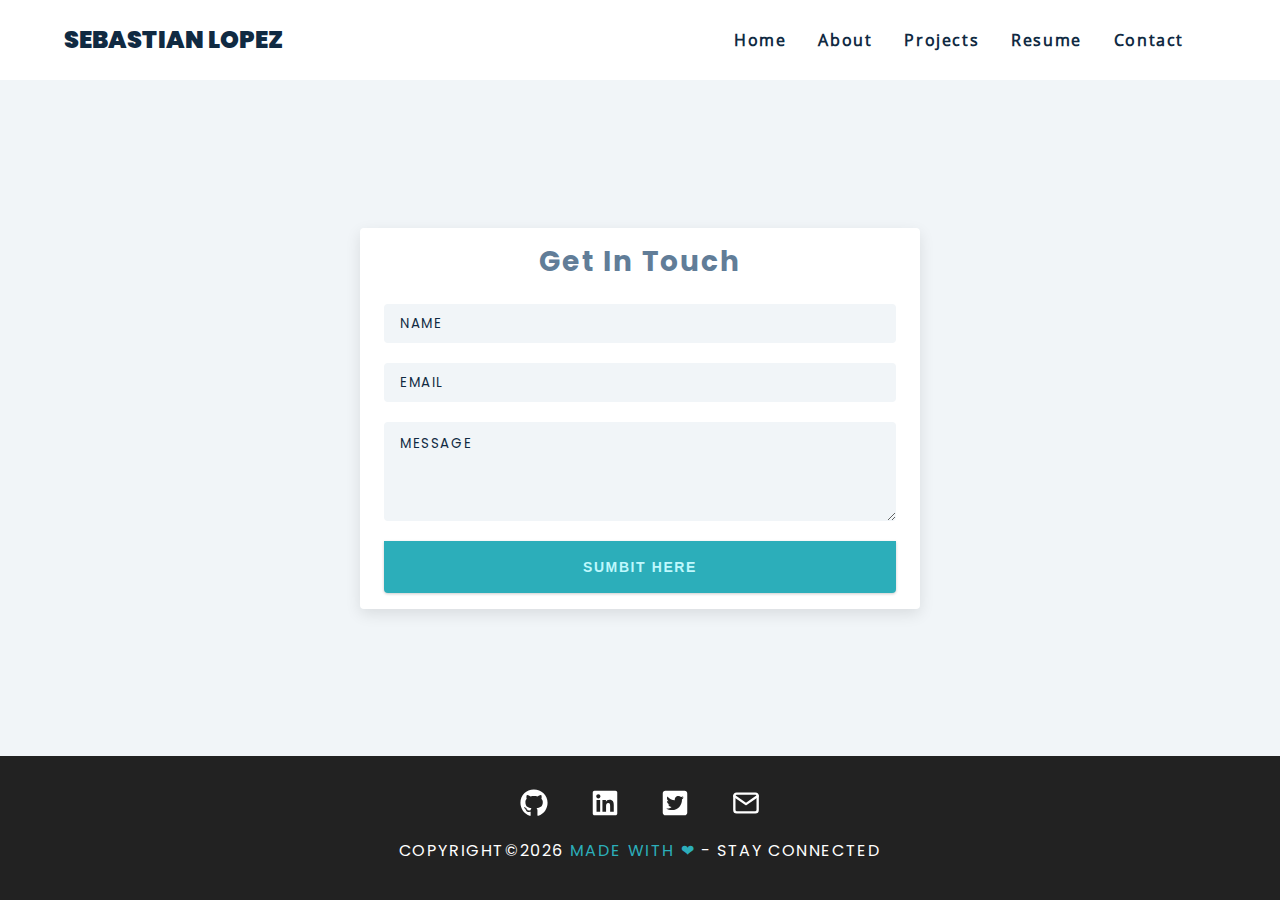
<file: contact/index.html>
<!DOCTYPE html><html lang="en"><head><meta charSet="utf-8"/><meta http-equiv="x-ua-compatible" content="ie=edge"/><meta name="viewport" content="width=device-width, initial-scale=1, shrink-to-fit=no"/><style data-href="/styles.3a00c752edc36fd9efd4.css">:root{--clr-primary-1:#044e53;--clr-primary-2:#0a6c75;--clr-primary-3:#0e7c86;--clr-primary-4:#149199;--clr-primary-5:#2caeba;--clr-primary-6:#37bcc8;--clr-primary-7:#52d1da;--clr-primary-8:#88ebf2;--clr-primary-9:#bff8fd;--clr-primary-10:#e0fcff;--clr-grey-1:#102a42;--clr-grey-3:#324d67;--clr-grey-4:#48647f;--clr-grey-5:#617d98;--clr-grey-8:#bcccdc;--clr-grey-9:#dae2ec;--clr-grey-10:#f1f5f8;--clr-green-dark:#1d9527;--clr-red-dark:#bb2525;--clr-red-light:#e66b6b;--clr-white:#fff;--ff-primary:"Poppins",sans-serif;--ff-secondary:"Open Sans",sans-serif;--transition:all 0.3s linear;--spacing:0.1rem;--radius:0.25rem;--light-shadow:0 5px 15px rgba(0,0,0,0.1);--dark-shadow:0 5px 15px rgba(0,0,0,0.2);--max-width:1170px;--fixed-width:700px}*,:after,:before{margin:0;padding:0;box-sizing:border-box}body{font-family:var(--ff-secondary);background:var(--clr-white);color:var(--clr-grey-1);line-height:1.5;font-size:.875rem;margin-top:5rem}ul{list-style-type:none}a{text-decoration:none}h1,h2,h3,h4{letter-spacing:var(--spacing);text-transform:capitalize;line-height:1.25;margin-bottom:.75rem;font-family:var(--ff-primary)}h1{font-size:3rem}h2{font-size:2rem}h3{font-size:1.25rem}h4{font-size:.875rem}p{margin-bottom:1.25rem;color:var(--clr-grey-3)}@media screen and (min-width:800px){h1{font-size:4rem}h2{font-size:2.5rem}h3{font-size:1.75rem}body,h4{font-size:1rem}h1,h2,h3,h4{line-height:1}}.btn{text-transform:uppercase;background:var(--clr-primary-5);color:var(--clr-primary-9);padding:.375rem .75rem;letter-spacing:var(--spacing);display:inline-block;font-weight:700;transition:var(--transition);font-size:.875rem;border:2px solid transparent;cursor:pointer;box-shadow:0 1px 3px rgba(0,0,0,.2);border-radius:var(--radius)}.btn:hover{color:var(--clr-primary-1);background:var(--clr-primary-8)}.center-btn{display:block;width:12rem;text-align:center;margin:3rem auto 0}.section{padding:5rem 0}.section-center{width:90vw;margin:0 auto;max-width:1170px}@media screen and (min-width:992px){.section-center{width:95vw}}.underline{width:5rem;height:.25rem;margin-bottom:1.25rem;background:var(--clr-primary-5);margin-left:auto;margin-right:auto}.section-title{margin-bottom:4rem;text-align:center}.bg-grey{background:var(--clr-grey-10)}.social-links{margin-top:2rem;width:15rem;display:flex;justify-content:space-between}.social-link{font-size:1.75rem;color:var(--clr-grey-1);transition:var(--transition)}.social-link:hover{color:var(--clr-primary-5)}.navbar{position:absolute;top:0;left:0;width:100%;height:5rem;display:flex;align-items:center;z-index:200;background:var(--clr-white)}.nav-center{width:90vw;max-width:1170px;margin:0 auto}.nav-header{display:flex;justify-content:space-between;align-items:center}.nav-header img{margin-bottom:.375rem}.toggle-btn{font-size:2rem;background:transparent;border-color:transparent;color:var(--clr-primary-5);cursor:pointer;transition:var(--transition)}.toggle-btn:hover{color:var(--clr-primary-2)}.nav-links{display:none}@media screen and (min-width:768px){.toggle-btn{display:none}.nav-links{display:flex;justify-content:flex-end}.nav-links li{margin-right:2rem}.nav-links a{text-transform:capitalize;color:var(--clr-grey-1);font-weight:700;letter-spacing:var(--spacing);transition:var(--transition);padding:.5rem 0}.nav-links a:hover{color:var(--clr-primary-5);box-shadow:0 2px var(--clr-primary-5)}.home-nav-links a{color:var(--clr-white)}.nav-center{display:grid;grid-template-columns:auto 1fr;align-items:center}}@media screen and (min-width:768px){.navbar{background:transparent}}.sidebar{background:var(--clr-grey-10);position:fixed;top:0;left:0;width:100%;height:100%;z-index:999;display:grid;place-items:center;opacity:0;transition:var(--transition);transform:translateX(-100%)}.show-sidebar{opacity:1;transform:translateX(0)}.sidebar-links li{opacity:0}.sidebar-links li a{display:block;text-align:center;text-transform:capitalize;color:var(--clr-grey-5);letter-spacing:var(--spacing);margin-bottom:.5rem;font-size:2rem;transition:var(--transition);border-radius:var(--radius)}.sidebar-links li a:hover{background:var(--clr-primary-9);color:var(--clr-primary-5)}.close-btn{position:absolute;right:4.75%;top:2.75%;font-size:2.5rem;background:transparent;border-color:transparent;color:var(--clr-red-dark);cursor:pointer}@media screen and (min-width:992px){.sidebar{transform:translateX(-100%)}}.sidebar-links li{animation:slideRight .5s ease-in-out .3s forwards}.sidebar-links li:first-of-type{animation-delay:.25s}.sidebar-links li:nth-of-type(2){animation-delay:.5s}.sidebar-links li:nth-of-type(3){animation-delay:.75s}.sidebar-links li:nth-of-type(4){animation-delay:1s}.sidebar-links li:nth-of-type(5){animation-delay:1.25s}@keyframes slideRight{0%{transform:translateX(-200px);opacity:0}to{transform:translateX(0);opacity:1}}.sidebar-icons li{opacity:0;animation:slideUp .5s ease-in-out .3s forwards}.sidebar-icons li:first-of-type{animation-delay:.25s}.sidebar-icons li:nth-of-type(2){animation-delay:.5s}.sidebar-icons li:nth-of-type(3){animation-delay:.75s}.sidebar-icons li:nth-of-type(4){animation-delay:1s}.sidebar-icons li:nth-of-type(5){animation-delay:1.25s}@keyframes slideUp{0%{transform:translateY(200px);opacity:0}to{transform:translateY(0);opacity:1}}.hero{background:var(--clr-primary-10);position:relative}.hero,.hero-background-img{margin-top:-5rem;padding-top:5rem;height:100vh}.hero-background-img{width:100%}.hero-center{height:100%;display:grid;align-items:center}.hero .underline{margin-bottom:.5rem;margin-left:0}.hero-info{background:transparent}.hero-img{display:none}.hero-info h1,.hero-info h4{color:var(--clr-white)}.hero-icons{justify-items:flex-start}.hero .btn{margin-top:1.25rem}.hero-info .social-link{color:#fff}.hero-info .social-link:hover{color:var(--clr-primary-5)}.hero-info .underline{margin-left:0}@media screen and (min-width:992px){.hero:before{content:"";position:absolute;top:0;left:65%;right:0;bottom:0;background:var(--clr-white)}.hero-center{grid-template-columns:repeat(12,1fr)}.hero h4{font-size:.85rem}.hero-info{grid-row:1/1;grid-column:1/span 8}.hero-img{display:block;grid-row:1/1;grid-column:6/-1}}@media screen and (min-width:1170px){.hero h4{font-size:1rem}.hero-info{grid-column:1/span 8}.hero h4{line-height:1}}.service{background:var(--clr-white);padding:3rem 1.5rem;margin-bottom:2rem;border-radius:var(--radius);text-align:center;transition:var(--transition)}.service-icon{font-size:2rem;margin-bottom:1.5rem}.service .underline{width:3rem;height:.12rem}.service .underline,.service p{transition:var(--transition)}.service:hover{background:var(--clr-primary-5)}.service:hover,.service:hover p{color:var(--clr-primary-9)}.service:hover .underline{background:var(--clr-primary-9)}@media screen and (min-width:676px){.services-center{display:grid;grid-template-columns:1fr 1fr;-webkit-column-gap:2rem;column-gap:2rem}}@media screen and (min-width:992px){.services-center{grid-template-columns:1fr 1fr 1fr}}.jobs-center{width:80vw;margin:0 auto;max-width:var(--max-width)}.btn-container{display:flex;flex-direction:row;justify-content:center;margin-bottom:4rem}.job-btn{background:transparent;border-color:transparent;text-transform:capitalize;font-size:1.25rem;letter-spacing:var(--spacing);margin:0 .5rem;transition:var(--transition);cursor:pointer;padding:.25rem 0;line-height:1}.active-btn,.job-btn:hover{color:var(--clr-primary-5);box-shadow:0 2px var(--clr-primary-5)}.job-info{min-height:300px}.job-info h3{font-weight:400}.job-info h4{text-transform:uppercase;color:var(--clr-grey-5);background:var(--clr-grey-9);display:inline-block;padding:.375rem .75rem;border-radius:var(--radius)}.job-date{letter-spacing:var(--spacing)}.job-desc{display:grid;grid-template-columns:auto 1fr;-webkit-column-gap:2rem;column-gap:2rem;align-items:center;margin-bottom:1.25rem}.job-desc p{margin-bottom:0;color:var(--clr-grey-3)}.job-icon{color:var(--clr-primary-5)}@media screen and (min-width:992px){.jobs-center{width:90vw;display:grid;grid-template-columns:200px 1fr;-webkit-column-gap:4rem;column-gap:4rem}.btn-container{flex-direction:column;justify-content:flex-start}.job-btn{margin-bottom:1rem}.active-btn,.job-btn:hover{box-shadow:-2px 0 var(--clr-primary-5)}}.projects{background:var(--clr-grey-10)}.project{display:grid;margin-bottom:4rem}.project-img{border-top-left-radius:var(--radius);border-top-right-radius:var(--radius);height:19rem;z-index:1}.project-img:after{content:"";position:absolute;top:0;left:0;width:100%;height:100%;background:linear-gradient(to bottom right,var(--clr-primary-5),#222);opacity:.68;transition:var(--transition)}.project:hover .project-img:after{opacity:0}.project-info{background:var(--clr-white);padding:1rem 2rem;border-bottom-left-radius:var(--radius);border-bottom-right-radius:var(--radius)}.project-number{display:inline-block;font-size:1.25rem;color:var(--clr-primary-5);margin-bottom:.75rem}.project-info h3{font-weight:500;margin-bottom:1.5rem;font-size:1.5rem}.project-desc{word-spacing:15px;color:var(--clr-grey-3)}.project-stack{margin-bottom:1rem}.about-stack span,.project-stack span{display:inline-block;background:var(--clr-grey-9);color:var(--clr-grey-5);margin-right:.5rem;padding:.25rem .5rem;border-radius:var(--radius);text-transform:uppercase;letter-spacing:2px;font-size:.85rem}.about-stack span{margin-top:.5rem}.project-icon{color:var(--clr-primary-5);font-size:1.25rem;margin-right:.5rem;transition:var(--transition)}.project-icon:hover{color:var(--clr-primary-1)}@media screen and (min-width:576px){.project-img{height:19rem}}@media screen and (min-width:768px){.project-img{height:22rem}}@media screen and (min-width:992px){.project{grid-template-columns:repeat(12,1fr);align-items:center}.project-img{grid-column:1/span 8;height:30rem}.project-img,.project-info{grid-row:1/1;border-radius:var(--radius);box-shadow:var(--dark-shadow)}.project-info{z-index:1;grid-column:5/12}.project:nth-of-type(2n) .project-img{grid-column:5/-1;grid-row:1/1}.project:nth-of-type(2n) .project-info{grid-column:2/span 7;grid-row:1/1;text-align:left}}.blog{display:block;margin-bottom:2rem;background:var(--clr-grey-10);border-radius:var(--radius);box-shadow:var(--light-shadow);transition:var(--transition)}.blog:hover{box-shadow:var(--dark-shadow);transform:scale(1.02)}.blog article{height:100%;display:grid;grid-template-rows:auto 1fr}.blog-card{display:grid;grid-template-rows:auto 1fr auto}.blog-img{border-top-left-radius:var(--radius);border-top-right-radius:var(--radius);height:15rem}.blog-card{padding:1.5rem 1rem}.blog-card h4{color:var(--clr-grey-1)}.blog-footer{display:flex;justify-content:space-between;align-items:center}.blog-footer p{margin-bottom:0;font-weight:700;color:var(--clr-grey-5)}.blog-footer p:first-of-type{display:inline-block;background:var(--clr-grey-9);color:var(--clr-grey-5);margin-right:.5rem;padding:.25rem .5rem;border-radius:var(--radius);text-transform:uppercase;letter-spacing:2px;font-size:.85rem}@media screen and (min-width:576px){.blogs-center{display:grid;grid-template-columns:repeat(auto-fill,minmax(368px,1fr));-webkit-column-gap:2rem;column-gap:2rem}.blog-img{height:17.5rem}}@media screen and (min-width:850px){.blog-img{height:13.75rem}}.footer{height:9rem;background:#222;text-align:center;display:grid;place-items:center}.footer h4{margin-top:.5rem;color:var(--clr-white);font-weight:400;text-transform:uppercase}.footer h4 span{color:var(--clr-primary-5)}.footer-links{margin:0 auto 1rem}.footer .social-link{color:var(--clr-white)}.footer .social-link:hover{color:var(--clr-primary-5)}.about-page,.blog-page,.blog-template,.contact-page,.error-page,.projects-page{background:var(--clr-grey-10);min-height:calc(100vh - 14rem)}.error-page{display:grid;place-items:center;background:var(--clr-primary-10);text-align:center}.error-page h1{text-transform:uppercase;color:var(--clr-primary-1);margin-bottom:2rem}.blog-page .blog{background:var(--clr-white)}.about-page{padding:7rem 0}.about-img{margin-bottom:2rem;height:25rem}.about-text .section-title{margin-bottom:2rem;text-align:left}.about-text .underline{margin-left:0;margin-right:0}.about-text p{line-height:2}.stack-container{width:30rem;display:grid;grid-template-columns:1fr 1fr 1fr;row-gap:.5rem}.stack-container span{text-transform:uppercase;display:flex;align-items:center;letter-spacing:1px;color:var(--clr-grey-4)}.stack-icon{color:var(--clr-primary-5);margin-right:.25rem;font-size:1rem}@media screen and (min-width:992px){.about-center{display:grid;grid-template-columns:repeat(12,1fr);align-items:center;-webkit-column-gap:4rem;column-gap:4rem}.about-img{grid-column:1/span 5;margin-bottom:0}.about-text{grid-column:6/-1}}.contact-page{display:grid;place-items:center;padding:5rem 0}.contact-form{background:var(--clr-white);border-radius:var(--radius);text-align:center;box-shadow:var(--light-shadow);transition:var(--transition);width:90vw;max-width:35rem}.contact-form:hover{box-shadow:var(--dark-shadow)}.contact-form h3{padding-top:1.25rem;color:var(--clr-grey-5)}.form-group{padding:1rem 1.5rem}.form-control{display:block;width:100%;padding:.75rem 1rem;border:none;margin-bottom:1.25rem;background:var(--clr-grey-10);border-radius:var(--radius);text-transform:uppercase;letter-spacing:var(--spacing)}.form-control::-webkit-input-placeholder{font-family:var(--ff-primary);color:var(--clr-grey-1);text-transform:uppercase;letter-spacing:var(--spacing)}.form-control:-ms-input-placeholder{font-family:var(--ff-primary);color:var(--clr-grey-1);text-transform:uppercase;letter-spacing:var(--spacing)}.form-control::-ms-input-placeholder{font-family:var(--ff-primary);color:var(--clr-grey-1);text-transform:uppercase;letter-spacing:var(--spacing)}.form-control::placeholder{font-family:var(--ff-primary);color:var(--clr-grey-1);text-transform:uppercase;letter-spacing:var(--spacing)}.submit-btn{display:block;width:100%;padding:1rem;border-bottom-left-radius:var(--radius);border-bottom-right-radius:var(--radius);border-top-right-radius:0;border-top-left-radius:0}.blog-template{padding:5rem 0}.blog-template h1,.blog-template h2{text-align:center}.blog-template ul{margin-top:2rem;display:inline-block}.blog-template ul li{background:var(--clr-grey-9);color:var(--clr-grey-5);padding:.5rem 1rem;margin:1rem 0;text-transform:uppercase}.blog-template blockquote{background:var(--clr-primary-9);border-radius:var(--radius);padding:1rem;line-height:2;color:var(--clr-primary-5);margin:2rem 0}.blog-template pre{background:#222;color:#ff0;overflow-x:scroll;padding:1rem 1.5rem;border-radius:var(--radius)}.blog-template img{width:15rem;height:15rem;margin:3rem 0}.gif{display:block;width:auto;height:300px;box-shadow:0 3px 5px rgba(67,166,153,.15),0 5px 16px rgba(67,166,153,.15);margin:.4125rem auto .825rem}.error-container{margin:5rem 0}.navbar-brand{text-transform:uppercase;font-weight:900;font-family:var(--ff-primary);font-size:1.5rem;cursor:pointer}.home-navbar-brand,.navbar-brand{color:var(--clr-grey-1)}@media screen and (min-width:768px){.home-navbar-brand{color:var(--clr-white)}}</style><meta name="generator" content="Gatsby 2.21.0"/><title data-react-helmet="true">Contact | Sebastian Lopez H | Software Developer | Freelancer</title><meta data-react-helmet="true" name="description" content="Contact page"/><meta data-react-helmet="true" name="image" content="/twitter-img.png"/><meta data-react-helmet="true" name="twitter:card" content="summary_large_image"/><meta data-react-helmet="true" name="twitter:creator" content="@sebaslherrera"/><meta data-react-helmet="true" name="twitter:title" content="Sebastian Lopez H | Software Developer | Freelancer"/><meta data-react-helmet="true" name="twitter:description" content="This is FullStack Portfolio Site"/><meta data-react-helmet="true" name="twitter:image" content="https://sebaslherrera.github.io/twitter-img.png"/><meta data-react-helmet="true" property="og:site_name" content="Sebastian Lopez H | Software Developer | Freelancer"/><meta data-react-helmet="true" property="og:title" content="Sebastian Lopez H | Software Developer | Freelancer"/><meta data-react-helmet="true" property="og:description" content="Contact page"/><meta data-react-helmet="true" property="og:image" itemProp="image" content="https://sebaslherrera.github.io/twitter-img.png"/><meta data-react-helmet="true" property="og:type" content="website"/><link rel="sitemap" type="application/xml" href="/sitemap.xml"/><link rel="preload" as="font" type="font/woff2" crossorigin="anonymous" href="/google-fonts/s/opensans/v17/mem8YaGs126MiZpBA-UFVZ0b.woff2"/><link rel="preload" as="font" type="font/woff2" crossorigin="anonymous" href="/google-fonts/s/poppins/v12/pxiByp8kv8JHgFVrLBT5Z1xlFQ.woff2"/><link rel="preload" as="font" type="font/woff2" crossorigin="anonymous" href="/google-fonts/s/poppins/v12/pxiByp8kv8JHgFVrLCz7Z1xlFQ.woff2"/><link rel="preload" as="font" type="font/woff2" crossorigin="anonymous" href="/google-fonts/s/poppins/v12/pxiEyp8kv8JHgFVrJJfecg.woff2"/><link rel="preload" as="font" type="font/woff2" crossorigin="anonymous" href="/google-fonts/s/roboto/v20/KFOlCnqEu92Fr1MmWUlfBBc4.woff2"/><link rel="preload" as="font" type="font/woff2" crossorigin="anonymous" href="/google-fonts/s/roboto/v20/KFOmCnqEu92Fr1Mu4mxK.woff2"/><style type="text/css">@font-face{font-family:Roboto;font-style:normal;font-weight:400;src:local('Roboto'),local('Roboto-Regular'),url(/google-fonts/s/roboto/v20/KFOmCnqEu92Fr1Mu4mxK.woff2) format('woff2'),url(/google-fonts/s/roboto/v20/KFOmCnqEu92Fr1Mu4mxM.woff) format('woff');font-display: swap;}@font-face{font-family:Roboto;font-style:normal;font-weight:700;src:local('Roboto Bold'),local('Roboto-Bold'),url(/google-fonts/s/roboto/v20/KFOlCnqEu92Fr1MmWUlfBBc4.woff2) format('woff2'),url(/google-fonts/s/roboto/v20/KFOlCnqEu92Fr1MmWUlfBBc-.woff) format('woff');font-display: swap;}@font-face{font-family:'Open Sans';font-style:normal;font-weight:400;src:local('Open Sans Regular'),local('OpenSans-Regular'),url(/google-fonts/s/opensans/v17/mem8YaGs126MiZpBA-UFVZ0b.woff2) format('woff2'),url(/google-fonts/s/opensans/v17/mem8YaGs126MiZpBA-UFVZ0d.woff) format('woff');font-display: swap;}@font-face{font-family:Poppins;font-style:normal;font-weight:400;src:local('Poppins Regular'),local('Poppins-Regular'),url(/google-fonts/s/poppins/v12/pxiEyp8kv8JHgFVrJJfecg.woff2) format('woff2'),url(/google-fonts/s/poppins/v12/pxiEyp8kv8JHgFVrJJfedA.woff) format('woff');font-display: swap;}@font-face{font-family:Poppins;font-style:normal;font-weight:700;src:local('Poppins Bold'),local('Poppins-Bold'),url(/google-fonts/s/poppins/v12/pxiByp8kv8JHgFVrLCz7Z1xlFQ.woff2) format('woff2'),url(/google-fonts/s/poppins/v12/pxiByp8kv8JHgFVrLCz7Z1xlEw.woff) format('woff');font-display: swap;}@font-face{font-family:Poppins;font-style:normal;font-weight:900;src:local('Poppins Black'),local('Poppins-Black'),url(/google-fonts/s/poppins/v12/pxiByp8kv8JHgFVrLBT5Z1xlFQ.woff2) format('woff2'),url(/google-fonts/s/poppins/v12/pxiByp8kv8JHgFVrLBT5Z1xlEw.woff) format('woff');font-display: swap;}</style><link as="script" rel="preload" href="/webpack-runtime-1b232e6f28fb6ae60662.js"/><link as="script" rel="preload" href="/framework-765e22598f156804c016.js"/><link as="script" rel="preload" href="/styles-5379f07abcd59a0e64bf.js"/><link as="script" rel="preload" href="/app-b2d4c9e0b2dad35f75f6.js"/><link as="script" rel="preload" href="/1bfc9850-d7630b056e1758785a17.js"/><link as="script" rel="preload" href="/5e2a4920-94d1cac3004333fbb11f.js"/><link as="script" rel="preload" href="/605a5af4c377639698e51fcc98960cf3a4b9e340-a2fd0dbd9c6887c5d88c.js"/><link as="script" rel="preload" href="/component---src-pages-contact-js-8e50bfcc64fea47acb6c.js"/><link as="fetch" rel="preload" href="/page-data/contact/page-data.json" crossorigin="anonymous"/><link as="fetch" rel="preload" href="/page-data/app-data.json" crossorigin="anonymous"/></head><body><div id="___gatsby"><div style="outline:none" tabindex="-1" id="gatsby-focus-wrapper"><nav class="navbar"><div class="nav-center"><div class="nav-header"><a class="navbar-brand" href="/">Sebastian Lopez</a><button type="button" class="toggle-btn"><svg stroke="currentColor" fill="currentColor" stroke-width="0" viewBox="0 0 448 512" height="1em" width="1em" xmlns="http://www.w3.org/2000/svg"><path d="M16 224h416a16 16 0 0 0 16-16v-32a16 16 0 0 0-16-16H16a16 16 0 0 0-16 16v32a16 16 0 0 0 16 16zm416 192H16a16 16 0 0 0-16 16v32a16 16 0 0 0 16 16h416a16 16 0 0 0 16-16v-32a16 16 0 0 0-16-16zm3.17-384H172.83A12.82 12.82 0 0 0 160 44.83v38.34A12.82 12.82 0 0 0 172.83 96h262.34A12.82 12.82 0 0 0 448 83.17V44.83A12.82 12.82 0 0 0 435.17 32zm0 256H172.83A12.82 12.82 0 0 0 160 300.83v38.34A12.82 12.82 0 0 0 172.83 352h262.34A12.82 12.82 0 0 0 448 339.17v-38.34A12.82 12.82 0 0 0 435.17 288z"></path></svg></button></div><ul class="page-links nav-links"><li><a href="/">home</a></li><li><a href="/about/">about</a></li><li><a href="/projects/">projects</a></li><li><a href="https://drive.google.com/file/d/1Q3PMSAKsybxlhnqpPbjWHgran7kPx_o8/view?usp=sharing" target="__blank">resume</a></li><li><a aria-current="page" class="" href="/contact/">contact</a></li></ul></div></nav><aside class="sidebar "><button class="close-btn"><svg stroke="currentColor" fill="currentColor" stroke-width="0" viewBox="0 0 352 512" height="1em" width="1em" xmlns="http://www.w3.org/2000/svg"><path d="M242.72 256l100.07-100.07c12.28-12.28 12.28-32.19 0-44.48l-22.24-22.24c-12.28-12.28-32.19-12.28-44.48 0L176 189.28 75.93 89.21c-12.28-12.28-32.19-12.28-44.48 0L9.21 111.45c-12.28 12.28-12.28 32.19 0 44.48L109.28 256 9.21 356.07c-12.28 12.28-12.28 32.19 0 44.48l22.24 22.24c12.28 12.28 32.2 12.28 44.48 0L176 322.72l100.07 100.07c12.28 12.28 32.2 12.28 44.48 0l22.24-22.24c12.28-12.28 12.28-32.19 0-44.48L242.72 256z"></path></svg></button><div class="side-container"><ul class="page-links "><li><a href="/">home</a></li><li><a href="/about/">about</a></li><li><a href="/projects/">projects</a></li><li><a href="https://drive.google.com/file/d/1Q3PMSAKsybxlhnqpPbjWHgran7kPx_o8/view?usp=sharing" target="__blank">resume</a></li><li><a aria-current="page" class="" href="/contact/">contact</a></li></ul><ul class="social-links "><li><a href="https://github.com/sebaslherrera" class="social-link" target="_blank" rel="noopener noreferrer"><svg stroke="currentColor" fill="currentColor" stroke-width="0" viewBox="0 0 496 512" class="social-icon" height="1em" width="1em" xmlns="http://www.w3.org/2000/svg"><path d="M165.9 397.4c0 2-2.3 3.6-5.2 3.6-3.3.3-5.6-1.3-5.6-3.6 0-2 2.3-3.6 5.2-3.6 3-.3 5.6 1.3 5.6 3.6zm-31.1-4.5c-.7 2 1.3 4.3 4.3 4.9 2.6 1 5.6 0 6.2-2s-1.3-4.3-4.3-5.2c-2.6-.7-5.5.3-6.2 2.3zm44.2-1.7c-2.9.7-4.9 2.6-4.6 4.9.3 2 2.9 3.3 5.9 2.6 2.9-.7 4.9-2.6 4.6-4.6-.3-1.9-3-3.2-5.9-2.9zM244.8 8C106.1 8 0 113.3 0 252c0 110.9 69.8 205.8 169.5 239.2 12.8 2.3 17.3-5.6 17.3-12.1 0-6.2-.3-40.4-.3-61.4 0 0-70 15-84.7-29.8 0 0-11.4-29.1-27.8-36.6 0 0-22.9-15.7 1.6-15.4 0 0 24.9 2 38.6 25.8 21.9 38.6 58.6 27.5 72.9 20.9 2.3-16 8.8-27.1 16-33.7-55.9-6.2-112.3-14.3-112.3-110.5 0-27.5 7.6-41.3 23.6-58.9-2.6-6.5-11.1-33.3 2.6-67.9 20.9-6.5 69 27 69 27 20-5.6 41.5-8.5 62.8-8.5s42.8 2.9 62.8 8.5c0 0 48.1-33.6 69-27 13.7 34.7 5.2 61.4 2.6 67.9 16 17.7 25.8 31.5 25.8 58.9 0 96.5-58.9 104.2-114.8 110.5 9.2 7.9 17 22.9 17 46.4 0 33.7-.3 75.4-.3 83.6 0 6.5 4.6 14.4 17.3 12.1C428.2 457.8 496 362.9 496 252 496 113.3 383.5 8 244.8 8zM97.2 352.9c-1.3 1-1 3.3.7 5.2 1.6 1.6 3.9 2.3 5.2 1 1.3-1 1-3.3-.7-5.2-1.6-1.6-3.9-2.3-5.2-1zm-10.8-8.1c-.7 1.3.3 2.9 2.3 3.9 1.6 1 3.6.7 4.3-.7.7-1.3-.3-2.9-2.3-3.9-2-.6-3.6-.3-4.3.7zm32.4 35.6c-1.6 1.3-1 4.3 1.3 6.2 2.3 2.3 5.2 2.6 6.5 1 1.3-1.3.7-4.3-1.3-6.2-2.2-2.3-5.2-2.6-6.5-1zm-11.4-14.7c-1.6 1-1.6 3.6 0 5.9 1.6 2.3 4.3 3.3 5.6 2.3 1.6-1.3 1.6-3.9 0-6.2-1.4-2.3-4-3.3-5.6-2z"></path></svg></a></li><li><a href="https://www.linkedin.com/in/sebaslherrera/" class="social-link" target="_blank" rel="noopener noreferrer"><svg stroke="currentColor" fill="currentColor" stroke-width="0" viewBox="0 0 448 512" class="social-icon" height="1em" width="1em" xmlns="http://www.w3.org/2000/svg"><path d="M416 32H31.9C14.3 32 0 46.5 0 64.3v383.4C0 465.5 14.3 480 31.9 480H416c17.6 0 32-14.5 32-32.3V64.3c0-17.8-14.4-32.3-32-32.3zM135.4 416H69V202.2h66.5V416zm-33.2-243c-21.3 0-38.5-17.3-38.5-38.5S80.9 96 102.2 96c21.2 0 38.5 17.3 38.5 38.5 0 21.3-17.2 38.5-38.5 38.5zm282.1 243h-66.4V312c0-24.8-.5-56.7-34.5-56.7-34.6 0-39.9 27-39.9 54.9V416h-66.4V202.2h63.7v29.2h.9c8.9-16.8 30.6-34.5 62.9-34.5 67.2 0 79.7 44.3 79.7 101.9V416z"></path></svg></a></li><li><a href="https://twitter.com/sebaslherrera" class="social-link" target="_blank" rel="noopener noreferrer"><svg stroke="currentColor" fill="currentColor" stroke-width="0" viewBox="0 0 448 512" class="social-icon" height="1em" width="1em" xmlns="http://www.w3.org/2000/svg"><path d="M400 32H48C21.5 32 0 53.5 0 80v352c0 26.5 21.5 48 48 48h352c26.5 0 48-21.5 48-48V80c0-26.5-21.5-48-48-48zm-48.9 158.8c.2 2.8.2 5.7.2 8.5 0 86.7-66 186.6-186.6 186.6-37.2 0-71.7-10.8-100.7-29.4 5.3.6 10.4.8 15.8.8 30.7 0 58.9-10.4 81.4-28-28.8-.6-53-19.5-61.3-45.5 10.1 1.5 19.2 1.5 29.6-1.2-30-6.1-52.5-32.5-52.5-64.4v-.8c8.7 4.9 18.9 7.9 29.6 8.3a65.447 65.447 0 0 1-29.2-54.6c0-12.2 3.2-23.4 8.9-33.1 32.3 39.8 80.8 65.8 135.2 68.6-9.3-44.5 24-80.6 64-80.6 18.9 0 35.9 7.9 47.9 20.7 14.8-2.8 29-8.3 41.6-15.8-4.9 15.2-15.2 28-28.8 36.1 13.2-1.4 26-5.1 37.8-10.2-8.9 13.1-20.1 24.7-32.9 34z"></path></svg></a></li><li><a href="mailto:sebaslhdev@gmail.com" class="social-link" target="_blank" rel="noopener noreferrer"><svg stroke="currentColor" fill="none" stroke-width="2" viewBox="0 0 24 24" stroke-linecap="round" stroke-linejoin="round" class="social-icon" height="1em" width="1em" xmlns="http://www.w3.org/2000/svg"><path d="M4 4h16c1.1 0 2 .9 2 2v12c0 1.1-.9 2-2 2H4c-1.1 0-2-.9-2-2V6c0-1.1.9-2 2-2z"></path><polyline points="22,6 12,13 2,6"></polyline></svg></a></li></ul></div></aside><section class="contact-page"><article class="contact-form"><h3>Get in touch</h3><form action="https://formspree.io/mzbjwvrr" method="POST"><div class="form-group"><input type="text" placeholder="name" name="name" class="form-control"/><input type="email" name="email" placeholder="email" class="form-control"/><textarea name="message" rows="5" placeholder="message" class="form-control"></textarea><button type="submit" class="submit-btn btn">Sumbit here</button></div></form></article></section><footer class="footer"><div><ul class="social-links footer-links"><li><a href="https://github.com/sebaslherrera" class="social-link" target="_blank" rel="noopener noreferrer"><svg stroke="currentColor" fill="currentColor" stroke-width="0" viewBox="0 0 496 512" class="social-icon" height="1em" width="1em" xmlns="http://www.w3.org/2000/svg"><path d="M165.9 397.4c0 2-2.3 3.6-5.2 3.6-3.3.3-5.6-1.3-5.6-3.6 0-2 2.3-3.6 5.2-3.6 3-.3 5.6 1.3 5.6 3.6zm-31.1-4.5c-.7 2 1.3 4.3 4.3 4.9 2.6 1 5.6 0 6.2-2s-1.3-4.3-4.3-5.2c-2.6-.7-5.5.3-6.2 2.3zm44.2-1.7c-2.9.7-4.9 2.6-4.6 4.9.3 2 2.9 3.3 5.9 2.6 2.9-.7 4.9-2.6 4.6-4.6-.3-1.9-3-3.2-5.9-2.9zM244.8 8C106.1 8 0 113.3 0 252c0 110.9 69.8 205.8 169.5 239.2 12.8 2.3 17.3-5.6 17.3-12.1 0-6.2-.3-40.4-.3-61.4 0 0-70 15-84.7-29.8 0 0-11.4-29.1-27.8-36.6 0 0-22.9-15.7 1.6-15.4 0 0 24.9 2 38.6 25.8 21.9 38.6 58.6 27.5 72.9 20.9 2.3-16 8.8-27.1 16-33.7-55.9-6.2-112.3-14.3-112.3-110.5 0-27.5 7.6-41.3 23.6-58.9-2.6-6.5-11.1-33.3 2.6-67.9 20.9-6.5 69 27 69 27 20-5.6 41.5-8.5 62.8-8.5s42.8 2.9 62.8 8.5c0 0 48.1-33.6 69-27 13.7 34.7 5.2 61.4 2.6 67.9 16 17.7 25.8 31.5 25.8 58.9 0 96.5-58.9 104.2-114.8 110.5 9.2 7.9 17 22.9 17 46.4 0 33.7-.3 75.4-.3 83.6 0 6.5 4.6 14.4 17.3 12.1C428.2 457.8 496 362.9 496 252 496 113.3 383.5 8 244.8 8zM97.2 352.9c-1.3 1-1 3.3.7 5.2 1.6 1.6 3.9 2.3 5.2 1 1.3-1 1-3.3-.7-5.2-1.6-1.6-3.9-2.3-5.2-1zm-10.8-8.1c-.7 1.3.3 2.9 2.3 3.9 1.6 1 3.6.7 4.3-.7.7-1.3-.3-2.9-2.3-3.9-2-.6-3.6-.3-4.3.7zm32.4 35.6c-1.6 1.3-1 4.3 1.3 6.2 2.3 2.3 5.2 2.6 6.5 1 1.3-1.3.7-4.3-1.3-6.2-2.2-2.3-5.2-2.6-6.5-1zm-11.4-14.7c-1.6 1-1.6 3.6 0 5.9 1.6 2.3 4.3 3.3 5.6 2.3 1.6-1.3 1.6-3.9 0-6.2-1.4-2.3-4-3.3-5.6-2z"></path></svg></a></li><li><a href="https://www.linkedin.com/in/sebaslherrera/" class="social-link" target="_blank" rel="noopener noreferrer"><svg stroke="currentColor" fill="currentColor" stroke-width="0" viewBox="0 0 448 512" class="social-icon" height="1em" width="1em" xmlns="http://www.w3.org/2000/svg"><path d="M416 32H31.9C14.3 32 0 46.5 0 64.3v383.4C0 465.5 14.3 480 31.9 480H416c17.6 0 32-14.5 32-32.3V64.3c0-17.8-14.4-32.3-32-32.3zM135.4 416H69V202.2h66.5V416zm-33.2-243c-21.3 0-38.5-17.3-38.5-38.5S80.9 96 102.2 96c21.2 0 38.5 17.3 38.5 38.5 0 21.3-17.2 38.5-38.5 38.5zm282.1 243h-66.4V312c0-24.8-.5-56.7-34.5-56.7-34.6 0-39.9 27-39.9 54.9V416h-66.4V202.2h63.7v29.2h.9c8.9-16.8 30.6-34.5 62.9-34.5 67.2 0 79.7 44.3 79.7 101.9V416z"></path></svg></a></li><li><a href="https://twitter.com/sebaslherrera" class="social-link" target="_blank" rel="noopener noreferrer"><svg stroke="currentColor" fill="currentColor" stroke-width="0" viewBox="0 0 448 512" class="social-icon" height="1em" width="1em" xmlns="http://www.w3.org/2000/svg"><path d="M400 32H48C21.5 32 0 53.5 0 80v352c0 26.5 21.5 48 48 48h352c26.5 0 48-21.5 48-48V80c0-26.5-21.5-48-48-48zm-48.9 158.8c.2 2.8.2 5.7.2 8.5 0 86.7-66 186.6-186.6 186.6-37.2 0-71.7-10.8-100.7-29.4 5.3.6 10.4.8 15.8.8 30.7 0 58.9-10.4 81.4-28-28.8-.6-53-19.5-61.3-45.5 10.1 1.5 19.2 1.5 29.6-1.2-30-6.1-52.5-32.5-52.5-64.4v-.8c8.7 4.9 18.9 7.9 29.6 8.3a65.447 65.447 0 0 1-29.2-54.6c0-12.2 3.2-23.4 8.9-33.1 32.3 39.8 80.8 65.8 135.2 68.6-9.3-44.5 24-80.6 64-80.6 18.9 0 35.9 7.9 47.9 20.7 14.8-2.8 29-8.3 41.6-15.8-4.9 15.2-15.2 28-28.8 36.1 13.2-1.4 26-5.1 37.8-10.2-8.9 13.1-20.1 24.7-32.9 34z"></path></svg></a></li><li><a href="mailto:sebaslhdev@gmail.com" class="social-link" target="_blank" rel="noopener noreferrer"><svg stroke="currentColor" fill="none" stroke-width="2" viewBox="0 0 24 24" stroke-linecap="round" stroke-linejoin="round" class="social-icon" height="1em" width="1em" xmlns="http://www.w3.org/2000/svg"><path d="M4 4h16c1.1 0 2 .9 2 2v12c0 1.1-.9 2-2 2H4c-1.1 0-2-.9-2-2V6c0-1.1.9-2 2-2z"></path><polyline points="22,6 12,13 2,6"></polyline></svg></a></li></ul><h4>copyright©<!-- -->2020<span> Made with ❤</span> - Stay connected</h4></div></footer></div><div id="gatsby-announcer" style="position:absolute;top:0;width:1px;height:1px;padding:0;overflow:hidden;clip:rect(0, 0, 0, 0);white-space:nowrap;border:0" aria-live="assertive" aria-atomic="true"></div></div><script id="gatsby-script-loader">/*<![CDATA[*/window.pagePath="/contact/";/*]]>*/</script><script id="gatsby-chunk-mapping">/*<![CDATA[*/window.___chunkMapping={"app":["/app-b2d4c9e0b2dad35f75f6.js"],"component---src-pages-404-js":["/component---src-pages-404-js-4060e6c59b9bf33fa762.js"],"component---src-pages-about-js":["/component---src-pages-about-js-6dc8c4f91fbe6bda7900.js"],"component---src-pages-blog-js":["/component---src-pages-blog-js-165277f12fa52215544e.js"],"component---src-pages-contact-js":["/component---src-pages-contact-js-8e50bfcc64fea47acb6c.js"],"component---src-pages-index-js":["/component---src-pages-index-js-37bb43b0050aa6f5a4df.js"],"component---src-pages-projects-js":["/component---src-pages-projects-js-7760b0f38e707a9095da.js"],"component---src-templates-blog-template-js":["/component---src-templates-blog-template-js-2fb156659c8029c49235.js"]};/*]]>*/</script><script src="/component---src-pages-contact-js-8e50bfcc64fea47acb6c.js" async=""></script><script src="/605a5af4c377639698e51fcc98960cf3a4b9e340-a2fd0dbd9c6887c5d88c.js" async=""></script><script src="/5e2a4920-94d1cac3004333fbb11f.js" async=""></script><script src="/1bfc9850-d7630b056e1758785a17.js" async=""></script><script src="/app-b2d4c9e0b2dad35f75f6.js" async=""></script><script src="/styles-5379f07abcd59a0e64bf.js" async=""></script><script src="/framework-765e22598f156804c016.js" async=""></script><script src="/webpack-runtime-1b232e6f28fb6ae60662.js" async=""></script></body></html>
</file>
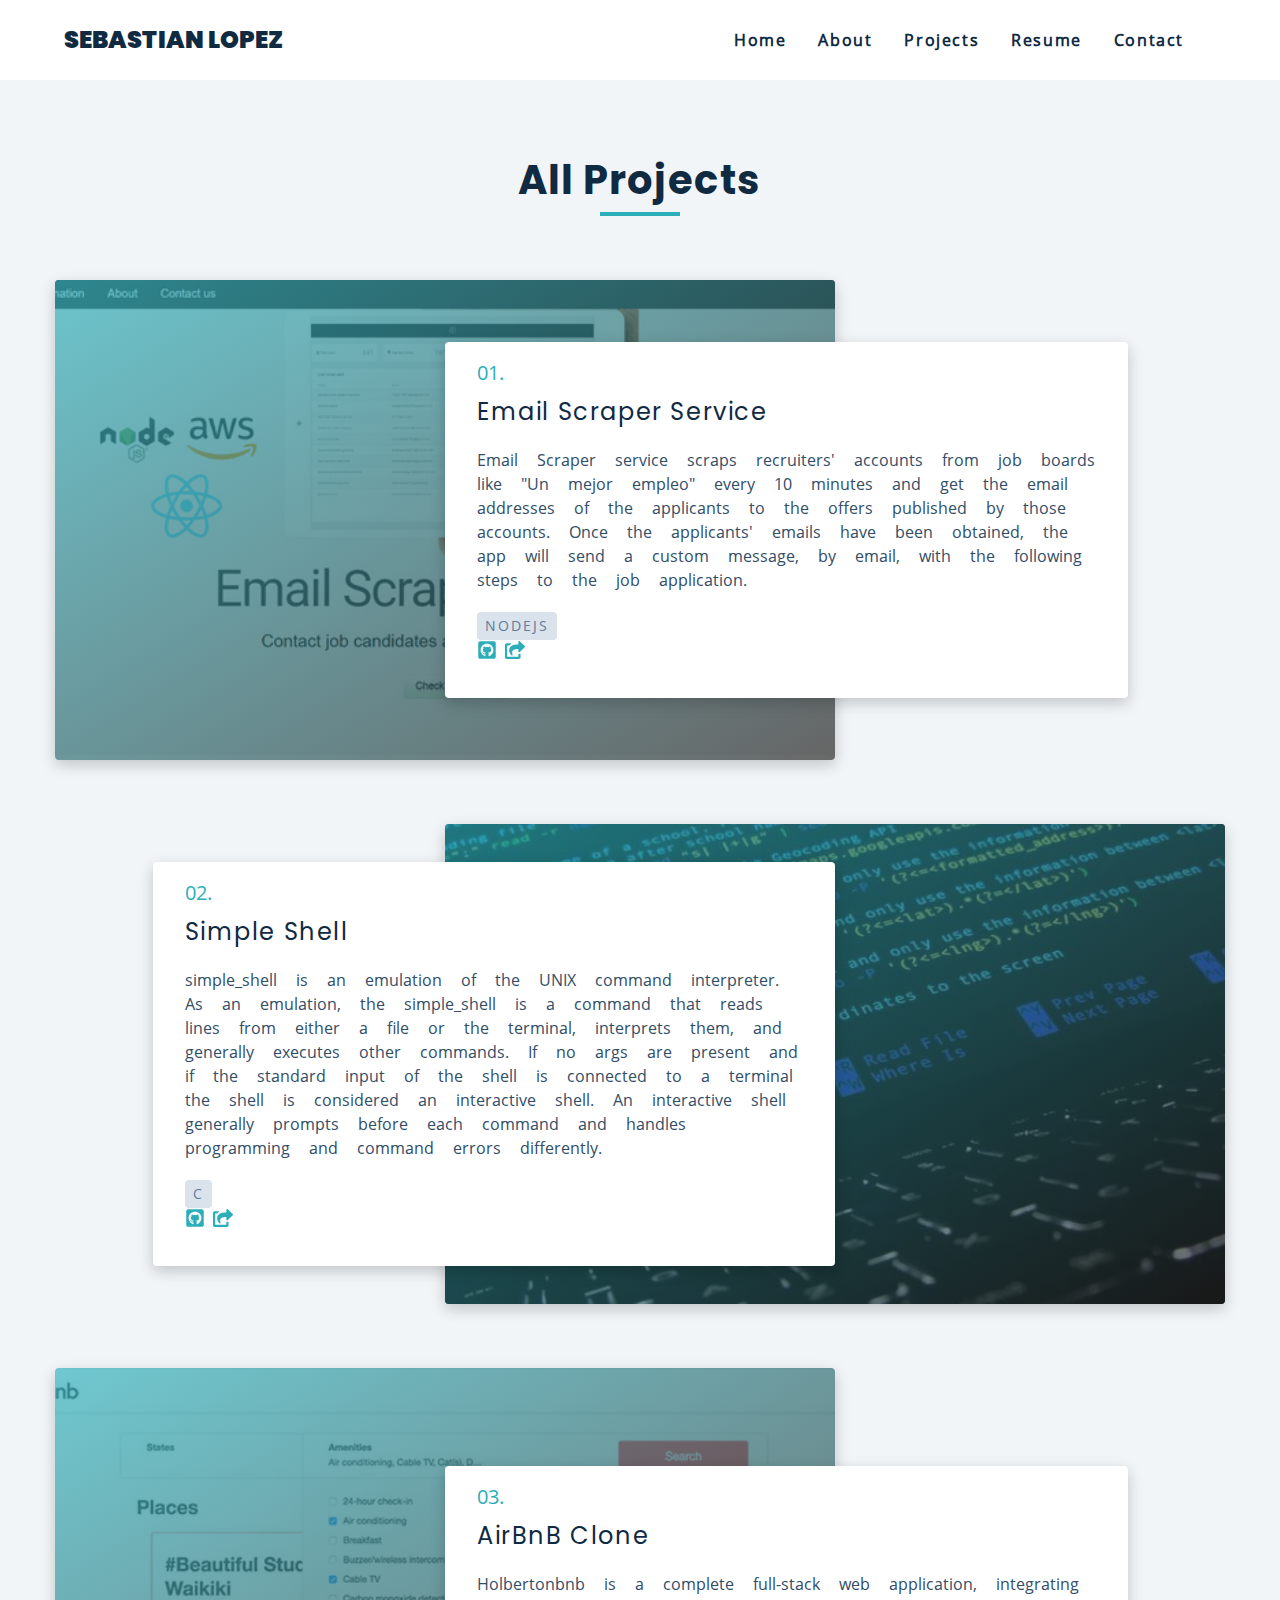
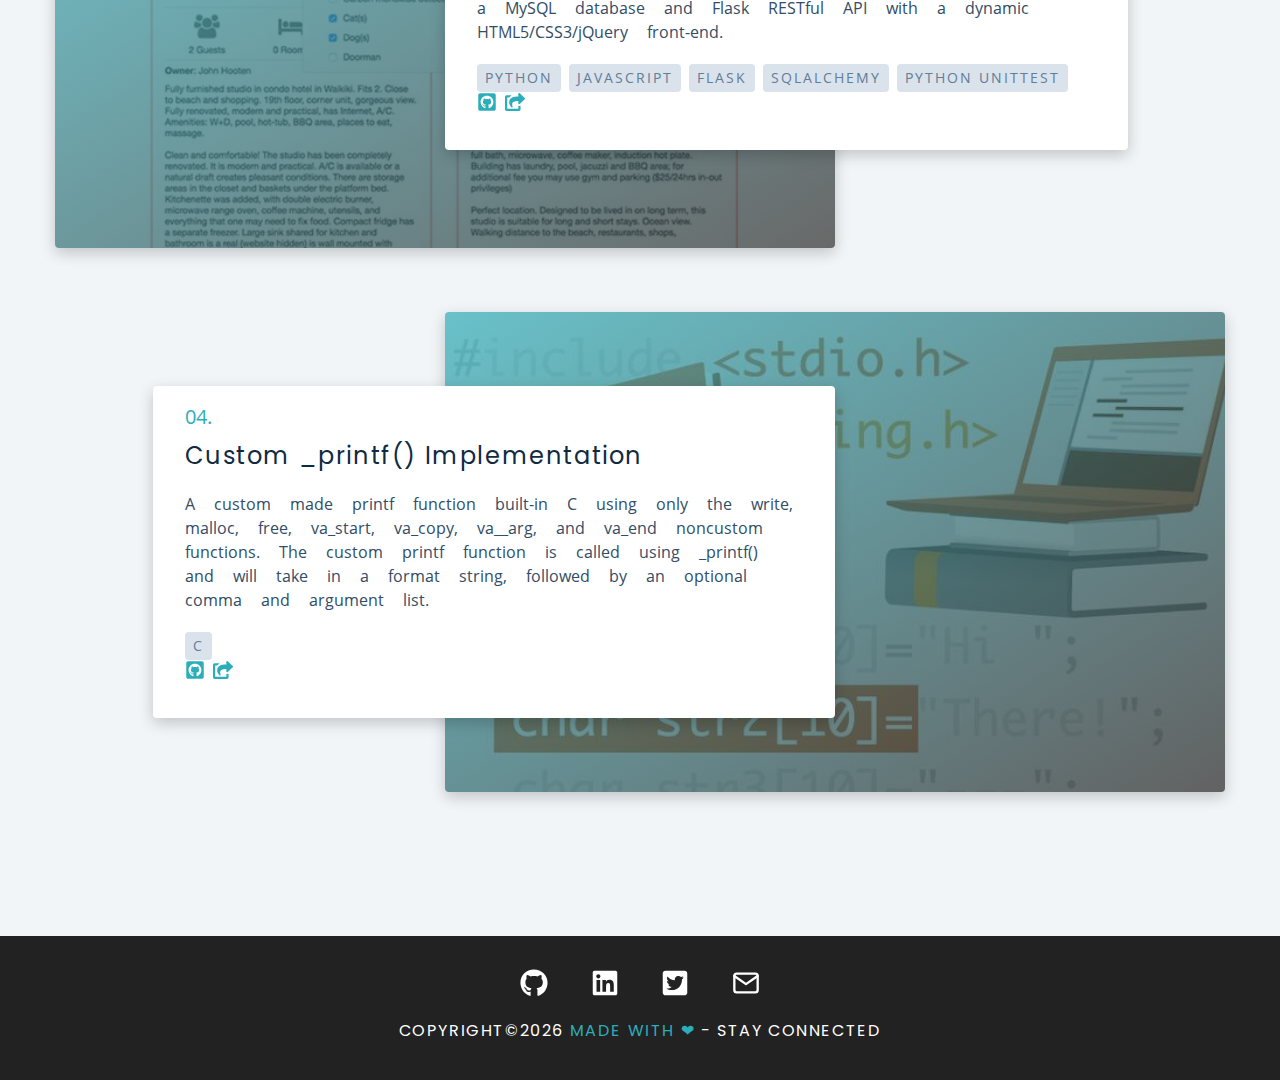
<file: projects/index.html>
<!DOCTYPE html><html lang="en"><head><meta charSet="utf-8"/><meta http-equiv="x-ua-compatible" content="ie=edge"/><meta name="viewport" content="width=device-width, initial-scale=1, shrink-to-fit=no"/><style data-href="/styles.3a00c752edc36fd9efd4.css">:root{--clr-primary-1:#044e53;--clr-primary-2:#0a6c75;--clr-primary-3:#0e7c86;--clr-primary-4:#149199;--clr-primary-5:#2caeba;--clr-primary-6:#37bcc8;--clr-primary-7:#52d1da;--clr-primary-8:#88ebf2;--clr-primary-9:#bff8fd;--clr-primary-10:#e0fcff;--clr-grey-1:#102a42;--clr-grey-3:#324d67;--clr-grey-4:#48647f;--clr-grey-5:#617d98;--clr-grey-8:#bcccdc;--clr-grey-9:#dae2ec;--clr-grey-10:#f1f5f8;--clr-green-dark:#1d9527;--clr-red-dark:#bb2525;--clr-red-light:#e66b6b;--clr-white:#fff;--ff-primary:"Poppins",sans-serif;--ff-secondary:"Open Sans",sans-serif;--transition:all 0.3s linear;--spacing:0.1rem;--radius:0.25rem;--light-shadow:0 5px 15px rgba(0,0,0,0.1);--dark-shadow:0 5px 15px rgba(0,0,0,0.2);--max-width:1170px;--fixed-width:700px}*,:after,:before{margin:0;padding:0;box-sizing:border-box}body{font-family:var(--ff-secondary);background:var(--clr-white);color:var(--clr-grey-1);line-height:1.5;font-size:.875rem;margin-top:5rem}ul{list-style-type:none}a{text-decoration:none}h1,h2,h3,h4{letter-spacing:var(--spacing);text-transform:capitalize;line-height:1.25;margin-bottom:.75rem;font-family:var(--ff-primary)}h1{font-size:3rem}h2{font-size:2rem}h3{font-size:1.25rem}h4{font-size:.875rem}p{margin-bottom:1.25rem;color:var(--clr-grey-3)}@media screen and (min-width:800px){h1{font-size:4rem}h2{font-size:2.5rem}h3{font-size:1.75rem}body,h4{font-size:1rem}h1,h2,h3,h4{line-height:1}}.btn{text-transform:uppercase;background:var(--clr-primary-5);color:var(--clr-primary-9);padding:.375rem .75rem;letter-spacing:var(--spacing);display:inline-block;font-weight:700;transition:var(--transition);font-size:.875rem;border:2px solid transparent;cursor:pointer;box-shadow:0 1px 3px rgba(0,0,0,.2);border-radius:var(--radius)}.btn:hover{color:var(--clr-primary-1);background:var(--clr-primary-8)}.center-btn{display:block;width:12rem;text-align:center;margin:3rem auto 0}.section{padding:5rem 0}.section-center{width:90vw;margin:0 auto;max-width:1170px}@media screen and (min-width:992px){.section-center{width:95vw}}.underline{width:5rem;height:.25rem;margin-bottom:1.25rem;background:var(--clr-primary-5);margin-left:auto;margin-right:auto}.section-title{margin-bottom:4rem;text-align:center}.bg-grey{background:var(--clr-grey-10)}.social-links{margin-top:2rem;width:15rem;display:flex;justify-content:space-between}.social-link{font-size:1.75rem;color:var(--clr-grey-1);transition:var(--transition)}.social-link:hover{color:var(--clr-primary-5)}.navbar{position:absolute;top:0;left:0;width:100%;height:5rem;display:flex;align-items:center;z-index:200;background:var(--clr-white)}.nav-center{width:90vw;max-width:1170px;margin:0 auto}.nav-header{display:flex;justify-content:space-between;align-items:center}.nav-header img{margin-bottom:.375rem}.toggle-btn{font-size:2rem;background:transparent;border-color:transparent;color:var(--clr-primary-5);cursor:pointer;transition:var(--transition)}.toggle-btn:hover{color:var(--clr-primary-2)}.nav-links{display:none}@media screen and (min-width:768px){.toggle-btn{display:none}.nav-links{display:flex;justify-content:flex-end}.nav-links li{margin-right:2rem}.nav-links a{text-transform:capitalize;color:var(--clr-grey-1);font-weight:700;letter-spacing:var(--spacing);transition:var(--transition);padding:.5rem 0}.nav-links a:hover{color:var(--clr-primary-5);box-shadow:0 2px var(--clr-primary-5)}.home-nav-links a{color:var(--clr-white)}.nav-center{display:grid;grid-template-columns:auto 1fr;align-items:center}}@media screen and (min-width:768px){.navbar{background:transparent}}.sidebar{background:var(--clr-grey-10);position:fixed;top:0;left:0;width:100%;height:100%;z-index:999;display:grid;place-items:center;opacity:0;transition:var(--transition);transform:translateX(-100%)}.show-sidebar{opacity:1;transform:translateX(0)}.sidebar-links li{opacity:0}.sidebar-links li a{display:block;text-align:center;text-transform:capitalize;color:var(--clr-grey-5);letter-spacing:var(--spacing);margin-bottom:.5rem;font-size:2rem;transition:var(--transition);border-radius:var(--radius)}.sidebar-links li a:hover{background:var(--clr-primary-9);color:var(--clr-primary-5)}.close-btn{position:absolute;right:4.75%;top:2.75%;font-size:2.5rem;background:transparent;border-color:transparent;color:var(--clr-red-dark);cursor:pointer}@media screen and (min-width:992px){.sidebar{transform:translateX(-100%)}}.sidebar-links li{animation:slideRight .5s ease-in-out .3s forwards}.sidebar-links li:first-of-type{animation-delay:.25s}.sidebar-links li:nth-of-type(2){animation-delay:.5s}.sidebar-links li:nth-of-type(3){animation-delay:.75s}.sidebar-links li:nth-of-type(4){animation-delay:1s}.sidebar-links li:nth-of-type(5){animation-delay:1.25s}@keyframes slideRight{0%{transform:translateX(-200px);opacity:0}to{transform:translateX(0);opacity:1}}.sidebar-icons li{opacity:0;animation:slideUp .5s ease-in-out .3s forwards}.sidebar-icons li:first-of-type{animation-delay:.25s}.sidebar-icons li:nth-of-type(2){animation-delay:.5s}.sidebar-icons li:nth-of-type(3){animation-delay:.75s}.sidebar-icons li:nth-of-type(4){animation-delay:1s}.sidebar-icons li:nth-of-type(5){animation-delay:1.25s}@keyframes slideUp{0%{transform:translateY(200px);opacity:0}to{transform:translateY(0);opacity:1}}.hero{background:var(--clr-primary-10);position:relative}.hero,.hero-background-img{margin-top:-5rem;padding-top:5rem;height:100vh}.hero-background-img{width:100%}.hero-center{height:100%;display:grid;align-items:center}.hero .underline{margin-bottom:.5rem;margin-left:0}.hero-info{background:transparent}.hero-img{display:none}.hero-info h1,.hero-info h4{color:var(--clr-white)}.hero-icons{justify-items:flex-start}.hero .btn{margin-top:1.25rem}.hero-info .social-link{color:#fff}.hero-info .social-link:hover{color:var(--clr-primary-5)}.hero-info .underline{margin-left:0}@media screen and (min-width:992px){.hero:before{content:"";position:absolute;top:0;left:65%;right:0;bottom:0;background:var(--clr-white)}.hero-center{grid-template-columns:repeat(12,1fr)}.hero h4{font-size:.85rem}.hero-info{grid-row:1/1;grid-column:1/span 8}.hero-img{display:block;grid-row:1/1;grid-column:6/-1}}@media screen and (min-width:1170px){.hero h4{font-size:1rem}.hero-info{grid-column:1/span 8}.hero h4{line-height:1}}.service{background:var(--clr-white);padding:3rem 1.5rem;margin-bottom:2rem;border-radius:var(--radius);text-align:center;transition:var(--transition)}.service-icon{font-size:2rem;margin-bottom:1.5rem}.service .underline{width:3rem;height:.12rem}.service .underline,.service p{transition:var(--transition)}.service:hover{background:var(--clr-primary-5)}.service:hover,.service:hover p{color:var(--clr-primary-9)}.service:hover .underline{background:var(--clr-primary-9)}@media screen and (min-width:676px){.services-center{display:grid;grid-template-columns:1fr 1fr;-webkit-column-gap:2rem;column-gap:2rem}}@media screen and (min-width:992px){.services-center{grid-template-columns:1fr 1fr 1fr}}.jobs-center{width:80vw;margin:0 auto;max-width:var(--max-width)}.btn-container{display:flex;flex-direction:row;justify-content:center;margin-bottom:4rem}.job-btn{background:transparent;border-color:transparent;text-transform:capitalize;font-size:1.25rem;letter-spacing:var(--spacing);margin:0 .5rem;transition:var(--transition);cursor:pointer;padding:.25rem 0;line-height:1}.active-btn,.job-btn:hover{color:var(--clr-primary-5);box-shadow:0 2px var(--clr-primary-5)}.job-info{min-height:300px}.job-info h3{font-weight:400}.job-info h4{text-transform:uppercase;color:var(--clr-grey-5);background:var(--clr-grey-9);display:inline-block;padding:.375rem .75rem;border-radius:var(--radius)}.job-date{letter-spacing:var(--spacing)}.job-desc{display:grid;grid-template-columns:auto 1fr;-webkit-column-gap:2rem;column-gap:2rem;align-items:center;margin-bottom:1.25rem}.job-desc p{margin-bottom:0;color:var(--clr-grey-3)}.job-icon{color:var(--clr-primary-5)}@media screen and (min-width:992px){.jobs-center{width:90vw;display:grid;grid-template-columns:200px 1fr;-webkit-column-gap:4rem;column-gap:4rem}.btn-container{flex-direction:column;justify-content:flex-start}.job-btn{margin-bottom:1rem}.active-btn,.job-btn:hover{box-shadow:-2px 0 var(--clr-primary-5)}}.projects{background:var(--clr-grey-10)}.project{display:grid;margin-bottom:4rem}.project-img{border-top-left-radius:var(--radius);border-top-right-radius:var(--radius);height:19rem;z-index:1}.project-img:after{content:"";position:absolute;top:0;left:0;width:100%;height:100%;background:linear-gradient(to bottom right,var(--clr-primary-5),#222);opacity:.68;transition:var(--transition)}.project:hover .project-img:after{opacity:0}.project-info{background:var(--clr-white);padding:1rem 2rem;border-bottom-left-radius:var(--radius);border-bottom-right-radius:var(--radius)}.project-number{display:inline-block;font-size:1.25rem;color:var(--clr-primary-5);margin-bottom:.75rem}.project-info h3{font-weight:500;margin-bottom:1.5rem;font-size:1.5rem}.project-desc{word-spacing:15px;color:var(--clr-grey-3)}.project-stack{margin-bottom:1rem}.about-stack span,.project-stack span{display:inline-block;background:var(--clr-grey-9);color:var(--clr-grey-5);margin-right:.5rem;padding:.25rem .5rem;border-radius:var(--radius);text-transform:uppercase;letter-spacing:2px;font-size:.85rem}.about-stack span{margin-top:.5rem}.project-icon{color:var(--clr-primary-5);font-size:1.25rem;margin-right:.5rem;transition:var(--transition)}.project-icon:hover{color:var(--clr-primary-1)}@media screen and (min-width:576px){.project-img{height:19rem}}@media screen and (min-width:768px){.project-img{height:22rem}}@media screen and (min-width:992px){.project{grid-template-columns:repeat(12,1fr);align-items:center}.project-img{grid-column:1/span 8;height:30rem}.project-img,.project-info{grid-row:1/1;border-radius:var(--radius);box-shadow:var(--dark-shadow)}.project-info{z-index:1;grid-column:5/12}.project:nth-of-type(2n) .project-img{grid-column:5/-1;grid-row:1/1}.project:nth-of-type(2n) .project-info{grid-column:2/span 7;grid-row:1/1;text-align:left}}.blog{display:block;margin-bottom:2rem;background:var(--clr-grey-10);border-radius:var(--radius);box-shadow:var(--light-shadow);transition:var(--transition)}.blog:hover{box-shadow:var(--dark-shadow);transform:scale(1.02)}.blog article{height:100%;display:grid;grid-template-rows:auto 1fr}.blog-card{display:grid;grid-template-rows:auto 1fr auto}.blog-img{border-top-left-radius:var(--radius);border-top-right-radius:var(--radius);height:15rem}.blog-card{padding:1.5rem 1rem}.blog-card h4{color:var(--clr-grey-1)}.blog-footer{display:flex;justify-content:space-between;align-items:center}.blog-footer p{margin-bottom:0;font-weight:700;color:var(--clr-grey-5)}.blog-footer p:first-of-type{display:inline-block;background:var(--clr-grey-9);color:var(--clr-grey-5);margin-right:.5rem;padding:.25rem .5rem;border-radius:var(--radius);text-transform:uppercase;letter-spacing:2px;font-size:.85rem}@media screen and (min-width:576px){.blogs-center{display:grid;grid-template-columns:repeat(auto-fill,minmax(368px,1fr));-webkit-column-gap:2rem;column-gap:2rem}.blog-img{height:17.5rem}}@media screen and (min-width:850px){.blog-img{height:13.75rem}}.footer{height:9rem;background:#222;text-align:center;display:grid;place-items:center}.footer h4{margin-top:.5rem;color:var(--clr-white);font-weight:400;text-transform:uppercase}.footer h4 span{color:var(--clr-primary-5)}.footer-links{margin:0 auto 1rem}.footer .social-link{color:var(--clr-white)}.footer .social-link:hover{color:var(--clr-primary-5)}.about-page,.blog-page,.blog-template,.contact-page,.error-page,.projects-page{background:var(--clr-grey-10);min-height:calc(100vh - 14rem)}.error-page{display:grid;place-items:center;background:var(--clr-primary-10);text-align:center}.error-page h1{text-transform:uppercase;color:var(--clr-primary-1);margin-bottom:2rem}.blog-page .blog{background:var(--clr-white)}.about-page{padding:7rem 0}.about-img{margin-bottom:2rem;height:25rem}.about-text .section-title{margin-bottom:2rem;text-align:left}.about-text .underline{margin-left:0;margin-right:0}.about-text p{line-height:2}.stack-container{width:30rem;display:grid;grid-template-columns:1fr 1fr 1fr;row-gap:.5rem}.stack-container span{text-transform:uppercase;display:flex;align-items:center;letter-spacing:1px;color:var(--clr-grey-4)}.stack-icon{color:var(--clr-primary-5);margin-right:.25rem;font-size:1rem}@media screen and (min-width:992px){.about-center{display:grid;grid-template-columns:repeat(12,1fr);align-items:center;-webkit-column-gap:4rem;column-gap:4rem}.about-img{grid-column:1/span 5;margin-bottom:0}.about-text{grid-column:6/-1}}.contact-page{display:grid;place-items:center;padding:5rem 0}.contact-form{background:var(--clr-white);border-radius:var(--radius);text-align:center;box-shadow:var(--light-shadow);transition:var(--transition);width:90vw;max-width:35rem}.contact-form:hover{box-shadow:var(--dark-shadow)}.contact-form h3{padding-top:1.25rem;color:var(--clr-grey-5)}.form-group{padding:1rem 1.5rem}.form-control{display:block;width:100%;padding:.75rem 1rem;border:none;margin-bottom:1.25rem;background:var(--clr-grey-10);border-radius:var(--radius);text-transform:uppercase;letter-spacing:var(--spacing)}.form-control::-webkit-input-placeholder{font-family:var(--ff-primary);color:var(--clr-grey-1);text-transform:uppercase;letter-spacing:var(--spacing)}.form-control:-ms-input-placeholder{font-family:var(--ff-primary);color:var(--clr-grey-1);text-transform:uppercase;letter-spacing:var(--spacing)}.form-control::-ms-input-placeholder{font-family:var(--ff-primary);color:var(--clr-grey-1);text-transform:uppercase;letter-spacing:var(--spacing)}.form-control::placeholder{font-family:var(--ff-primary);color:var(--clr-grey-1);text-transform:uppercase;letter-spacing:var(--spacing)}.submit-btn{display:block;width:100%;padding:1rem;border-bottom-left-radius:var(--radius);border-bottom-right-radius:var(--radius);border-top-right-radius:0;border-top-left-radius:0}.blog-template{padding:5rem 0}.blog-template h1,.blog-template h2{text-align:center}.blog-template ul{margin-top:2rem;display:inline-block}.blog-template ul li{background:var(--clr-grey-9);color:var(--clr-grey-5);padding:.5rem 1rem;margin:1rem 0;text-transform:uppercase}.blog-template blockquote{background:var(--clr-primary-9);border-radius:var(--radius);padding:1rem;line-height:2;color:var(--clr-primary-5);margin:2rem 0}.blog-template pre{background:#222;color:#ff0;overflow-x:scroll;padding:1rem 1.5rem;border-radius:var(--radius)}.blog-template img{width:15rem;height:15rem;margin:3rem 0}.gif{display:block;width:auto;height:300px;box-shadow:0 3px 5px rgba(67,166,153,.15),0 5px 16px rgba(67,166,153,.15);margin:.4125rem auto .825rem}.error-container{margin:5rem 0}.navbar-brand{text-transform:uppercase;font-weight:900;font-family:var(--ff-primary);font-size:1.5rem;cursor:pointer}.home-navbar-brand,.navbar-brand{color:var(--clr-grey-1)}@media screen and (min-width:768px){.home-navbar-brand{color:var(--clr-white)}}</style><meta name="generator" content="Gatsby 2.21.0"/><title data-react-helmet="true">Projects | Sebastian Lopez H | Software Developer | Freelancer</title><meta data-react-helmet="true" name="description" content="Awesome projects list in my career"/><meta data-react-helmet="true" name="image" content="/twitter-img.png"/><meta data-react-helmet="true" name="twitter:card" content="summary_large_image"/><meta data-react-helmet="true" name="twitter:creator" content="@sebaslherrera"/><meta data-react-helmet="true" name="twitter:title" content="Sebastian Lopez H | Software Developer | Freelancer"/><meta data-react-helmet="true" name="twitter:description" content="This is FullStack Portfolio Site"/><meta data-react-helmet="true" name="twitter:image" content="https://sebaslherrera.github.io/twitter-img.png"/><meta data-react-helmet="true" property="og:site_name" content="Sebastian Lopez H | Software Developer | Freelancer"/><meta data-react-helmet="true" property="og:title" content="Sebastian Lopez H | Software Developer | Freelancer"/><meta data-react-helmet="true" property="og:description" content="Awesome projects list in my career"/><meta data-react-helmet="true" property="og:image" itemProp="image" content="https://sebaslherrera.github.io/twitter-img.png"/><meta data-react-helmet="true" property="og:type" content="website"/><link rel="sitemap" type="application/xml" href="/sitemap.xml"/><link rel="preload" as="font" type="font/woff2" crossorigin="anonymous" href="/google-fonts/s/opensans/v17/mem8YaGs126MiZpBA-UFVZ0b.woff2"/><link rel="preload" as="font" type="font/woff2" crossorigin="anonymous" href="/google-fonts/s/poppins/v12/pxiByp8kv8JHgFVrLBT5Z1xlFQ.woff2"/><link rel="preload" as="font" type="font/woff2" crossorigin="anonymous" href="/google-fonts/s/poppins/v12/pxiByp8kv8JHgFVrLCz7Z1xlFQ.woff2"/><link rel="preload" as="font" type="font/woff2" crossorigin="anonymous" href="/google-fonts/s/poppins/v12/pxiEyp8kv8JHgFVrJJfecg.woff2"/><link rel="preload" as="font" type="font/woff2" crossorigin="anonymous" href="/google-fonts/s/roboto/v20/KFOlCnqEu92Fr1MmWUlfBBc4.woff2"/><link rel="preload" as="font" type="font/woff2" crossorigin="anonymous" href="/google-fonts/s/roboto/v20/KFOmCnqEu92Fr1Mu4mxK.woff2"/><style type="text/css">@font-face{font-family:Roboto;font-style:normal;font-weight:400;src:local('Roboto'),local('Roboto-Regular'),url(/google-fonts/s/roboto/v20/KFOmCnqEu92Fr1Mu4mxK.woff2) format('woff2'),url(/google-fonts/s/roboto/v20/KFOmCnqEu92Fr1Mu4mxM.woff) format('woff');font-display: swap;}@font-face{font-family:Roboto;font-style:normal;font-weight:700;src:local('Roboto Bold'),local('Roboto-Bold'),url(/google-fonts/s/roboto/v20/KFOlCnqEu92Fr1MmWUlfBBc4.woff2) format('woff2'),url(/google-fonts/s/roboto/v20/KFOlCnqEu92Fr1MmWUlfBBc-.woff) format('woff');font-display: swap;}@font-face{font-family:'Open Sans';font-style:normal;font-weight:400;src:local('Open Sans Regular'),local('OpenSans-Regular'),url(/google-fonts/s/opensans/v17/mem8YaGs126MiZpBA-UFVZ0b.woff2) format('woff2'),url(/google-fonts/s/opensans/v17/mem8YaGs126MiZpBA-UFVZ0d.woff) format('woff');font-display: swap;}@font-face{font-family:Poppins;font-style:normal;font-weight:400;src:local('Poppins Regular'),local('Poppins-Regular'),url(/google-fonts/s/poppins/v12/pxiEyp8kv8JHgFVrJJfecg.woff2) format('woff2'),url(/google-fonts/s/poppins/v12/pxiEyp8kv8JHgFVrJJfedA.woff) format('woff');font-display: swap;}@font-face{font-family:Poppins;font-style:normal;font-weight:700;src:local('Poppins Bold'),local('Poppins-Bold'),url(/google-fonts/s/poppins/v12/pxiByp8kv8JHgFVrLCz7Z1xlFQ.woff2) format('woff2'),url(/google-fonts/s/poppins/v12/pxiByp8kv8JHgFVrLCz7Z1xlEw.woff) format('woff');font-display: swap;}@font-face{font-family:Poppins;font-style:normal;font-weight:900;src:local('Poppins Black'),local('Poppins-Black'),url(/google-fonts/s/poppins/v12/pxiByp8kv8JHgFVrLBT5Z1xlFQ.woff2) format('woff2'),url(/google-fonts/s/poppins/v12/pxiByp8kv8JHgFVrLBT5Z1xlEw.woff) format('woff');font-display: swap;}</style><link as="script" rel="preload" href="/webpack-runtime-1b232e6f28fb6ae60662.js"/><link as="script" rel="preload" href="/framework-765e22598f156804c016.js"/><link as="script" rel="preload" href="/styles-5379f07abcd59a0e64bf.js"/><link as="script" rel="preload" href="/app-b2d4c9e0b2dad35f75f6.js"/><link as="script" rel="preload" href="/1bfc9850-d7630b056e1758785a17.js"/><link as="script" rel="preload" href="/5e2a4920-94d1cac3004333fbb11f.js"/><link as="script" rel="preload" href="/605a5af4c377639698e51fcc98960cf3a4b9e340-a2fd0dbd9c6887c5d88c.js"/><link as="script" rel="preload" href="/46187a1112b3879093805b73285fa8251e7ab0de-d8a50636be5b2b15754f.js"/><link as="script" rel="preload" href="/component---src-pages-projects-js-7760b0f38e707a9095da.js"/><link as="fetch" rel="preload" href="/page-data/projects/page-data.json" crossorigin="anonymous"/><link as="fetch" rel="preload" href="/page-data/app-data.json" crossorigin="anonymous"/></head><body><div id="___gatsby"><div style="outline:none" tabindex="-1" id="gatsby-focus-wrapper"><nav class="navbar"><div class="nav-center"><div class="nav-header"><a class="navbar-brand" href="/">Sebastian Lopez</a><button type="button" class="toggle-btn"><svg stroke="currentColor" fill="currentColor" stroke-width="0" viewBox="0 0 448 512" height="1em" width="1em" xmlns="http://www.w3.org/2000/svg"><path d="M16 224h416a16 16 0 0 0 16-16v-32a16 16 0 0 0-16-16H16a16 16 0 0 0-16 16v32a16 16 0 0 0 16 16zm416 192H16a16 16 0 0 0-16 16v32a16 16 0 0 0 16 16h416a16 16 0 0 0 16-16v-32a16 16 0 0 0-16-16zm3.17-384H172.83A12.82 12.82 0 0 0 160 44.83v38.34A12.82 12.82 0 0 0 172.83 96h262.34A12.82 12.82 0 0 0 448 83.17V44.83A12.82 12.82 0 0 0 435.17 32zm0 256H172.83A12.82 12.82 0 0 0 160 300.83v38.34A12.82 12.82 0 0 0 172.83 352h262.34A12.82 12.82 0 0 0 448 339.17v-38.34A12.82 12.82 0 0 0 435.17 288z"></path></svg></button></div><ul class="page-links nav-links"><li><a href="/">home</a></li><li><a href="/about/">about</a></li><li><a aria-current="page" class="" href="/projects/">projects</a></li><li><a href="https://drive.google.com/file/d/1Q3PMSAKsybxlhnqpPbjWHgran7kPx_o8/view?usp=sharing" target="__blank">resume</a></li><li><a href="/contact/">contact</a></li></ul></div></nav><aside class="sidebar "><button class="close-btn"><svg stroke="currentColor" fill="currentColor" stroke-width="0" viewBox="0 0 352 512" height="1em" width="1em" xmlns="http://www.w3.org/2000/svg"><path d="M242.72 256l100.07-100.07c12.28-12.28 12.28-32.19 0-44.48l-22.24-22.24c-12.28-12.28-32.19-12.28-44.48 0L176 189.28 75.93 89.21c-12.28-12.28-32.19-12.28-44.48 0L9.21 111.45c-12.28 12.28-12.28 32.19 0 44.48L109.28 256 9.21 356.07c-12.28 12.28-12.28 32.19 0 44.48l22.24 22.24c12.28 12.28 32.2 12.28 44.48 0L176 322.72l100.07 100.07c12.28 12.28 32.2 12.28 44.48 0l22.24-22.24c12.28-12.28 12.28-32.19 0-44.48L242.72 256z"></path></svg></button><div class="side-container"><ul class="page-links "><li><a href="/">home</a></li><li><a href="/about/">about</a></li><li><a aria-current="page" class="" href="/projects/">projects</a></li><li><a href="https://drive.google.com/file/d/1Q3PMSAKsybxlhnqpPbjWHgran7kPx_o8/view?usp=sharing" target="__blank">resume</a></li><li><a href="/contact/">contact</a></li></ul><ul class="social-links "><li><a href="https://github.com/sebaslherrera" class="social-link" target="_blank" rel="noopener noreferrer"><svg stroke="currentColor" fill="currentColor" stroke-width="0" viewBox="0 0 496 512" class="social-icon" height="1em" width="1em" xmlns="http://www.w3.org/2000/svg"><path d="M165.9 397.4c0 2-2.3 3.6-5.2 3.6-3.3.3-5.6-1.3-5.6-3.6 0-2 2.3-3.6 5.2-3.6 3-.3 5.6 1.3 5.6 3.6zm-31.1-4.5c-.7 2 1.3 4.3 4.3 4.9 2.6 1 5.6 0 6.2-2s-1.3-4.3-4.3-5.2c-2.6-.7-5.5.3-6.2 2.3zm44.2-1.7c-2.9.7-4.9 2.6-4.6 4.9.3 2 2.9 3.3 5.9 2.6 2.9-.7 4.9-2.6 4.6-4.6-.3-1.9-3-3.2-5.9-2.9zM244.8 8C106.1 8 0 113.3 0 252c0 110.9 69.8 205.8 169.5 239.2 12.8 2.3 17.3-5.6 17.3-12.1 0-6.2-.3-40.4-.3-61.4 0 0-70 15-84.7-29.8 0 0-11.4-29.1-27.8-36.6 0 0-22.9-15.7 1.6-15.4 0 0 24.9 2 38.6 25.8 21.9 38.6 58.6 27.5 72.9 20.9 2.3-16 8.8-27.1 16-33.7-55.9-6.2-112.3-14.3-112.3-110.5 0-27.5 7.6-41.3 23.6-58.9-2.6-6.5-11.1-33.3 2.6-67.9 20.9-6.5 69 27 69 27 20-5.6 41.5-8.5 62.8-8.5s42.8 2.9 62.8 8.5c0 0 48.1-33.6 69-27 13.7 34.7 5.2 61.4 2.6 67.9 16 17.7 25.8 31.5 25.8 58.9 0 96.5-58.9 104.2-114.8 110.5 9.2 7.9 17 22.9 17 46.4 0 33.7-.3 75.4-.3 83.6 0 6.5 4.6 14.4 17.3 12.1C428.2 457.8 496 362.9 496 252 496 113.3 383.5 8 244.8 8zM97.2 352.9c-1.3 1-1 3.3.7 5.2 1.6 1.6 3.9 2.3 5.2 1 1.3-1 1-3.3-.7-5.2-1.6-1.6-3.9-2.3-5.2-1zm-10.8-8.1c-.7 1.3.3 2.9 2.3 3.9 1.6 1 3.6.7 4.3-.7.7-1.3-.3-2.9-2.3-3.9-2-.6-3.6-.3-4.3.7zm32.4 35.6c-1.6 1.3-1 4.3 1.3 6.2 2.3 2.3 5.2 2.6 6.5 1 1.3-1.3.7-4.3-1.3-6.2-2.2-2.3-5.2-2.6-6.5-1zm-11.4-14.7c-1.6 1-1.6 3.6 0 5.9 1.6 2.3 4.3 3.3 5.6 2.3 1.6-1.3 1.6-3.9 0-6.2-1.4-2.3-4-3.3-5.6-2z"></path></svg></a></li><li><a href="https://www.linkedin.com/in/sebaslherrera/" class="social-link" target="_blank" rel="noopener noreferrer"><svg stroke="currentColor" fill="currentColor" stroke-width="0" viewBox="0 0 448 512" class="social-icon" height="1em" width="1em" xmlns="http://www.w3.org/2000/svg"><path d="M416 32H31.9C14.3 32 0 46.5 0 64.3v383.4C0 465.5 14.3 480 31.9 480H416c17.6 0 32-14.5 32-32.3V64.3c0-17.8-14.4-32.3-32-32.3zM135.4 416H69V202.2h66.5V416zm-33.2-243c-21.3 0-38.5-17.3-38.5-38.5S80.9 96 102.2 96c21.2 0 38.5 17.3 38.5 38.5 0 21.3-17.2 38.5-38.5 38.5zm282.1 243h-66.4V312c0-24.8-.5-56.7-34.5-56.7-34.6 0-39.9 27-39.9 54.9V416h-66.4V202.2h63.7v29.2h.9c8.9-16.8 30.6-34.5 62.9-34.5 67.2 0 79.7 44.3 79.7 101.9V416z"></path></svg></a></li><li><a href="https://twitter.com/sebaslherrera" class="social-link" target="_blank" rel="noopener noreferrer"><svg stroke="currentColor" fill="currentColor" stroke-width="0" viewBox="0 0 448 512" class="social-icon" height="1em" width="1em" xmlns="http://www.w3.org/2000/svg"><path d="M400 32H48C21.5 32 0 53.5 0 80v352c0 26.5 21.5 48 48 48h352c26.5 0 48-21.5 48-48V80c0-26.5-21.5-48-48-48zm-48.9 158.8c.2 2.8.2 5.7.2 8.5 0 86.7-66 186.6-186.6 186.6-37.2 0-71.7-10.8-100.7-29.4 5.3.6 10.4.8 15.8.8 30.7 0 58.9-10.4 81.4-28-28.8-.6-53-19.5-61.3-45.5 10.1 1.5 19.2 1.5 29.6-1.2-30-6.1-52.5-32.5-52.5-64.4v-.8c8.7 4.9 18.9 7.9 29.6 8.3a65.447 65.447 0 0 1-29.2-54.6c0-12.2 3.2-23.4 8.9-33.1 32.3 39.8 80.8 65.8 135.2 68.6-9.3-44.5 24-80.6 64-80.6 18.9 0 35.9 7.9 47.9 20.7 14.8-2.8 29-8.3 41.6-15.8-4.9 15.2-15.2 28-28.8 36.1 13.2-1.4 26-5.1 37.8-10.2-8.9 13.1-20.1 24.7-32.9 34z"></path></svg></a></li><li><a href="mailto:sebaslhdev@gmail.com" class="social-link" target="_blank" rel="noopener noreferrer"><svg stroke="currentColor" fill="none" stroke-width="2" viewBox="0 0 24 24" stroke-linecap="round" stroke-linejoin="round" class="social-icon" height="1em" width="1em" xmlns="http://www.w3.org/2000/svg"><path d="M4 4h16c1.1 0 2 .9 2 2v12c0 1.1-.9 2-2 2H4c-1.1 0-2-.9-2-2V6c0-1.1.9-2 2-2z"></path><polyline points="22,6 12,13 2,6"></polyline></svg></a></li></ul></div></aside><section class="projects-page"><section class="section projects"><div class="section-title"><h2>All projects</h2><div class="underline"></div></div><div class="section-center projects-center"><article class="project"><div class="project-img gatsby-image-wrapper" style="position:relative;overflow:hidden"><div aria-hidden="true" style="width:100%;padding-bottom:43.99999999999999%"></div><img aria-hidden="true" src="[data-uri]" alt="" style="position:absolute;top:0;left:0;width:100%;height:100%;object-fit:cover;object-position:center;opacity:1;transition-delay:500ms"/><noscript><picture><source srcset="/static/4042dbf959f01e1c4a94751826540af9/69585/3b97ee4f97d43fa5395caa83e04f6d42.png 200w,
/static/4042dbf959f01e1c4a94751826540af9/497c6/3b97ee4f97d43fa5395caa83e04f6d42.png 400w,
/static/4042dbf959f01e1c4a94751826540af9/ee604/3b97ee4f97d43fa5395caa83e04f6d42.png 800w,
/static/4042dbf959f01e1c4a94751826540af9/f3583/3b97ee4f97d43fa5395caa83e04f6d42.png 1200w,
/static/4042dbf959f01e1c4a94751826540af9/5707d/3b97ee4f97d43fa5395caa83e04f6d42.png 1600w,
/static/4042dbf959f01e1c4a94751826540af9/1321f/3b97ee4f97d43fa5395caa83e04f6d42.png 1900w" sizes="(max-width: 800px) 100vw, 800px" /><img loading="lazy" sizes="(max-width: 800px) 100vw, 800px" srcset="/static/4042dbf959f01e1c4a94751826540af9/69585/3b97ee4f97d43fa5395caa83e04f6d42.png 200w,
/static/4042dbf959f01e1c4a94751826540af9/497c6/3b97ee4f97d43fa5395caa83e04f6d42.png 400w,
/static/4042dbf959f01e1c4a94751826540af9/ee604/3b97ee4f97d43fa5395caa83e04f6d42.png 800w,
/static/4042dbf959f01e1c4a94751826540af9/f3583/3b97ee4f97d43fa5395caa83e04f6d42.png 1200w,
/static/4042dbf959f01e1c4a94751826540af9/5707d/3b97ee4f97d43fa5395caa83e04f6d42.png 1600w,
/static/4042dbf959f01e1c4a94751826540af9/1321f/3b97ee4f97d43fa5395caa83e04f6d42.png 1900w" src="/static/4042dbf959f01e1c4a94751826540af9/ee604/3b97ee4f97d43fa5395caa83e04f6d42.png" alt="" style="position:absolute;top:0;left:0;opacity:1;width:100%;height:100%;object-fit:cover;object-position:center"/></picture></noscript></div><div class="project-info"><span class="project-number">0<!-- -->1<!-- -->.</span><h3>Email Scraper Service</h3><p class="project-desc">Email Scraper service scraps recruiters&#x27; accounts from job boards like &quot;Un mejor empleo&quot; every 10 minutes and get the email addresses of the applicants to the offers published by those accounts. Once the applicants&#x27; emails have been obtained, the app will send a custom message, by email, with the following steps to the job application.</p><div class="project-stack"><span>NodeJS</span><div class="project-links"><a href="https://github.com/sebaslherrera/job_email_scrapper" target="__blank"><svg stroke="currentColor" fill="currentColor" stroke-width="0" viewBox="0 0 448 512" class="project-icon" height="1em" width="1em" xmlns="http://www.w3.org/2000/svg"><path d="M400 32H48C21.5 32 0 53.5 0 80v352c0 26.5 21.5 48 48 48h352c26.5 0 48-21.5 48-48V80c0-26.5-21.5-48-48-48zM277.3 415.7c-8.4 1.5-11.5-3.7-11.5-8 0-5.4.2-33 .2-55.3 0-15.6-5.2-25.5-11.3-30.7 37-4.1 76-9.2 76-73.1 0-18.2-6.5-27.3-17.1-39 1.7-4.3 7.4-22-1.7-45-13.9-4.3-45.7 17.9-45.7 17.9-13.2-3.7-27.5-5.6-41.6-5.6-14.1 0-28.4 1.9-41.6 5.6 0 0-31.8-22.2-45.7-17.9-9.1 22.9-3.5 40.6-1.7 45-10.6 11.7-15.6 20.8-15.6 39 0 63.6 37.3 69 74.3 73.1-4.8 4.3-9.1 11.7-10.6 22.3-9.5 4.3-33.8 11.7-48.3-13.9-9.1-15.8-25.5-17.1-25.5-17.1-16.2-.2-1.1 10.2-1.1 10.2 10.8 5 18.4 24.2 18.4 24.2 9.7 29.7 56.1 19.7 56.1 19.7 0 13.9.2 36.5.2 40.6 0 4.3-3 9.5-11.5 8-66-22.1-112.2-84.9-112.2-158.3 0-91.8 70.2-161.5 162-161.5S388 165.6 388 257.4c.1 73.4-44.7 136.3-110.7 158.3zm-98.1-61.1c-1.9.4-3.7-.4-3.9-1.7-.2-1.5 1.1-2.8 3-3.2 1.9-.2 3.7.6 3.9 1.9.3 1.3-1 2.6-3 3zm-9.5-.9c0 1.3-1.5 2.4-3.5 2.4-2.2.2-3.7-.9-3.7-2.4 0-1.3 1.5-2.4 3.5-2.4 1.9-.2 3.7.9 3.7 2.4zm-13.7-1.1c-.4 1.3-2.4 1.9-4.1 1.3-1.9-.4-3.2-1.9-2.8-3.2.4-1.3 2.4-1.9 4.1-1.5 2 .6 3.3 2.1 2.8 3.4zm-12.3-5.4c-.9 1.1-2.8.9-4.3-.6-1.5-1.3-1.9-3.2-.9-4.1.9-1.1 2.8-.9 4.3.6 1.3 1.3 1.8 3.3.9 4.1zm-9.1-9.1c-.9.6-2.6 0-3.7-1.5s-1.1-3.2 0-3.9c1.1-.9 2.8-.2 3.7 1.3 1.1 1.5 1.1 3.3 0 4.1zm-6.5-9.7c-.9.9-2.4.4-3.5-.6-1.1-1.3-1.3-2.8-.4-3.5.9-.9 2.4-.4 3.5.6 1.1 1.3 1.3 2.8.4 3.5zm-6.7-7.4c-.4.9-1.7 1.1-2.8.4-1.3-.6-1.9-1.7-1.5-2.6.4-.6 1.5-.9 2.8-.4 1.3.7 1.9 1.8 1.5 2.6z"></path></svg></a><a href="https://github.com/sebaslherrera/job_email_scrapper" target="__blank"><svg stroke="currentColor" fill="currentColor" stroke-width="0" viewBox="0 0 576 512" class="project-icon" height="1em" width="1em" xmlns="http://www.w3.org/2000/svg"><path d="M568.482 177.448L424.479 313.433C409.3 327.768 384 317.14 384 295.985v-71.963c-144.575.97-205.566 35.113-164.775 171.353 4.483 14.973-12.846 26.567-25.006 17.33C155.252 383.105 120 326.488 120 269.339c0-143.937 117.599-172.5 264-173.312V24.012c0-21.174 25.317-31.768 40.479-17.448l144.003 135.988c10.02 9.463 10.028 25.425 0 34.896zM384 379.128V448H64V128h50.916a11.99 11.99 0 0 0 8.648-3.693c14.953-15.568 32.237-27.89 51.014-37.676C185.708 80.83 181.584 64 169.033 64H48C21.49 64 0 85.49 0 112v352c0 26.51 21.49 48 48 48h352c26.51 0 48-21.49 48-48v-88.806c0-8.288-8.197-14.066-16.011-11.302a71.83 71.83 0 0 1-34.189 3.377c-7.27-1.046-13.8 4.514-13.8 11.859z"></path></svg></a></div></div></div></article><article class="project"><div class="project-img gatsby-image-wrapper" style="position:relative;overflow:hidden"><div aria-hidden="true" style="width:100%;padding-bottom:56%"></div><img aria-hidden="true" src="[data-uri]" alt="" style="position:absolute;top:0;left:0;width:100%;height:100%;object-fit:cover;object-position:center;opacity:1;transition-delay:500ms"/><noscript><picture><source srcset="/static/71d95f212f52f6eb6e6345ff05c35081/f836f/d63bb5e2cf2e4e92a8994fdbf3fec1c6.jpg 200w,
/static/71d95f212f52f6eb6e6345ff05c35081/2244e/d63bb5e2cf2e4e92a8994fdbf3fec1c6.jpg 400w,
/static/71d95f212f52f6eb6e6345ff05c35081/14b42/d63bb5e2cf2e4e92a8994fdbf3fec1c6.jpg 800w,
/static/71d95f212f52f6eb6e6345ff05c35081/47498/d63bb5e2cf2e4e92a8994fdbf3fec1c6.jpg 1200w,
/static/71d95f212f52f6eb6e6345ff05c35081/0e329/d63bb5e2cf2e4e92a8994fdbf3fec1c6.jpg 1600w,
/static/71d95f212f52f6eb6e6345ff05c35081/69755/d63bb5e2cf2e4e92a8994fdbf3fec1c6.jpg 2048w" sizes="(max-width: 800px) 100vw, 800px" /><img loading="lazy" sizes="(max-width: 800px) 100vw, 800px" srcset="/static/71d95f212f52f6eb6e6345ff05c35081/f836f/d63bb5e2cf2e4e92a8994fdbf3fec1c6.jpg 200w,
/static/71d95f212f52f6eb6e6345ff05c35081/2244e/d63bb5e2cf2e4e92a8994fdbf3fec1c6.jpg 400w,
/static/71d95f212f52f6eb6e6345ff05c35081/14b42/d63bb5e2cf2e4e92a8994fdbf3fec1c6.jpg 800w,
/static/71d95f212f52f6eb6e6345ff05c35081/47498/d63bb5e2cf2e4e92a8994fdbf3fec1c6.jpg 1200w,
/static/71d95f212f52f6eb6e6345ff05c35081/0e329/d63bb5e2cf2e4e92a8994fdbf3fec1c6.jpg 1600w,
/static/71d95f212f52f6eb6e6345ff05c35081/69755/d63bb5e2cf2e4e92a8994fdbf3fec1c6.jpg 2048w" src="/static/71d95f212f52f6eb6e6345ff05c35081/14b42/d63bb5e2cf2e4e92a8994fdbf3fec1c6.jpg" alt="" style="position:absolute;top:0;left:0;opacity:1;width:100%;height:100%;object-fit:cover;object-position:center"/></picture></noscript></div><div class="project-info"><span class="project-number">0<!-- -->2<!-- -->.</span><h3>Simple Shell</h3><p class="project-desc">simple_shell is an emulation of the UNIX command interpreter.

As an emulation, the simple_shell is a command that reads lines from either a file or the terminal, interprets them, and generally executes other commands.

If no args are present and if the standard input of the shell is connected to a terminal the shell is considered an interactive shell.

An interactive shell generally prompts before each command and handles programming and command errors differently.</p><div class="project-stack"><span>C</span><div class="project-links"><a href="https://github.com/sebaslherrera/simple_shell" target="__blank"><svg stroke="currentColor" fill="currentColor" stroke-width="0" viewBox="0 0 448 512" class="project-icon" height="1em" width="1em" xmlns="http://www.w3.org/2000/svg"><path d="M400 32H48C21.5 32 0 53.5 0 80v352c0 26.5 21.5 48 48 48h352c26.5 0 48-21.5 48-48V80c0-26.5-21.5-48-48-48zM277.3 415.7c-8.4 1.5-11.5-3.7-11.5-8 0-5.4.2-33 .2-55.3 0-15.6-5.2-25.5-11.3-30.7 37-4.1 76-9.2 76-73.1 0-18.2-6.5-27.3-17.1-39 1.7-4.3 7.4-22-1.7-45-13.9-4.3-45.7 17.9-45.7 17.9-13.2-3.7-27.5-5.6-41.6-5.6-14.1 0-28.4 1.9-41.6 5.6 0 0-31.8-22.2-45.7-17.9-9.1 22.9-3.5 40.6-1.7 45-10.6 11.7-15.6 20.8-15.6 39 0 63.6 37.3 69 74.3 73.1-4.8 4.3-9.1 11.7-10.6 22.3-9.5 4.3-33.8 11.7-48.3-13.9-9.1-15.8-25.5-17.1-25.5-17.1-16.2-.2-1.1 10.2-1.1 10.2 10.8 5 18.4 24.2 18.4 24.2 9.7 29.7 56.1 19.7 56.1 19.7 0 13.9.2 36.5.2 40.6 0 4.3-3 9.5-11.5 8-66-22.1-112.2-84.9-112.2-158.3 0-91.8 70.2-161.5 162-161.5S388 165.6 388 257.4c.1 73.4-44.7 136.3-110.7 158.3zm-98.1-61.1c-1.9.4-3.7-.4-3.9-1.7-.2-1.5 1.1-2.8 3-3.2 1.9-.2 3.7.6 3.9 1.9.3 1.3-1 2.6-3 3zm-9.5-.9c0 1.3-1.5 2.4-3.5 2.4-2.2.2-3.7-.9-3.7-2.4 0-1.3 1.5-2.4 3.5-2.4 1.9-.2 3.7.9 3.7 2.4zm-13.7-1.1c-.4 1.3-2.4 1.9-4.1 1.3-1.9-.4-3.2-1.9-2.8-3.2.4-1.3 2.4-1.9 4.1-1.5 2 .6 3.3 2.1 2.8 3.4zm-12.3-5.4c-.9 1.1-2.8.9-4.3-.6-1.5-1.3-1.9-3.2-.9-4.1.9-1.1 2.8-.9 4.3.6 1.3 1.3 1.8 3.3.9 4.1zm-9.1-9.1c-.9.6-2.6 0-3.7-1.5s-1.1-3.2 0-3.9c1.1-.9 2.8-.2 3.7 1.3 1.1 1.5 1.1 3.3 0 4.1zm-6.5-9.7c-.9.9-2.4.4-3.5-.6-1.1-1.3-1.3-2.8-.4-3.5.9-.9 2.4-.4 3.5.6 1.1 1.3 1.3 2.8.4 3.5zm-6.7-7.4c-.4.9-1.7 1.1-2.8.4-1.3-.6-1.9-1.7-1.5-2.6.4-.6 1.5-.9 2.8-.4 1.3.7 1.9 1.8 1.5 2.6z"></path></svg></a><a href="https://github.com/sebaslherrera/simple_shell" target="__blank"><svg stroke="currentColor" fill="currentColor" stroke-width="0" viewBox="0 0 576 512" class="project-icon" height="1em" width="1em" xmlns="http://www.w3.org/2000/svg"><path d="M568.482 177.448L424.479 313.433C409.3 327.768 384 317.14 384 295.985v-71.963c-144.575.97-205.566 35.113-164.775 171.353 4.483 14.973-12.846 26.567-25.006 17.33C155.252 383.105 120 326.488 120 269.339c0-143.937 117.599-172.5 264-173.312V24.012c0-21.174 25.317-31.768 40.479-17.448l144.003 135.988c10.02 9.463 10.028 25.425 0 34.896zM384 379.128V448H64V128h50.916a11.99 11.99 0 0 0 8.648-3.693c14.953-15.568 32.237-27.89 51.014-37.676C185.708 80.83 181.584 64 169.033 64H48C21.49 64 0 85.49 0 112v352c0 26.51 21.49 48 48 48h352c26.51 0 48-21.49 48-48v-88.806c0-8.288-8.197-14.066-16.011-11.302a71.83 71.83 0 0 1-34.189 3.377c-7.27-1.046-13.8 4.514-13.8 11.859z"></path></svg></a></div></div></div></article><article class="project"><div class="project-img gatsby-image-wrapper" style="position:relative;overflow:hidden"><div aria-hidden="true" style="width:100%;padding-bottom:51.5%"></div><img aria-hidden="true" src="[data-uri]" alt="" style="position:absolute;top:0;left:0;width:100%;height:100%;object-fit:cover;object-position:center;opacity:1;transition-delay:500ms"/><noscript><picture><source srcset="/static/df5a6dcc800f9630cc26b985b8155524/69585/4a0fe926e24c43b46e97434fbb379858.png 200w,
/static/df5a6dcc800f9630cc26b985b8155524/497c6/4a0fe926e24c43b46e97434fbb379858.png 400w,
/static/df5a6dcc800f9630cc26b985b8155524/ee604/4a0fe926e24c43b46e97434fbb379858.png 800w,
/static/df5a6dcc800f9630cc26b985b8155524/f3583/4a0fe926e24c43b46e97434fbb379858.png 1200w,
/static/df5a6dcc800f9630cc26b985b8155524/ea24f/4a0fe926e24c43b46e97434fbb379858.png 1430w" sizes="(max-width: 800px) 100vw, 800px" /><img loading="lazy" sizes="(max-width: 800px) 100vw, 800px" srcset="/static/df5a6dcc800f9630cc26b985b8155524/69585/4a0fe926e24c43b46e97434fbb379858.png 200w,
/static/df5a6dcc800f9630cc26b985b8155524/497c6/4a0fe926e24c43b46e97434fbb379858.png 400w,
/static/df5a6dcc800f9630cc26b985b8155524/ee604/4a0fe926e24c43b46e97434fbb379858.png 800w,
/static/df5a6dcc800f9630cc26b985b8155524/f3583/4a0fe926e24c43b46e97434fbb379858.png 1200w,
/static/df5a6dcc800f9630cc26b985b8155524/ea24f/4a0fe926e24c43b46e97434fbb379858.png 1430w" src="/static/df5a6dcc800f9630cc26b985b8155524/ee604/4a0fe926e24c43b46e97434fbb379858.png" alt="" style="position:absolute;top:0;left:0;opacity:1;width:100%;height:100%;object-fit:cover;object-position:center"/></picture></noscript></div><div class="project-info"><span class="project-number">0<!-- -->3<!-- -->.</span><h3>AirBnB Clone</h3><p class="project-desc">Holbertonbnb is a complete full-stack web application, integrating a MySQL database and Flask RESTful API with a dynamic HTML5/CSS3/jQuery front-end.</p><div class="project-stack"><span>Python</span><span>Javascript</span><span>Flask</span><span>SQLAlchemy</span><span>Python UnitTest</span><div class="project-links"><a href="https://github.com/sebaslherrera/AirBnB_clone_v4" target="__blank"><svg stroke="currentColor" fill="currentColor" stroke-width="0" viewBox="0 0 448 512" class="project-icon" height="1em" width="1em" xmlns="http://www.w3.org/2000/svg"><path d="M400 32H48C21.5 32 0 53.5 0 80v352c0 26.5 21.5 48 48 48h352c26.5 0 48-21.5 48-48V80c0-26.5-21.5-48-48-48zM277.3 415.7c-8.4 1.5-11.5-3.7-11.5-8 0-5.4.2-33 .2-55.3 0-15.6-5.2-25.5-11.3-30.7 37-4.1 76-9.2 76-73.1 0-18.2-6.5-27.3-17.1-39 1.7-4.3 7.4-22-1.7-45-13.9-4.3-45.7 17.9-45.7 17.9-13.2-3.7-27.5-5.6-41.6-5.6-14.1 0-28.4 1.9-41.6 5.6 0 0-31.8-22.2-45.7-17.9-9.1 22.9-3.5 40.6-1.7 45-10.6 11.7-15.6 20.8-15.6 39 0 63.6 37.3 69 74.3 73.1-4.8 4.3-9.1 11.7-10.6 22.3-9.5 4.3-33.8 11.7-48.3-13.9-9.1-15.8-25.5-17.1-25.5-17.1-16.2-.2-1.1 10.2-1.1 10.2 10.8 5 18.4 24.2 18.4 24.2 9.7 29.7 56.1 19.7 56.1 19.7 0 13.9.2 36.5.2 40.6 0 4.3-3 9.5-11.5 8-66-22.1-112.2-84.9-112.2-158.3 0-91.8 70.2-161.5 162-161.5S388 165.6 388 257.4c.1 73.4-44.7 136.3-110.7 158.3zm-98.1-61.1c-1.9.4-3.7-.4-3.9-1.7-.2-1.5 1.1-2.8 3-3.2 1.9-.2 3.7.6 3.9 1.9.3 1.3-1 2.6-3 3zm-9.5-.9c0 1.3-1.5 2.4-3.5 2.4-2.2.2-3.7-.9-3.7-2.4 0-1.3 1.5-2.4 3.5-2.4 1.9-.2 3.7.9 3.7 2.4zm-13.7-1.1c-.4 1.3-2.4 1.9-4.1 1.3-1.9-.4-3.2-1.9-2.8-3.2.4-1.3 2.4-1.9 4.1-1.5 2 .6 3.3 2.1 2.8 3.4zm-12.3-5.4c-.9 1.1-2.8.9-4.3-.6-1.5-1.3-1.9-3.2-.9-4.1.9-1.1 2.8-.9 4.3.6 1.3 1.3 1.8 3.3.9 4.1zm-9.1-9.1c-.9.6-2.6 0-3.7-1.5s-1.1-3.2 0-3.9c1.1-.9 2.8-.2 3.7 1.3 1.1 1.5 1.1 3.3 0 4.1zm-6.5-9.7c-.9.9-2.4.4-3.5-.6-1.1-1.3-1.3-2.8-.4-3.5.9-.9 2.4-.4 3.5.6 1.1 1.3 1.3 2.8.4 3.5zm-6.7-7.4c-.4.9-1.7 1.1-2.8.4-1.3-.6-1.9-1.7-1.5-2.6.4-.6 1.5-.9 2.8-.4 1.3.7 1.9 1.8 1.5 2.6z"></path></svg></a><a href="https://github.com/sebaslherrera/AirBnB_clone_v4" target="__blank"><svg stroke="currentColor" fill="currentColor" stroke-width="0" viewBox="0 0 576 512" class="project-icon" height="1em" width="1em" xmlns="http://www.w3.org/2000/svg"><path d="M568.482 177.448L424.479 313.433C409.3 327.768 384 317.14 384 295.985v-71.963c-144.575.97-205.566 35.113-164.775 171.353 4.483 14.973-12.846 26.567-25.006 17.33C155.252 383.105 120 326.488 120 269.339c0-143.937 117.599-172.5 264-173.312V24.012c0-21.174 25.317-31.768 40.479-17.448l144.003 135.988c10.02 9.463 10.028 25.425 0 34.896zM384 379.128V448H64V128h50.916a11.99 11.99 0 0 0 8.648-3.693c14.953-15.568 32.237-27.89 51.014-37.676C185.708 80.83 181.584 64 169.033 64H48C21.49 64 0 85.49 0 112v352c0 26.51 21.49 48 48 48h352c26.51 0 48-21.49 48-48v-88.806c0-8.288-8.197-14.066-16.011-11.302a71.83 71.83 0 0 1-34.189 3.377c-7.27-1.046-13.8 4.514-13.8 11.859z"></path></svg></a></div></div></div></article><article class="project"><div class="project-img gatsby-image-wrapper" style="position:relative;overflow:hidden"><div aria-hidden="true" style="width:100%;padding-bottom:56.5%"></div><img aria-hidden="true" src="[data-uri]" alt="" style="position:absolute;top:0;left:0;width:100%;height:100%;object-fit:cover;object-position:center;opacity:1;transition-delay:500ms"/><noscript><picture><source srcset="/static/a639626664ac4caaeb9bdba1a3fb41dd/f836f/45e358c0d105dfb3df8f33479e04b4e5.jpg 200w,
/static/a639626664ac4caaeb9bdba1a3fb41dd/2244e/45e358c0d105dfb3df8f33479e04b4e5.jpg 400w,
/static/a639626664ac4caaeb9bdba1a3fb41dd/14b42/45e358c0d105dfb3df8f33479e04b4e5.jpg 800w,
/static/a639626664ac4caaeb9bdba1a3fb41dd/47498/45e358c0d105dfb3df8f33479e04b4e5.jpg 1200w,
/static/a639626664ac4caaeb9bdba1a3fb41dd/0e329/45e358c0d105dfb3df8f33479e04b4e5.jpg 1600w,
/static/a639626664ac4caaeb9bdba1a3fb41dd/d8255/45e358c0d105dfb3df8f33479e04b4e5.jpg 1920w" sizes="(max-width: 800px) 100vw, 800px" /><img loading="lazy" sizes="(max-width: 800px) 100vw, 800px" srcset="/static/a639626664ac4caaeb9bdba1a3fb41dd/f836f/45e358c0d105dfb3df8f33479e04b4e5.jpg 200w,
/static/a639626664ac4caaeb9bdba1a3fb41dd/2244e/45e358c0d105dfb3df8f33479e04b4e5.jpg 400w,
/static/a639626664ac4caaeb9bdba1a3fb41dd/14b42/45e358c0d105dfb3df8f33479e04b4e5.jpg 800w,
/static/a639626664ac4caaeb9bdba1a3fb41dd/47498/45e358c0d105dfb3df8f33479e04b4e5.jpg 1200w,
/static/a639626664ac4caaeb9bdba1a3fb41dd/0e329/45e358c0d105dfb3df8f33479e04b4e5.jpg 1600w,
/static/a639626664ac4caaeb9bdba1a3fb41dd/d8255/45e358c0d105dfb3df8f33479e04b4e5.jpg 1920w" src="/static/a639626664ac4caaeb9bdba1a3fb41dd/14b42/45e358c0d105dfb3df8f33479e04b4e5.jpg" alt="" style="position:absolute;top:0;left:0;opacity:1;width:100%;height:100%;object-fit:cover;object-position:center"/></picture></noscript></div><div class="project-info"><span class="project-number">0<!-- -->4<!-- -->.</span><h3>Custom _printf() Implementation</h3><p class="project-desc">A custom made printf function built-in C using only the write, malloc, free, va_start, va_copy, va__arg, and va_end noncustom functions.

The custom printf function is called using _printf() and will take in a format string, followed by an optional comma and argument list.</p><div class="project-stack"><span>C</span><div class="project-links"><a href="https://github.com/sebaslherrera/printf" target="__blank"><svg stroke="currentColor" fill="currentColor" stroke-width="0" viewBox="0 0 448 512" class="project-icon" height="1em" width="1em" xmlns="http://www.w3.org/2000/svg"><path d="M400 32H48C21.5 32 0 53.5 0 80v352c0 26.5 21.5 48 48 48h352c26.5 0 48-21.5 48-48V80c0-26.5-21.5-48-48-48zM277.3 415.7c-8.4 1.5-11.5-3.7-11.5-8 0-5.4.2-33 .2-55.3 0-15.6-5.2-25.5-11.3-30.7 37-4.1 76-9.2 76-73.1 0-18.2-6.5-27.3-17.1-39 1.7-4.3 7.4-22-1.7-45-13.9-4.3-45.7 17.9-45.7 17.9-13.2-3.7-27.5-5.6-41.6-5.6-14.1 0-28.4 1.9-41.6 5.6 0 0-31.8-22.2-45.7-17.9-9.1 22.9-3.5 40.6-1.7 45-10.6 11.7-15.6 20.8-15.6 39 0 63.6 37.3 69 74.3 73.1-4.8 4.3-9.1 11.7-10.6 22.3-9.5 4.3-33.8 11.7-48.3-13.9-9.1-15.8-25.5-17.1-25.5-17.1-16.2-.2-1.1 10.2-1.1 10.2 10.8 5 18.4 24.2 18.4 24.2 9.7 29.7 56.1 19.7 56.1 19.7 0 13.9.2 36.5.2 40.6 0 4.3-3 9.5-11.5 8-66-22.1-112.2-84.9-112.2-158.3 0-91.8 70.2-161.5 162-161.5S388 165.6 388 257.4c.1 73.4-44.7 136.3-110.7 158.3zm-98.1-61.1c-1.9.4-3.7-.4-3.9-1.7-.2-1.5 1.1-2.8 3-3.2 1.9-.2 3.7.6 3.9 1.9.3 1.3-1 2.6-3 3zm-9.5-.9c0 1.3-1.5 2.4-3.5 2.4-2.2.2-3.7-.9-3.7-2.4 0-1.3 1.5-2.4 3.5-2.4 1.9-.2 3.7.9 3.7 2.4zm-13.7-1.1c-.4 1.3-2.4 1.9-4.1 1.3-1.9-.4-3.2-1.9-2.8-3.2.4-1.3 2.4-1.9 4.1-1.5 2 .6 3.3 2.1 2.8 3.4zm-12.3-5.4c-.9 1.1-2.8.9-4.3-.6-1.5-1.3-1.9-3.2-.9-4.1.9-1.1 2.8-.9 4.3.6 1.3 1.3 1.8 3.3.9 4.1zm-9.1-9.1c-.9.6-2.6 0-3.7-1.5s-1.1-3.2 0-3.9c1.1-.9 2.8-.2 3.7 1.3 1.1 1.5 1.1 3.3 0 4.1zm-6.5-9.7c-.9.9-2.4.4-3.5-.6-1.1-1.3-1.3-2.8-.4-3.5.9-.9 2.4-.4 3.5.6 1.1 1.3 1.3 2.8.4 3.5zm-6.7-7.4c-.4.9-1.7 1.1-2.8.4-1.3-.6-1.9-1.7-1.5-2.6.4-.6 1.5-.9 2.8-.4 1.3.7 1.9 1.8 1.5 2.6z"></path></svg></a><a href="https://github.com/sebaslherrera/printf" target="__blank"><svg stroke="currentColor" fill="currentColor" stroke-width="0" viewBox="0 0 576 512" class="project-icon" height="1em" width="1em" xmlns="http://www.w3.org/2000/svg"><path d="M568.482 177.448L424.479 313.433C409.3 327.768 384 317.14 384 295.985v-71.963c-144.575.97-205.566 35.113-164.775 171.353 4.483 14.973-12.846 26.567-25.006 17.33C155.252 383.105 120 326.488 120 269.339c0-143.937 117.599-172.5 264-173.312V24.012c0-21.174 25.317-31.768 40.479-17.448l144.003 135.988c10.02 9.463 10.028 25.425 0 34.896zM384 379.128V448H64V128h50.916a11.99 11.99 0 0 0 8.648-3.693c14.953-15.568 32.237-27.89 51.014-37.676C185.708 80.83 181.584 64 169.033 64H48C21.49 64 0 85.49 0 112v352c0 26.51 21.49 48 48 48h352c26.51 0 48-21.49 48-48v-88.806c0-8.288-8.197-14.066-16.011-11.302a71.83 71.83 0 0 1-34.189 3.377c-7.27-1.046-13.8 4.514-13.8 11.859z"></path></svg></a></div></div></div></article></div></section></section><footer class="footer"><div><ul class="social-links footer-links"><li><a href="https://github.com/sebaslherrera" class="social-link" target="_blank" rel="noopener noreferrer"><svg stroke="currentColor" fill="currentColor" stroke-width="0" viewBox="0 0 496 512" class="social-icon" height="1em" width="1em" xmlns="http://www.w3.org/2000/svg"><path d="M165.9 397.4c0 2-2.3 3.6-5.2 3.6-3.3.3-5.6-1.3-5.6-3.6 0-2 2.3-3.6 5.2-3.6 3-.3 5.6 1.3 5.6 3.6zm-31.1-4.5c-.7 2 1.3 4.3 4.3 4.9 2.6 1 5.6 0 6.2-2s-1.3-4.3-4.3-5.2c-2.6-.7-5.5.3-6.2 2.3zm44.2-1.7c-2.9.7-4.9 2.6-4.6 4.9.3 2 2.9 3.3 5.9 2.6 2.9-.7 4.9-2.6 4.6-4.6-.3-1.9-3-3.2-5.9-2.9zM244.8 8C106.1 8 0 113.3 0 252c0 110.9 69.8 205.8 169.5 239.2 12.8 2.3 17.3-5.6 17.3-12.1 0-6.2-.3-40.4-.3-61.4 0 0-70 15-84.7-29.8 0 0-11.4-29.1-27.8-36.6 0 0-22.9-15.7 1.6-15.4 0 0 24.9 2 38.6 25.8 21.9 38.6 58.6 27.5 72.9 20.9 2.3-16 8.8-27.1 16-33.7-55.9-6.2-112.3-14.3-112.3-110.5 0-27.5 7.6-41.3 23.6-58.9-2.6-6.5-11.1-33.3 2.6-67.9 20.9-6.5 69 27 69 27 20-5.6 41.5-8.5 62.8-8.5s42.8 2.9 62.8 8.5c0 0 48.1-33.6 69-27 13.7 34.7 5.2 61.4 2.6 67.9 16 17.7 25.8 31.5 25.8 58.9 0 96.5-58.9 104.2-114.8 110.5 9.2 7.9 17 22.9 17 46.4 0 33.7-.3 75.4-.3 83.6 0 6.5 4.6 14.4 17.3 12.1C428.2 457.8 496 362.9 496 252 496 113.3 383.5 8 244.8 8zM97.2 352.9c-1.3 1-1 3.3.7 5.2 1.6 1.6 3.9 2.3 5.2 1 1.3-1 1-3.3-.7-5.2-1.6-1.6-3.9-2.3-5.2-1zm-10.8-8.1c-.7 1.3.3 2.9 2.3 3.9 1.6 1 3.6.7 4.3-.7.7-1.3-.3-2.9-2.3-3.9-2-.6-3.6-.3-4.3.7zm32.4 35.6c-1.6 1.3-1 4.3 1.3 6.2 2.3 2.3 5.2 2.6 6.5 1 1.3-1.3.7-4.3-1.3-6.2-2.2-2.3-5.2-2.6-6.5-1zm-11.4-14.7c-1.6 1-1.6 3.6 0 5.9 1.6 2.3 4.3 3.3 5.6 2.3 1.6-1.3 1.6-3.9 0-6.2-1.4-2.3-4-3.3-5.6-2z"></path></svg></a></li><li><a href="https://www.linkedin.com/in/sebaslherrera/" class="social-link" target="_blank" rel="noopener noreferrer"><svg stroke="currentColor" fill="currentColor" stroke-width="0" viewBox="0 0 448 512" class="social-icon" height="1em" width="1em" xmlns="http://www.w3.org/2000/svg"><path d="M416 32H31.9C14.3 32 0 46.5 0 64.3v383.4C0 465.5 14.3 480 31.9 480H416c17.6 0 32-14.5 32-32.3V64.3c0-17.8-14.4-32.3-32-32.3zM135.4 416H69V202.2h66.5V416zm-33.2-243c-21.3 0-38.5-17.3-38.5-38.5S80.9 96 102.2 96c21.2 0 38.5 17.3 38.5 38.5 0 21.3-17.2 38.5-38.5 38.5zm282.1 243h-66.4V312c0-24.8-.5-56.7-34.5-56.7-34.6 0-39.9 27-39.9 54.9V416h-66.4V202.2h63.7v29.2h.9c8.9-16.8 30.6-34.5 62.9-34.5 67.2 0 79.7 44.3 79.7 101.9V416z"></path></svg></a></li><li><a href="https://twitter.com/sebaslherrera" class="social-link" target="_blank" rel="noopener noreferrer"><svg stroke="currentColor" fill="currentColor" stroke-width="0" viewBox="0 0 448 512" class="social-icon" height="1em" width="1em" xmlns="http://www.w3.org/2000/svg"><path d="M400 32H48C21.5 32 0 53.5 0 80v352c0 26.5 21.5 48 48 48h352c26.5 0 48-21.5 48-48V80c0-26.5-21.5-48-48-48zm-48.9 158.8c.2 2.8.2 5.7.2 8.5 0 86.7-66 186.6-186.6 186.6-37.2 0-71.7-10.8-100.7-29.4 5.3.6 10.4.8 15.8.8 30.7 0 58.9-10.4 81.4-28-28.8-.6-53-19.5-61.3-45.5 10.1 1.5 19.2 1.5 29.6-1.2-30-6.1-52.5-32.5-52.5-64.4v-.8c8.7 4.9 18.9 7.9 29.6 8.3a65.447 65.447 0 0 1-29.2-54.6c0-12.2 3.2-23.4 8.9-33.1 32.3 39.8 80.8 65.8 135.2 68.6-9.3-44.5 24-80.6 64-80.6 18.9 0 35.9 7.9 47.9 20.7 14.8-2.8 29-8.3 41.6-15.8-4.9 15.2-15.2 28-28.8 36.1 13.2-1.4 26-5.1 37.8-10.2-8.9 13.1-20.1 24.7-32.9 34z"></path></svg></a></li><li><a href="mailto:sebaslhdev@gmail.com" class="social-link" target="_blank" rel="noopener noreferrer"><svg stroke="currentColor" fill="none" stroke-width="2" viewBox="0 0 24 24" stroke-linecap="round" stroke-linejoin="round" class="social-icon" height="1em" width="1em" xmlns="http://www.w3.org/2000/svg"><path d="M4 4h16c1.1 0 2 .9 2 2v12c0 1.1-.9 2-2 2H4c-1.1 0-2-.9-2-2V6c0-1.1.9-2 2-2z"></path><polyline points="22,6 12,13 2,6"></polyline></svg></a></li></ul><h4>copyright©<!-- -->2020<span> Made with ❤</span> - Stay connected</h4></div></footer></div><div id="gatsby-announcer" style="position:absolute;top:0;width:1px;height:1px;padding:0;overflow:hidden;clip:rect(0, 0, 0, 0);white-space:nowrap;border:0" aria-live="assertive" aria-atomic="true"></div></div><script id="gatsby-script-loader">/*<![CDATA[*/window.pagePath="/projects/";/*]]>*/</script><script id="gatsby-chunk-mapping">/*<![CDATA[*/window.___chunkMapping={"app":["/app-b2d4c9e0b2dad35f75f6.js"],"component---src-pages-404-js":["/component---src-pages-404-js-4060e6c59b9bf33fa762.js"],"component---src-pages-about-js":["/component---src-pages-about-js-6dc8c4f91fbe6bda7900.js"],"component---src-pages-blog-js":["/component---src-pages-blog-js-165277f12fa52215544e.js"],"component---src-pages-contact-js":["/component---src-pages-contact-js-8e50bfcc64fea47acb6c.js"],"component---src-pages-index-js":["/component---src-pages-index-js-37bb43b0050aa6f5a4df.js"],"component---src-pages-projects-js":["/component---src-pages-projects-js-7760b0f38e707a9095da.js"],"component---src-templates-blog-template-js":["/component---src-templates-blog-template-js-2fb156659c8029c49235.js"]};/*]]>*/</script><script src="/component---src-pages-projects-js-7760b0f38e707a9095da.js" async=""></script><script src="/46187a1112b3879093805b73285fa8251e7ab0de-d8a50636be5b2b15754f.js" async=""></script><script src="/605a5af4c377639698e51fcc98960cf3a4b9e340-a2fd0dbd9c6887c5d88c.js" async=""></script><script src="/5e2a4920-94d1cac3004333fbb11f.js" async=""></script><script src="/1bfc9850-d7630b056e1758785a17.js" async=""></script><script src="/app-b2d4c9e0b2dad35f75f6.js" async=""></script><script src="/styles-5379f07abcd59a0e64bf.js" async=""></script><script src="/framework-765e22598f156804c016.js" async=""></script><script src="/webpack-runtime-1b232e6f28fb6ae60662.js" async=""></script></body></html>
</file>
